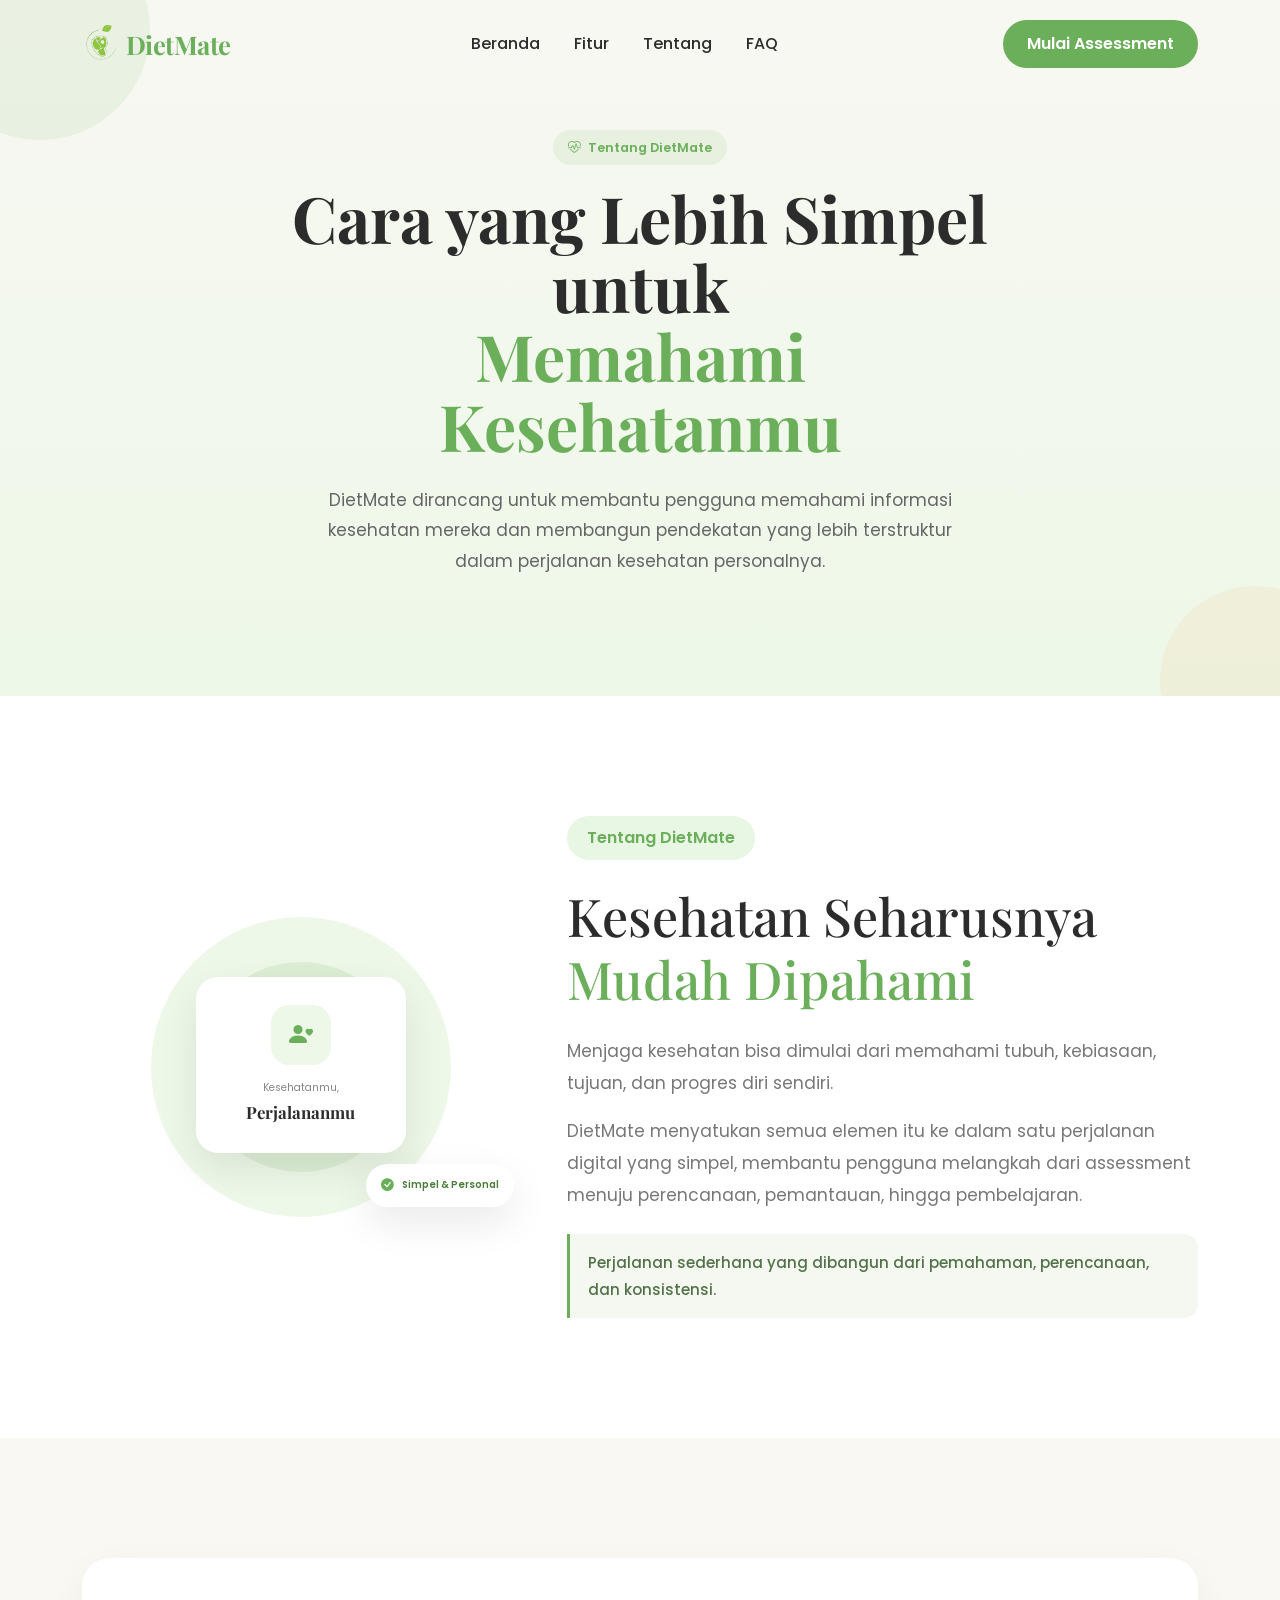
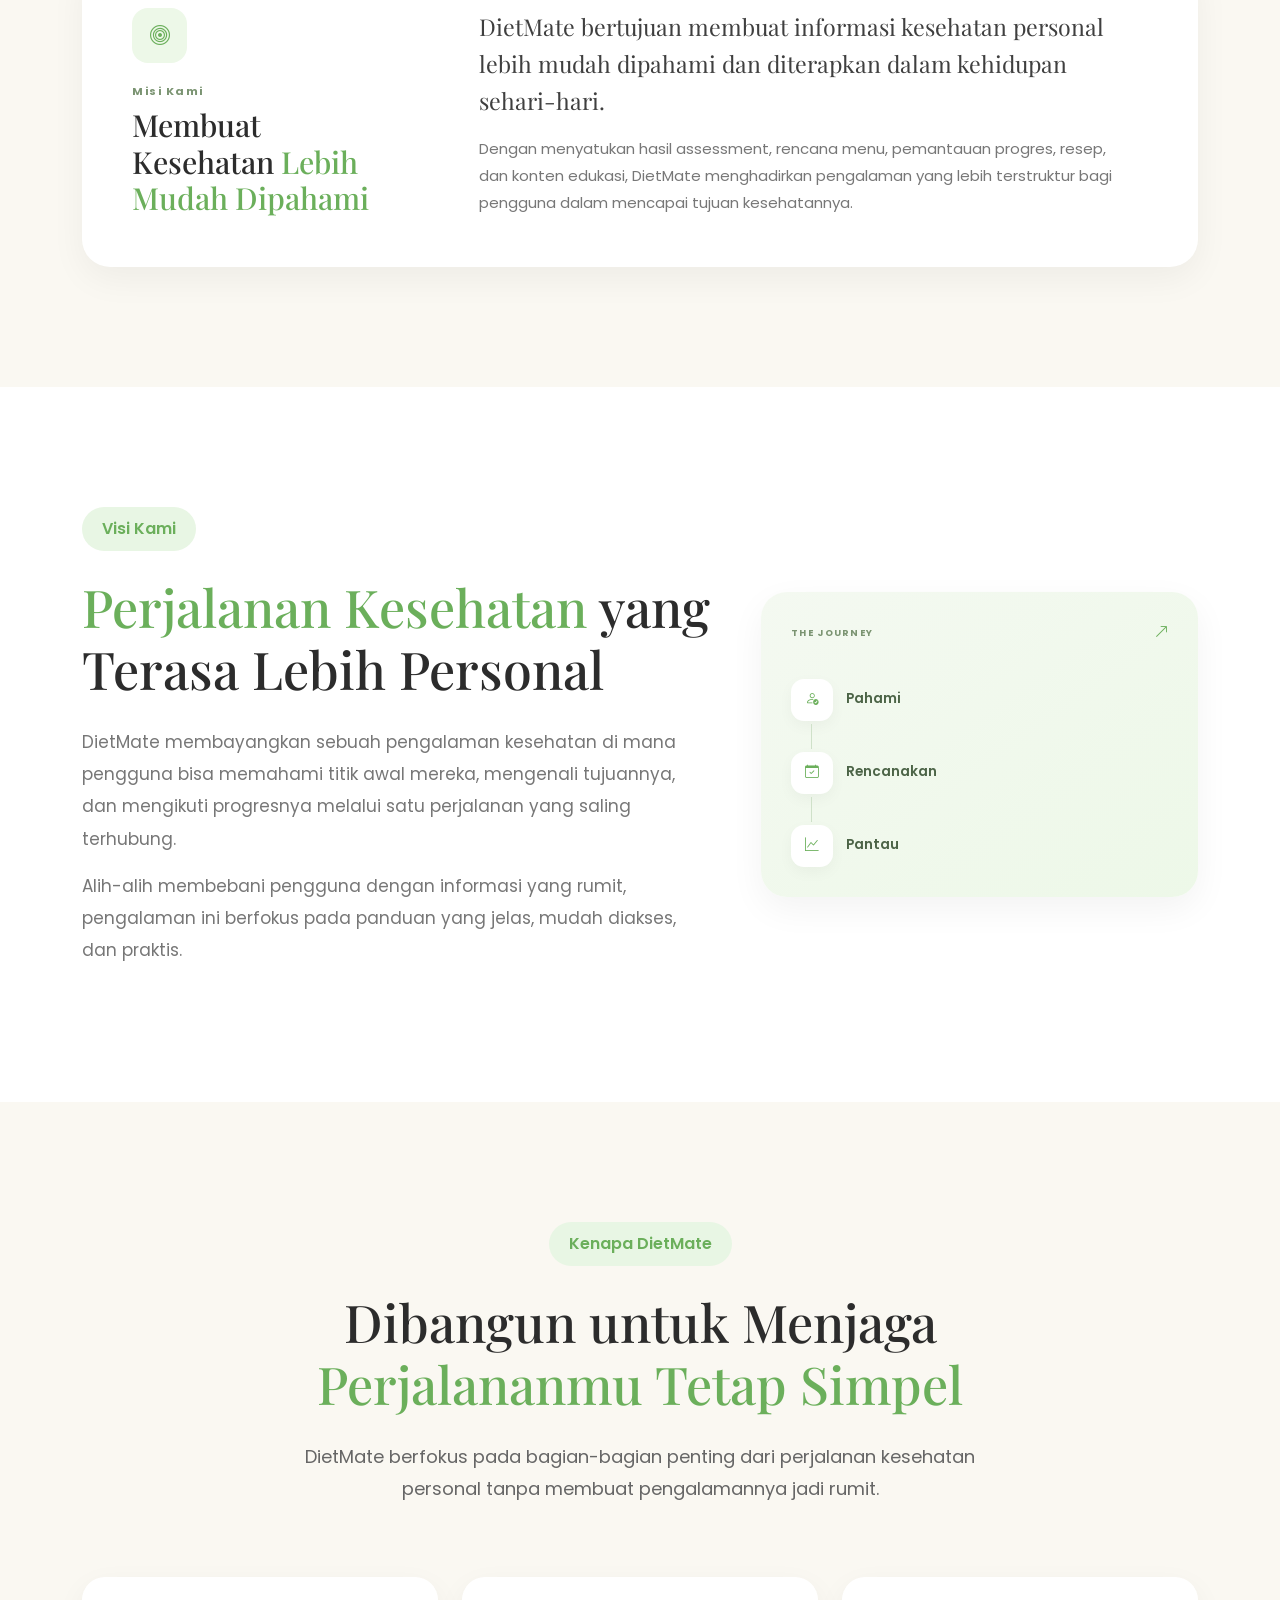
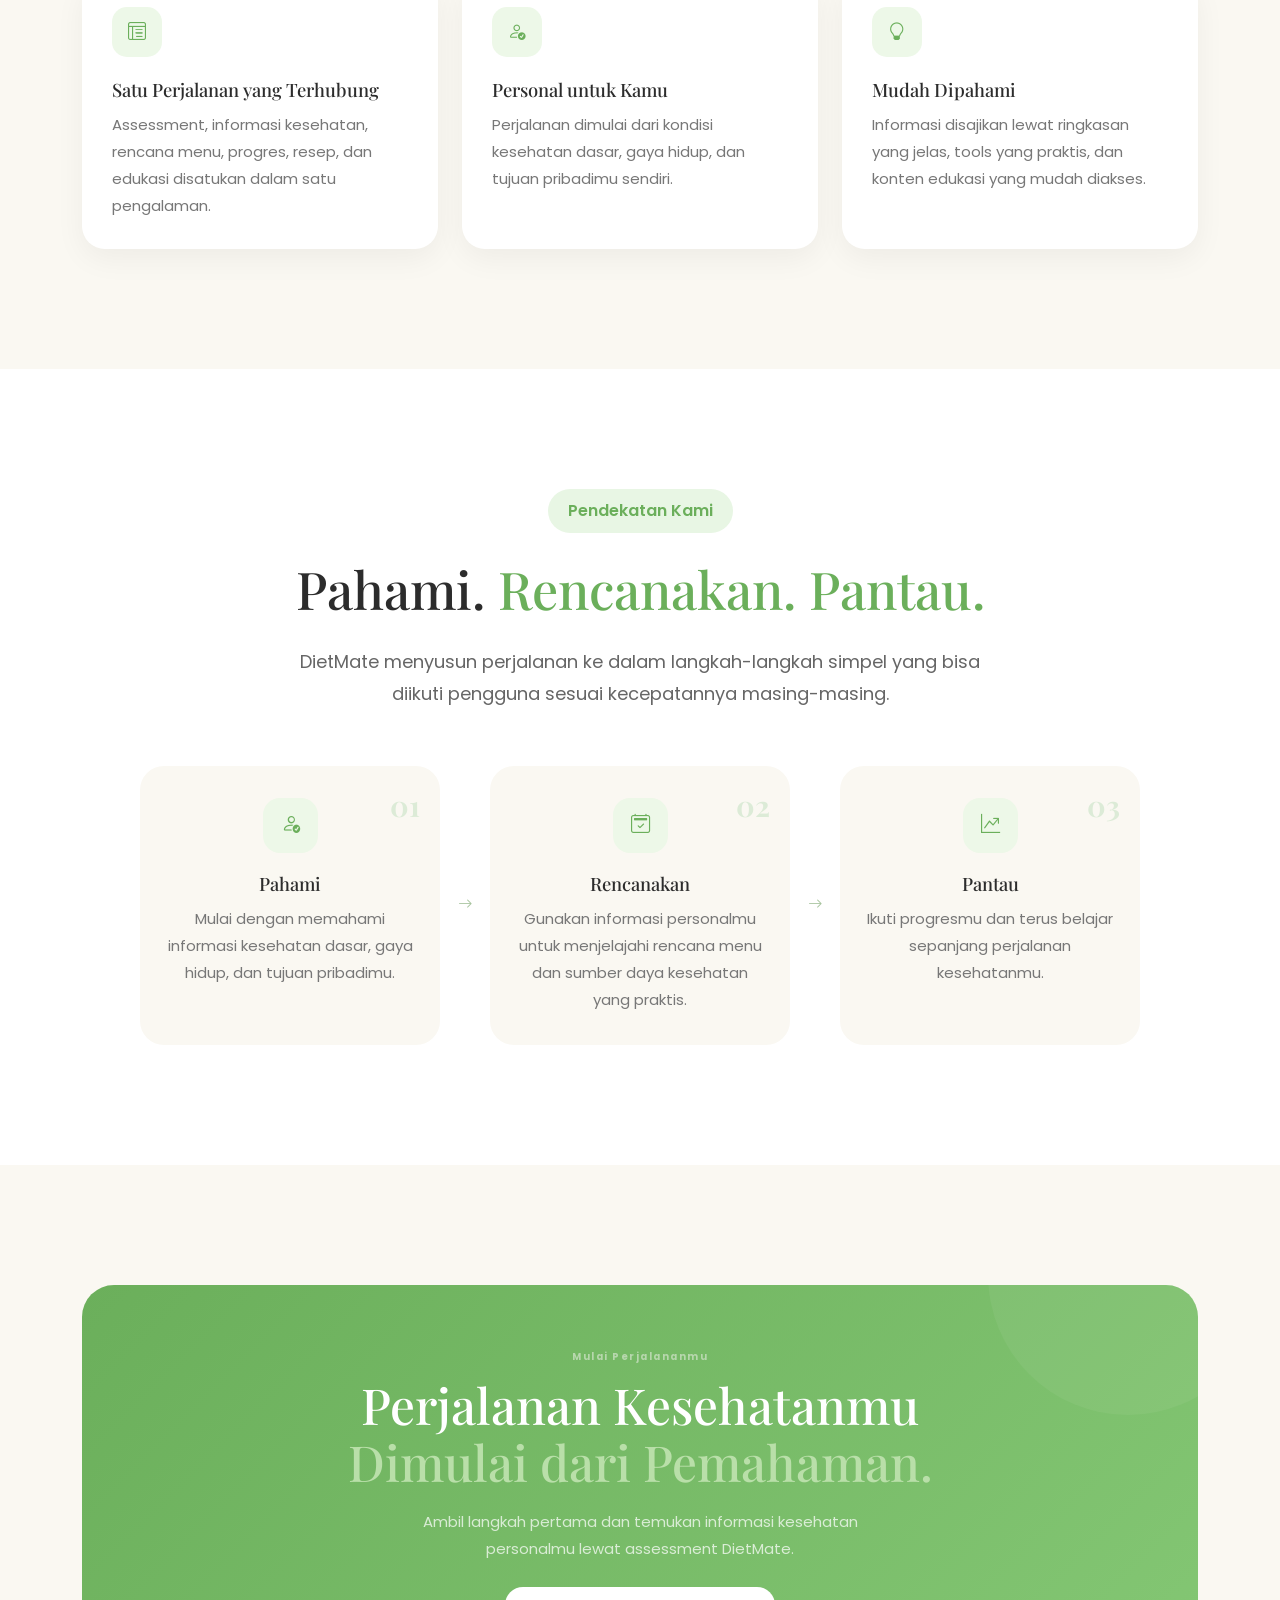
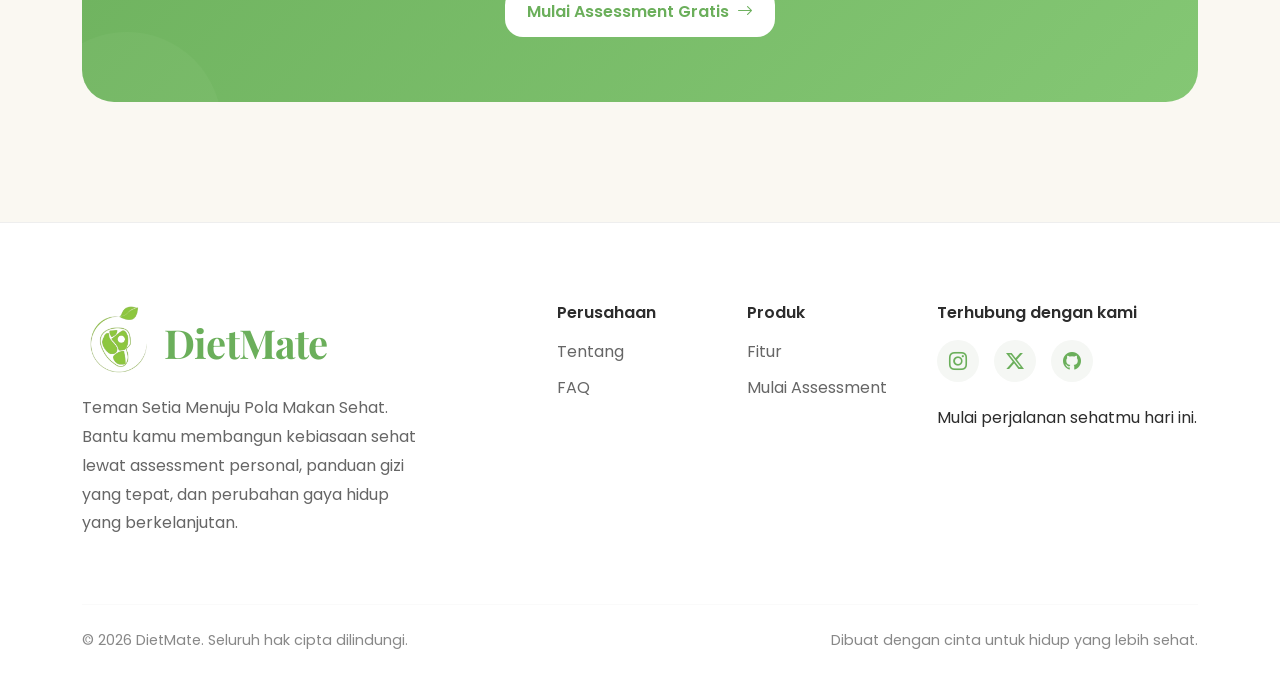
<file: about.html>
<!doctype html>
<html lang="en">
  <head>
    <meta charset="UTF-8" />

    <meta name="viewport" content="width=device-width, initial-scale=1.0" />

    <title>tentang | DietMate</title>

    <link
      href="https://cdn.jsdelivr.net/npm/bootstrap@5.3.7/dist/css/bootstrap.min.css"
      rel="stylesheet"
    />

    <link
      rel="stylesheet"
      href="https://cdn.jsdelivr.net/npm/bootstrap-icons@1.13.1/font/bootstrap-icons.min.css"
    />

    <link rel="preconnect" href="https://fonts.googleapis.com" />

    <link rel="preconnect" href="https://fonts.gstatic.com" crossorigin />

    <link
      href="https://fonts.googleapis.com/css2?family=Playfair+Display:wght@600;700&family=Poppins:wght@300;400;500;600;700&display=swap"
      rel="stylesheet"
    />

    <link href="https://unpkg.com/aos@2.3.4/dist/aos.css" rel="stylesheet" />

    <link rel="icon" type="image/x-icon" href="assets/images/logoo.png" />

    <link rel="stylesheet" href="css/style.css" />
    <link rel="stylesheet" href="css/navbar.css" />
    <link rel="stylesheet" href="css/footer.css" />
    <link rel="stylesheet" href="css/responsive.css" />

    <link rel="stylesheet" href="css/about.css" />
  </head>

  <body>
    <div id="navbar"></div>

    <main>
      <section class="about-hero">
        <div class="about-hero-decoration about-decoration-one"></div>
        <div class="about-hero-decoration about-decoration-two"></div>

        <div class="container">
          <div class="row justify-content-center text-center">
            <div class="col-lg-8">
              <span class="about-badge" data-aos="fade-up">
                <i class="bi bi-heart-pulse"></i>
                Tentang DietMate
              </span>

              <h1
                class="about-hero-title"
                data-aos="fade-up"
                data-aos-delay="100"
              >
                Cara yang Lebih Simpel untuk
                <span>Memahami Kesehatanmu</span>
              </h1>

              <p
                class="about-hero-description"
                data-aos="fade-up"
                data-aos-delay="200"
              >
                DietMate dirancang untuk membantu pengguna memahami informasi
                kesehatan mereka dan membangun pendekatan yang lebih terstruktur
                dalam perjalanan kesehatan personalnya.
              </p>
            </div>
          </div>
        </div>
      </section>

      <section class="about-intro">
        <div class="container">
          <div class="row align-items-center g-5">
            <div class="col-lg-5" data-aos="fade-right">
              <div class="about-intro-visual">
                <div class="about-visual-circle"></div>

                <div class="about-visual-card about-visual-card-main">
                  <div class="about-visual-icon">
                    <i class="bi bi-person-heart"></i>
                  </div>

                  <span> Kesehatanmu, </span>

                  <strong> Perjalananmu </strong>
                </div>

                <div class="about-visual-card about-visual-card-small">
                  <i class="bi bi-check-circle-fill"></i>

                  <span> Simpel & Personal </span>
                </div>
              </div>
            </div>

            <div class="col-lg-7" data-aos="fade-left">
              <span class="section-badge"> Tentang DietMate </span>

              <h2 class="section-title text-start">
                Kesehatan Seharusnya
                <span>Mudah Dipahami</span>
              </h2>

              <p class="about-text">
                Menjaga kesehatan bisa dimulai dari memahami tubuh, kebiasaan,
                tujuan, dan progres diri sendiri.
              </p>

              <p class="about-text">
                DietMate menyatukan semua elemen itu ke dalam satu perjalanan
                digital yang simpel, membantu pengguna melangkah dari assessment
                menuju perencanaan, pemantauan, hingga pembelajaran.
              </p>

              <div class="about-highlight">
                <p>
                  Perjalanan sederhana yang dibangun dari pemahaman,
                  perencanaan, dan konsistensi.
                </p>
              </div>
            </div>
          </div>
        </div>
      </section>

      <section class="about-mission">
        <div class="container">
          <div class="about-content-card" data-aos="fade-up">
            <div class="row align-items-center g-4">
              <div class="col-lg-4">
                <div class="about-section-icon">
                  <i class="bi bi-bullseye"></i>
                </div>

                <span class="about-eyebrow"> Misi Kami </span>

                <h2>
                  Membuat Kesehatan
                  <span>Lebih Mudah Dipahami</span>
                </h2>
              </div>

              <div class="col-lg-8">
                <p class="about-large-text">
                  DietMate bertujuan membuat informasi kesehatan personal lebih
                  mudah dipahami dan diterapkan dalam kehidupan sehari-hari.
                </p>

                <p class="about-muted-text">
                  Dengan menyatukan hasil assessment, rencana menu, pemantauan
                  progres, resep, dan konten edukasi, DietMate menghadirkan
                  pengalaman yang lebih terstruktur bagi pengguna dalam mencapai
                  tujuan kesehatannya.
                </p>
              </div>
            </div>
          </div>
        </div>
      </section>

      <section class="about-vision">
        <div class="container">
          <div class="row align-items-center g-5">
            <div class="col-lg-7 order-2 order-lg-1" data-aos="fade-right">
              <span class="section-badge"> Visi Kami </span>

              <h2 class="section-title text-start">
                <span>Perjalanan Kesehatan </span>
                yang Terasa Lebih Personal
              </h2>

              <p class="about-text">
                DietMate membayangkan sebuah pengalaman kesehatan di mana
                pengguna bisa memahami titik awal mereka, mengenali tujuannya,
                dan mengikuti progresnya melalui satu perjalanan yang saling
                terhubung.
              </p>

              <p class="about-text">
                Alih-alih membebani pengguna dengan informasi yang rumit,
                pengalaman ini berfokus pada panduan yang jelas, mudah diakses,
                dan praktis.
              </p>
            </div>

            <div class="col-lg-5 order-1 order-lg-2" data-aos="fade-left">
              <div class="vision-card">
                <div class="vision-card-top">
                  <span> THE JOURNEY </span>

                  <i class="bi bi-arrow-up-right"></i>
                </div>

                <div class="vision-path">
                  <div class="vision-step">
                    <div class="vision-step-icon">
                      <i class="bi bi-person-check"></i>
                    </div>

                    <span> Pahami </span>
                  </div>

                  <div class="vision-line"></div>

                  <div class="vision-step">
                    <div class="vision-step-icon">
                      <i class="bi bi-calendar-check"></i>
                    </div>

                    <span> Rencanakan </span>
                  </div>

                  <div class="vision-line"></div>

                  <div class="vision-step">
                    <div class="vision-step-icon">
                      <i class="bi bi-graph-up"></i>
                    </div>

                    <span> Pantau </span>
                  </div>
                </div>
              </div>
            </div>
          </div>
        </div>
      </section>

      <section class="about-why">
        <div class="container">
          <div class="section-heading text-center" data-aos="fade-up">
            <span class="section-badge"> Kenapa DietMate </span>

            <h2 class="section-title">
              Dibangun untuk Menjaga
              <span>Perjalananmu Tetap Simpel</span>
            </h2>

            <p class="section-description">
              DietMate berfokus pada bagian-bagian penting dari perjalanan
              kesehatan personal tanpa membuat pengalamannya jadi rumit.
            </p>
          </div>

          <div class="row g-4 mt-5">
            <div class="col-md-4" data-aos="fade-up">
              <div class="why-card">
                <div class="why-card-icon">
                  <i class="bi bi-layout-text-window-reverse"></i>
                </div>

                <h3>Satu Perjalanan yang Terhubung</h3>

                <p>
                  Assessment, informasi kesehatan, rencana menu, progres, resep,
                  dan edukasi disatukan dalam satu pengalaman.
                </p>
              </div>
            </div>

            <div class="col-md-4" data-aos="fade-up" data-aos-delay="100">
              <div class="why-card">
                <div class="why-card-icon">
                  <i class="bi bi-person-check"></i>
                </div>

                <h3>Personal untuk Kamu</h3>

                <p>
                  Perjalanan dimulai dari kondisi kesehatan dasar, gaya hidup,
                  dan tujuan pribadimu sendiri.
                </p>
              </div>
            </div>

            <div class="col-md-4" data-aos="fade-up" data-aos-delay="200">
              <div class="why-card">
                <div class="why-card-icon">
                  <i class="bi bi-lightbulb"></i>
                </div>

                <h3>Mudah Dipahami</h3>

                <p>
                  Informasi disajikan lewat ringkasan yang jelas, tools yang
                  praktis, dan konten edukasi yang mudah diakses.
                </p>
              </div>
            </div>
          </div>
        </div>
      </section>

      <section class="about-approach">
        <div class="container">
          <div class="section-heading text-center" data-aos="fade-up">
            <span class="section-badge"> Pendekatan Kami </span>

            <h2 class="section-title">
              Pahami.
              <span>Rencanakan. Pantau.</span>
            </h2>

            <p class="section-description">
              DietMate menyusun perjalanan ke dalam langkah-langkah simpel yang
              bisa diikuti pengguna sesuai kecepatannya masing-masing.
            </p>
          </div>

          <div class="approach-wrapper" data-aos="fade-up">
            <div class="approach-step">
              <div class="approach-number">01</div>

              <div class="approach-icon">
                <i class="bi bi-person-check"></i>
              </div>

              <h3>Pahami</h3>

              <p>
                Mulai dengan memahami informasi kesehatan dasar, gaya hidup, dan
                tujuan pribadimu.
              </p>
            </div>

            <div class="approach-connector">
              <i class="bi bi-arrow-right"></i>
            </div>

            <div class="approach-step">
              <div class="approach-number">02</div>

              <div class="approach-icon">
                <i class="bi bi-calendar2-check"></i>
              </div>

              <h3>Rencanakan</h3>

              <p>
                Gunakan informasi personalmu untuk menjelajahi rencana menu dan
                sumber daya kesehatan yang praktis.
              </p>
            </div>

            <div class="approach-connector">
              <i class="bi bi-arrow-right"></i>
            </div>

            <div class="approach-step">
              <div class="approach-number">03</div>

              <div class="approach-icon">
                <i class="bi bi-graph-up-arrow"></i>
              </div>

              <h3>Pantau</h3>

              <p>
                Ikuti progresmu dan terus belajar sepanjang perjalanan
                kesehatanmu.
              </p>
            </div>
          </div>
        </div>
      </section>

      <section class="about-cta">
        <div class="container">
          <div class="about-cta-card" data-aos="fade-up">
            <div class="about-cta-content">
              <span> Mulai Perjalananmu </span>

              <h2>
                Perjalanan Kesehatanmu
                <span>Dimulai dari Pemahaman.</span>
              </h2>

              <p>
                Ambil langkah pertama dan temukan informasi kesehatan personalmu
                lewat assessment DietMate.
              </p>

              <a href="pages/assessment.html" class="btn about-cta-button">
                Mulai Assessment Gratis
                <i class="bi bi-arrow-right"></i>
              </a>
            </div>
          </div>
        </div>
      </section>
    </main>

    <div id="footer"></div>

    <script src="https://cdn.jsdelivr.net/npm/bootstrap@5.3.7/dist/js/bootstrap.bundle.min.js"></script>

    <script src="https://unpkg.com/aos@2.3.4/dist/aos.js"></script>

    <script>
      AOS.init({
        duration: 700,
        once: true,
      });
    </script>

    <script src="components/navbar.js"></script>
    <script src="components/footer.js"></script>

    <script src="js/about/about.js"></script>
  </body>
</html>
</file>
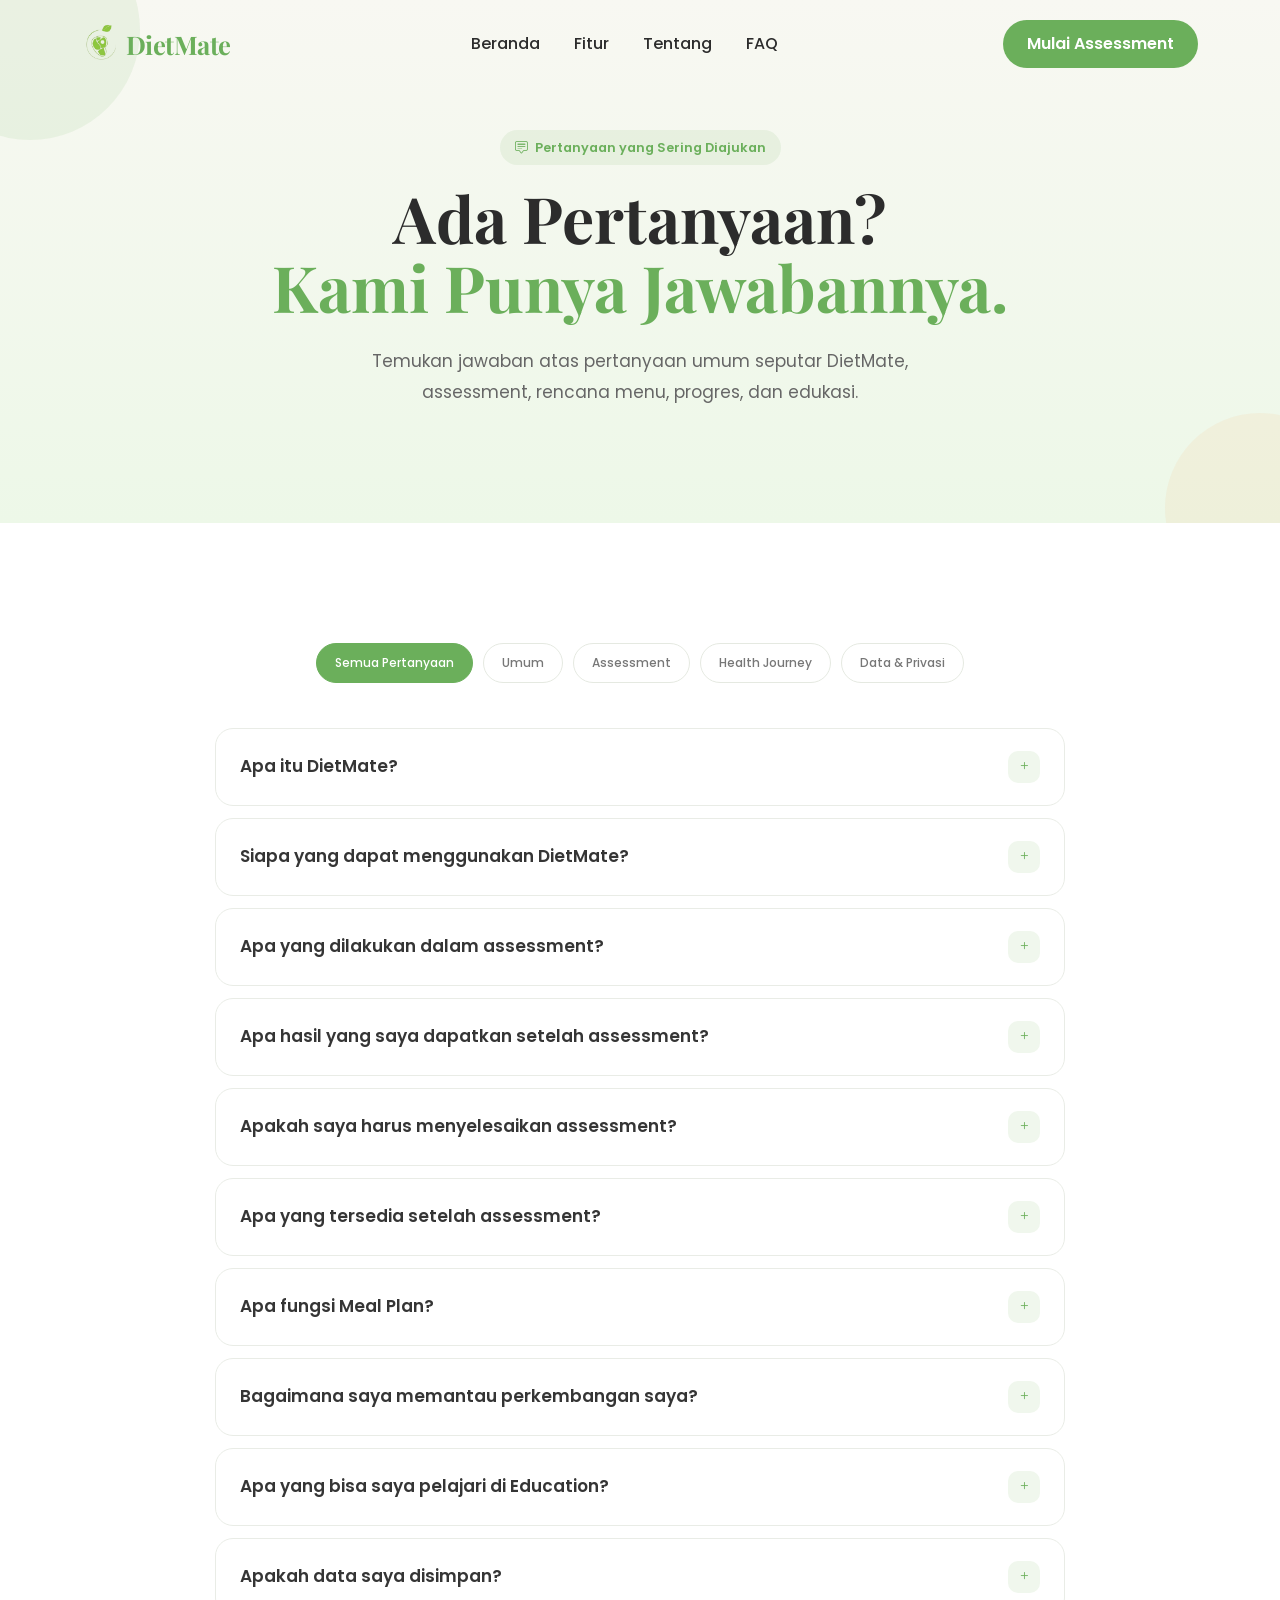
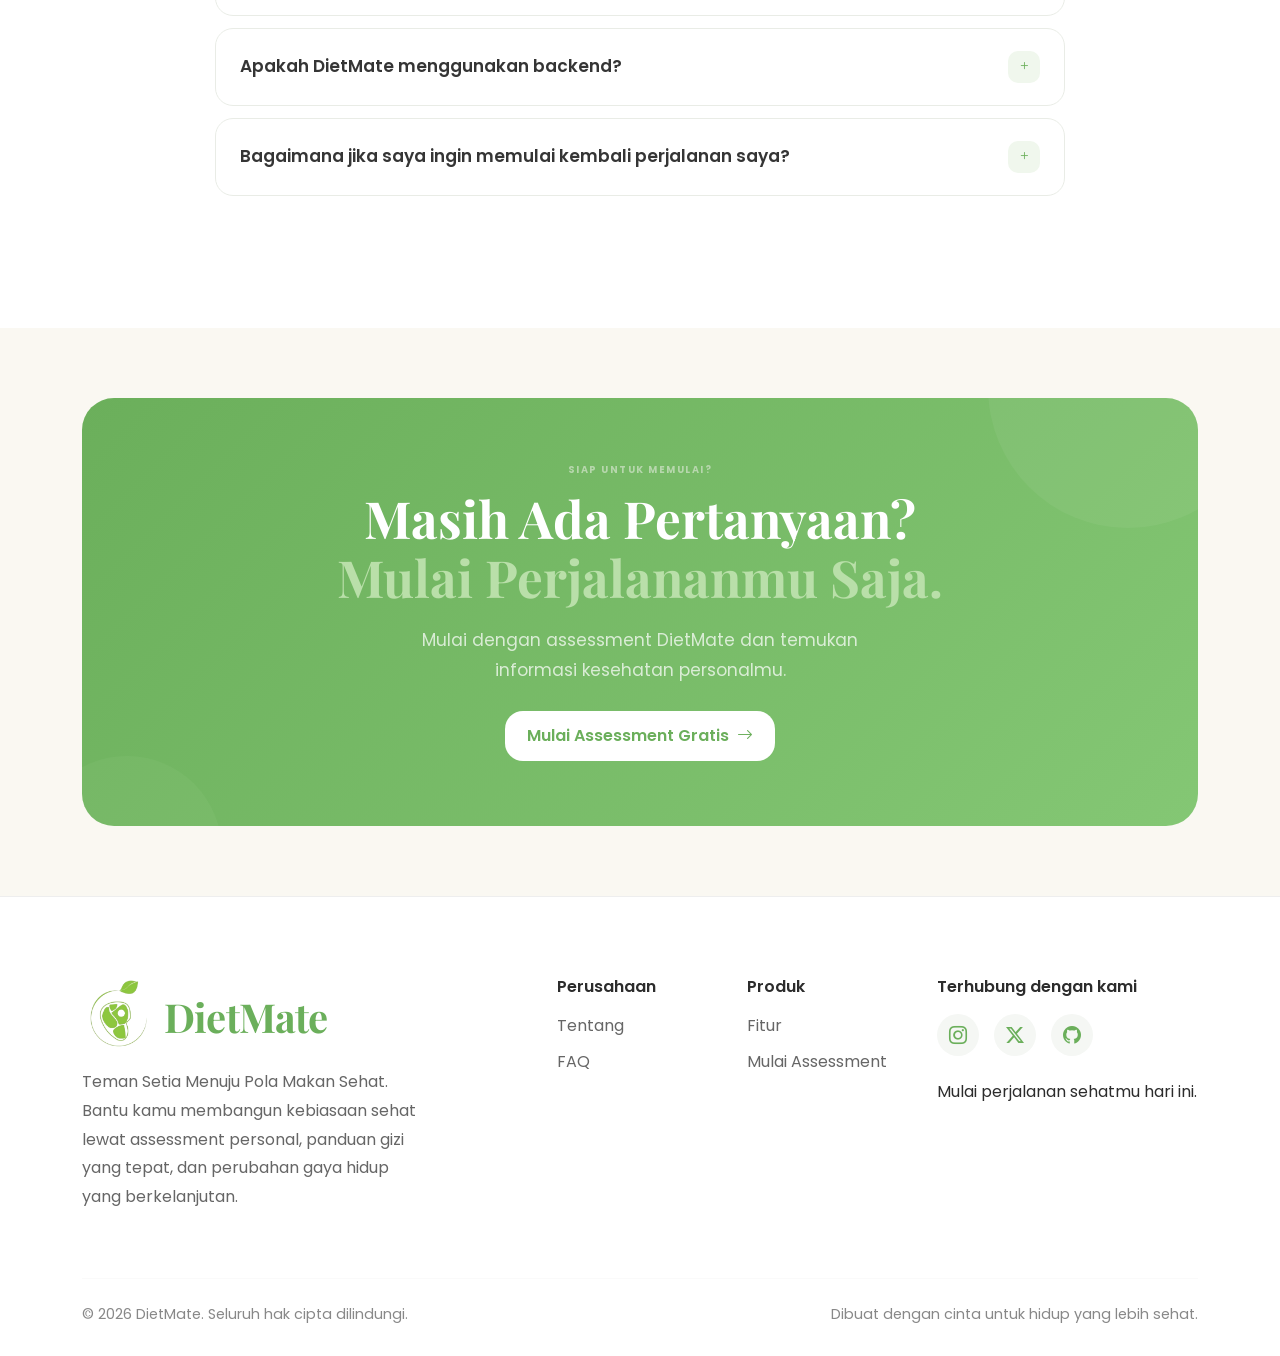
<file: faq.html>
<!doctype html>
<html lang="en">
  <head>
    <meta charset="UTF-8" />

    <meta name="viewport" content="width=device-width, initial-scale=1.0" />

    <title>FAQ | DietMate</title>

    <link
      href="https://cdn.jsdelivr.net/npm/bootstrap@5.3.7/dist/css/bootstrap.min.css"
      rel="stylesheet"
    />

    <link
      rel="stylesheet"
      href="https://cdn.jsdelivr.net/npm/bootstrap-icons@1.13.1/font/bootstrap-icons.min.css"
    />

    <link rel="preconnect" href="https://fonts.googleapis.com" />

    <link rel="preconnect" href="https://fonts.gstatic.com" crossorigin />

    <link
      href="https://fonts.googleapis.com/css2?family=Playfair+Display:wght@600;700&family=Poppins:wght@300;400;500;600;700&display=swap"
      rel="stylesheet"
    />

    <link href="https://unpkg.com/aos@2.3.4/dist/aos.css" rel="stylesheet" />

    <link rel="icon" type="image/x-icon" href="assets/images/logoo.png" />

    <link rel="stylesheet" href="css/style.css" />
    <link rel="stylesheet" href="css/navbar.css" />
    <link rel="stylesheet" href="css/footer.css" />
    <link rel="stylesheet" href="css/responsive.css" />

    <link rel="stylesheet" href="css/faq.css" />
  </head>

  <body>
    <div id="navbar"></div>

    <main>
      <section class="faq-hero">
        <div class="faq-hero-decoration faq-decoration-one"></div>
        <div class="faq-hero-decoration faq-decoration-two"></div>

        <div class="container">
          <div class="row justify-content-center text-center">
            <div class="col-lg-8">
              <span class="faq-badge" data-aos="fade-up">
                <i class="bi bi-chat-square-text"></i>
                Pertanyaan yang Sering Diajukan
              </span>

              <h1
                class="faq-hero-title"
                data-aos="fade-up"
                data-aos-delay="100"
              >
                Ada Pertanyaan?
                <span>Kami Punya Jawabannya.</span>
              </h1>

              <p
                class="faq-hero-description"
                data-aos="fade-up"
                data-aos-delay="200"
              >
                Temukan jawaban atas pertanyaan umum seputar DietMate,
                assessment, rencana menu, progres, dan edukasi.
              </p>
            </div>
          </div>
        </div>
      </section>

      <section class="faq-section">
        <div class="container">

          <div class="faq-categories" data-aos="fade-up">
            <button class="faq-category active" data-category="all">
              Semua Pertanyaan
            </button>

            <button class="faq-category" data-category="general">
              Umum
            </button>

            <button class="faq-category" data-category="assessment">
              Assessment
            </button>

            <button class="faq-category" data-category="journey">
              Health Journey
            </button>

            <button class="faq-category" data-category="privacy">
              Data & Privasi
            </button>
          </div>

          <div
            id="faq-list"
            class="faq-list"
            data-aos="fade-up"
            data-aos-delay="100"
          >
          </div>

          <div id="faq-empty" class="faq-empty d-none">
            <div class="faq-empty-icon">
              <i class="bi bi-search"></i>
            </div>

            <h3>Pertanyaan tidak ditemukan </h3>

            <p>Coba pilih kategori lain.</p>
          </div>
        </div>
      </section>

      <section class="faq-cta">
        <div class="container">
          <div class="faq-cta-card" data-aos="fade-up">
            <div class="faq-cta-content">
              <span> SIAP UNTUK MEMULAI? </span>

              <h2>
                Masih Ada Pertanyaan? 
                <span>Mulai Perjalananmu Saja.</span>
              </h2>

              <p>
                Mulai dengan assessment DietMate dan temukan informasi kesehatan personalmu.
              </p>

              <a href="pages/assessment.html" class="btn faq-cta-button">
                Mulai Assessment Gratis
                <i class="bi bi-arrow-right"></i>
              </a>
            </div>
          </div>
        </div>
      </section>
    </main>

    <div id="footer"></div>

    <script src="https://cdn.jsdelivr.net/npm/bootstrap@5.3.7/dist/js/bootstrap.bundle.min.js"></script>

    <script src="https://unpkg.com/aos@2.3.4/dist/aos.js"></script>

    <script>
      AOS.init({
        duration: 700,
        once: true,
      });
    </script>

    <script src="components/navbar.js"></script>
    <script src="components/footer.js"></script>

    <script src="js/data/faqs.js"></script>
    <script src="js/faq/faq.js"></script>
  </body>
</html>
</file>
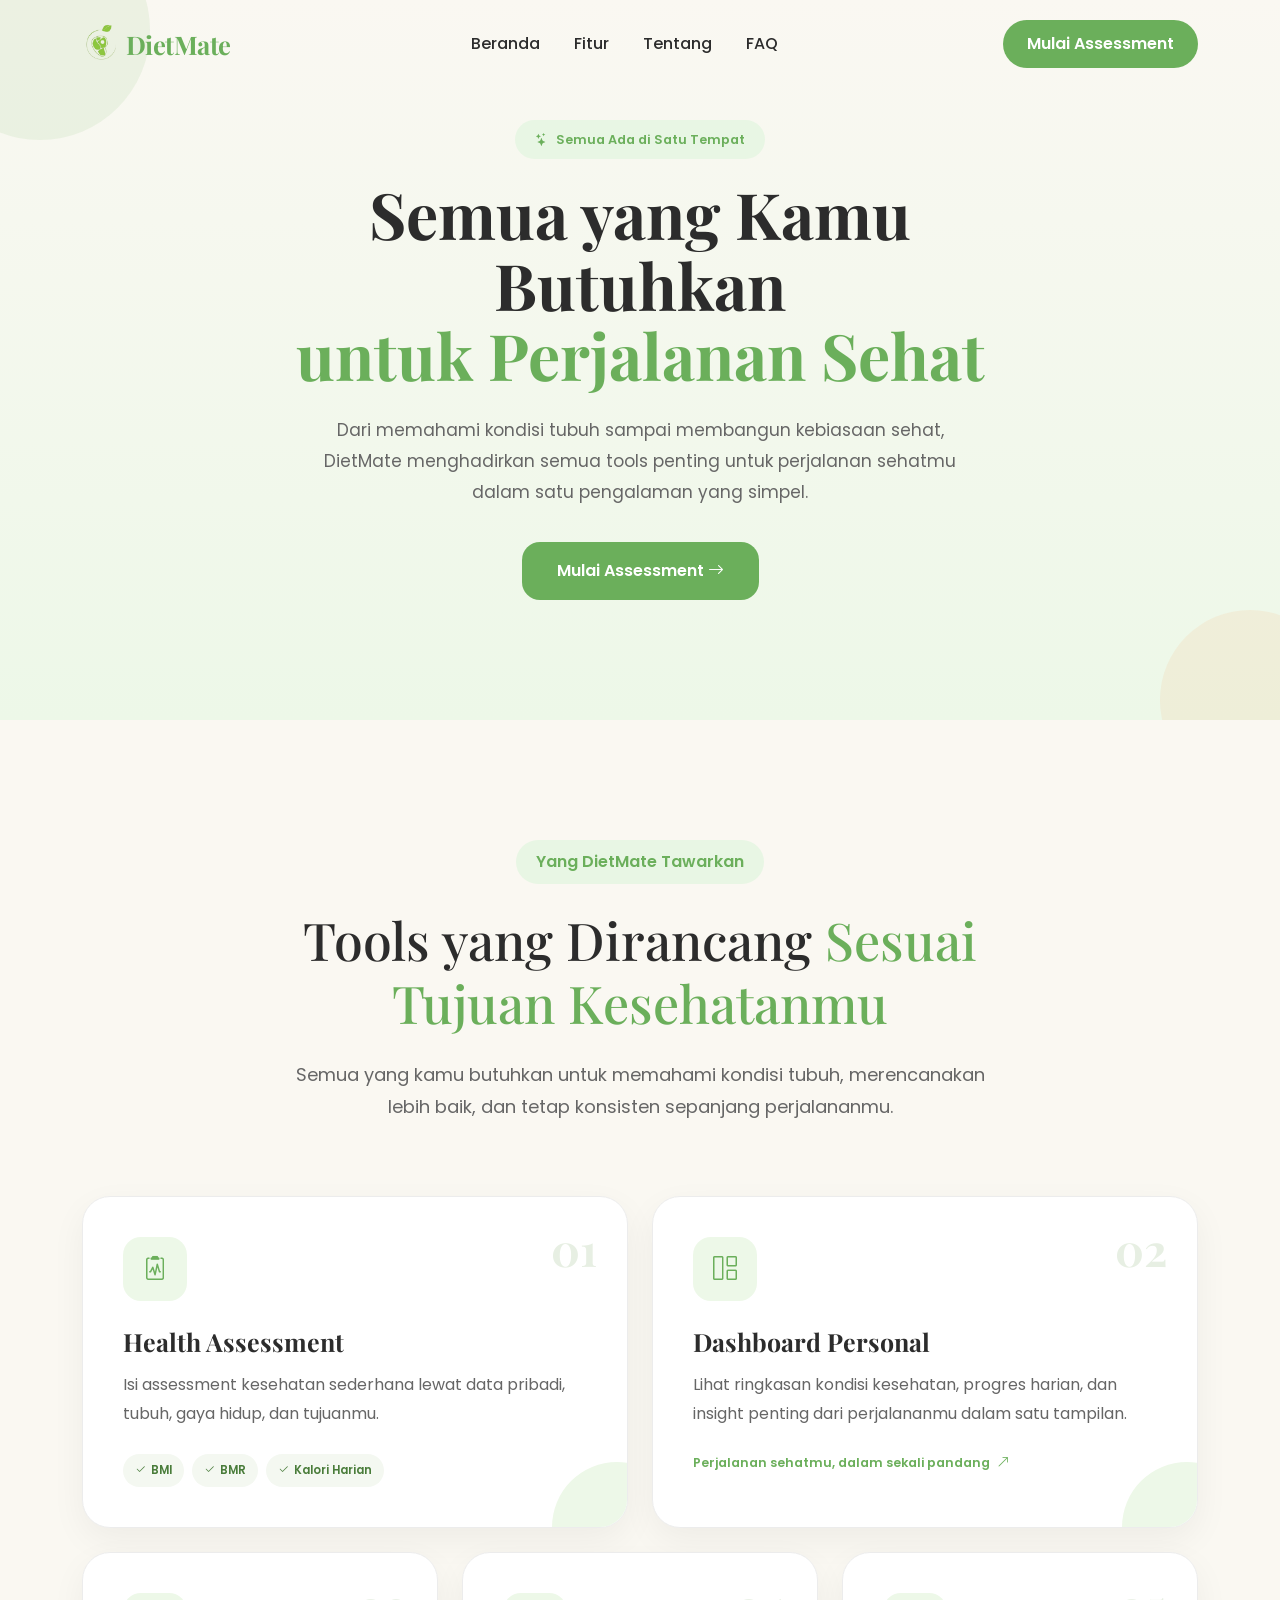
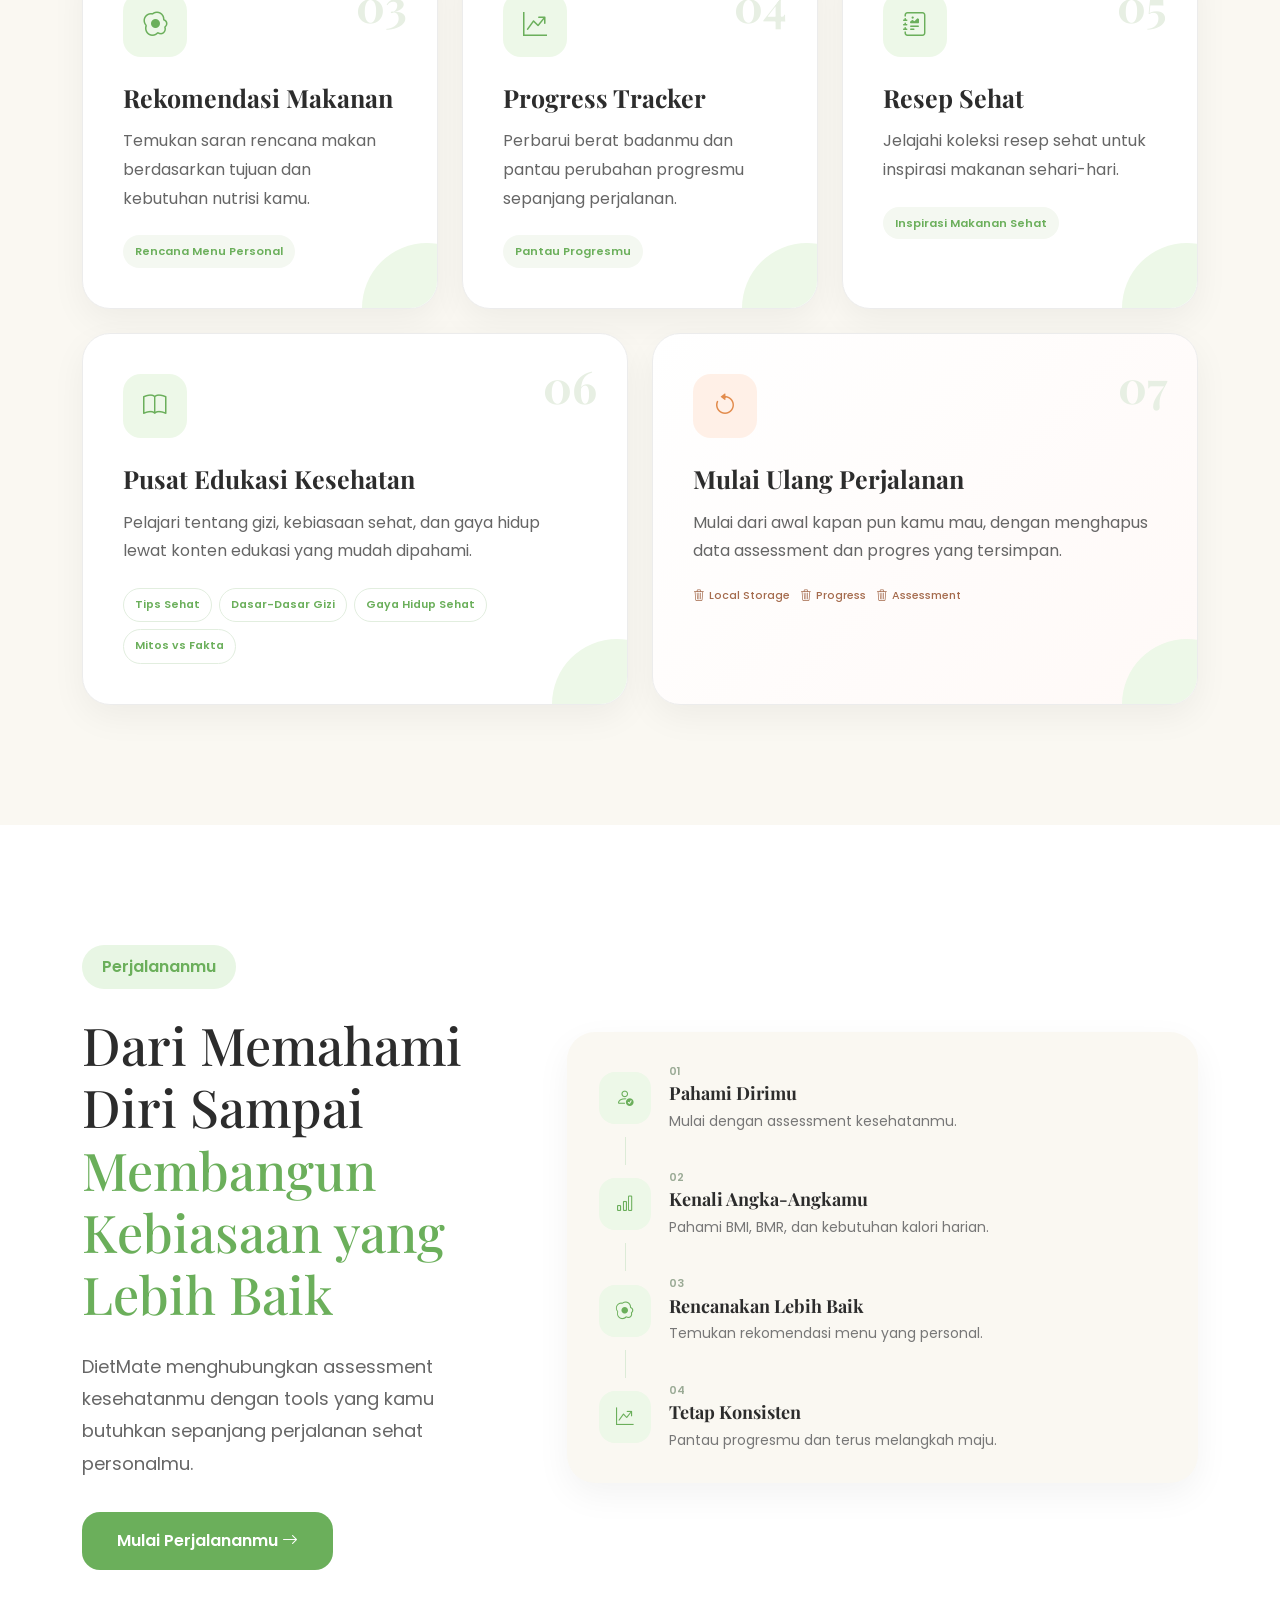
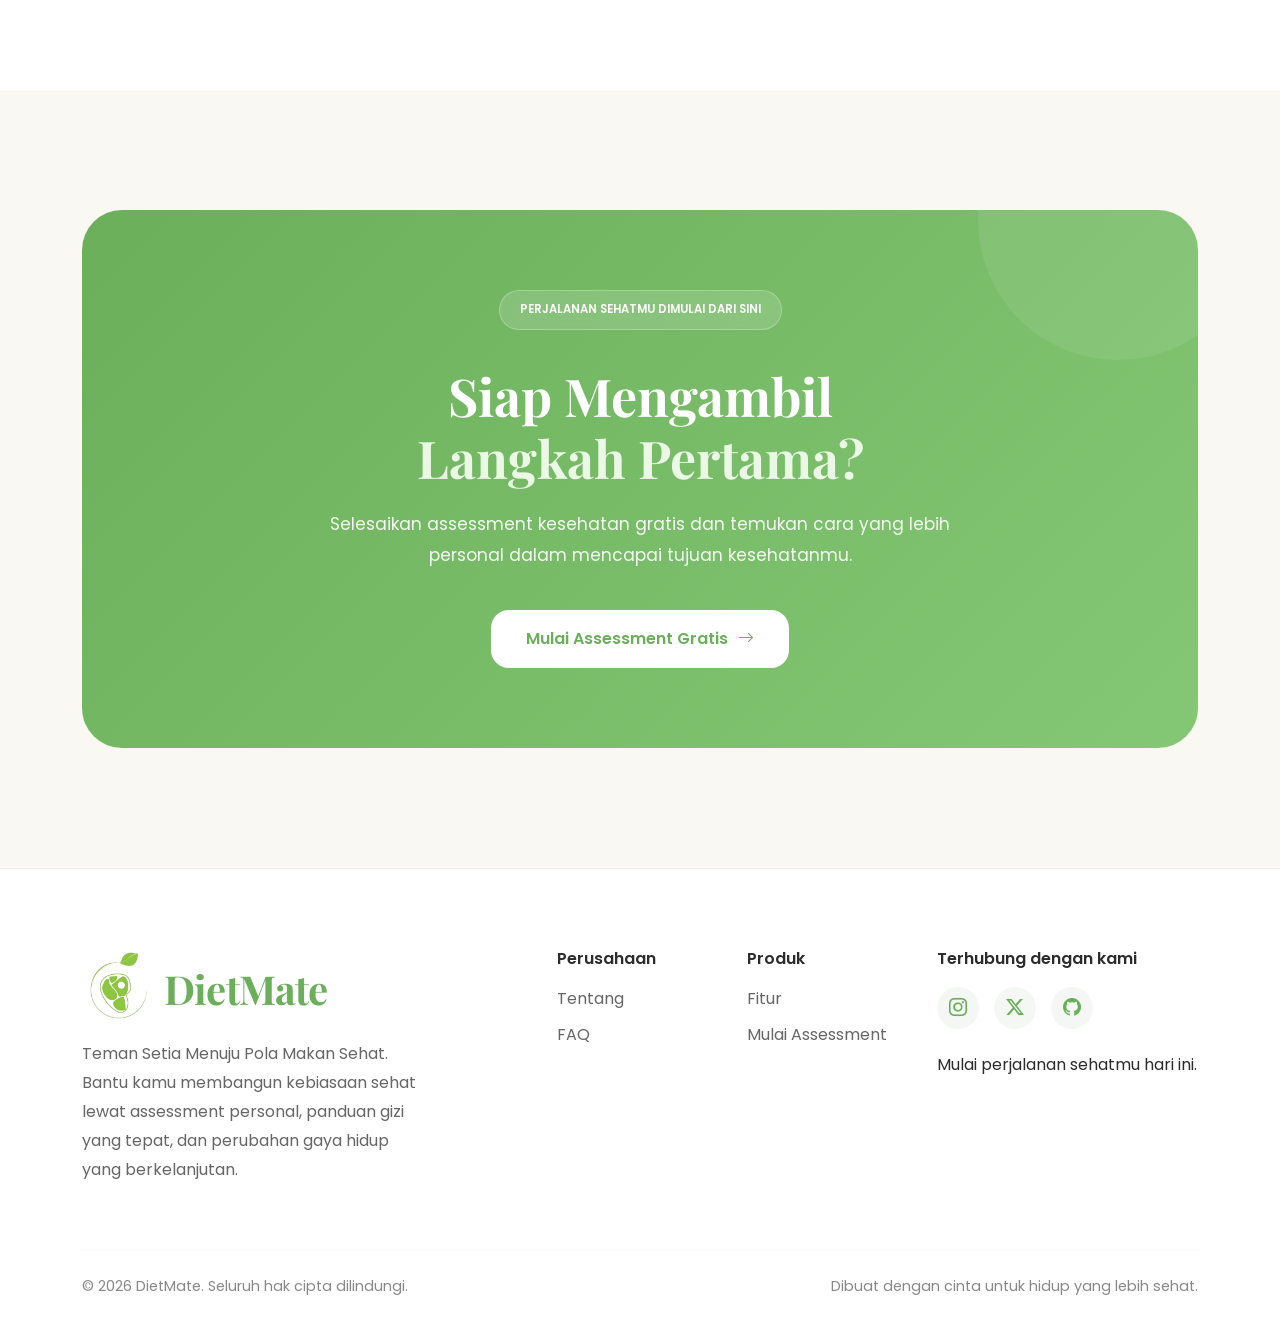
<file: features.html>
<!doctype html>
<html lang="en">
  <head>
    <meta charset="UTF-8" />
    <meta name="viewport" content="width=device-width, initial-scale=1.0" />

    <title>Fitur | DietMate</title>

    <link
      href="https://cdn.jsdelivr.net/npm/bootstrap@5.3.7/dist/css/bootstrap.min.css"
      rel="stylesheet"
    />

    <link
      rel="stylesheet"
      href="https://cdn.jsdelivr.net/npm/bootstrap-icons@1.13.1/font/bootstrap-icons.min.css"
    />

    <link rel="preconnect" href="https://fonts.googleapis.com" />

    <link rel="preconnect" href="https://fonts.gstatic.com" crossorigin />

    <link
      href="https://fonts.googleapis.com/css2?family=Playfair+Display:wght@600;700&family=Poppins:wght@300;400;500;600;700&display=swap"
      rel="stylesheet"
    />

    <link href="https://unpkg.com/aos@2.3.4/dist/aos.css" rel="stylesheet" />

    <link rel="icon" type="image/x-icon" href="assets/images/logoo.png" />

    <link rel="stylesheet" href="css/style.css" />
    <link rel="stylesheet" href="css/navbar.css" />
    <link rel="stylesheet" href="css/footer.css" />
    <link rel="stylesheet" href="css/responsive.css" />

    <link rel="stylesheet" href="css/features.css" />
  </head>

  <body>
    <div id="navbar"></div>

    <main>
      <section class="features-hero">
        <div class="features-hero-decoration features-decoration-one"></div>
        <div class="features-hero-decoration features-decoration-two"></div>

        <div class="container">
          <div class="row justify-content-center text-center">
            <div class="col-lg-8">
              <span class="features-badge" data-aos="fade-up">
                <i class="bi bi-stars"></i>
                Semua Ada di Satu Tempat
              </span>

              <h1
                class="features-hero-title"
                data-aos="fade-up"
                data-aos-delay="100"
              >
                Semua yang Kamu Butuhkan
                <span>untuk Perjalanan Sehat</span>
              </h1>

              <p
                class="features-hero-description"
                data-aos="fade-up"
                data-aos-delay="200"
              >
                Dari memahami kondisi tubuh sampai membangun kebiasaan sehat,
                DietMate menghadirkan semua tools penting untuk perjalanan
                sehatmu dalam satu pengalaman yang simpel.
              </p>

              <div
                class="features-hero-action"
                data-aos="fade-up"
                data-aos-delay="300"
              >
                <a href="pages/assessment.html" class="btn btn-primary-custom">
                  Mulai Assessment
                  <i class="bi bi-arrow-right"></i>
                </a>
              </div>
            </div>
          </div>
        </div>
      </section>

      <section class="features-showcase">
        <div class="container">
          <div class="section-heading text-center" data-aos="fade-up">
            <span class="section-badge"> Yang DietMate Tawarkan </span>

            <h2 class="section-title">
              Tools yang Dirancang
              <span>Sesuai Tujuan Kesehatanmu</span>
            </h2>

            <p class="section-description">
              Semua yang kamu butuhkan untuk memahami kondisi tubuh,
              merencanakan lebih baik, dan tetap konsisten sepanjang
              perjalananmu.
            </p>
          </div>

          <div class="row g-4 mt-5">
            <div class="col-lg-6" data-aos="fade-up">
              <div class="features-card features-card-large">
                <div class="features-card-icon">
                  <i class="bi bi-clipboard2-pulse"></i>
                </div>

                <div class="features-card-number">01</div>

                <h3>Health Assessment</h3>

                <p>
                  Isi assessment kesehatan sederhana lewat data pribadi, tubuh,
                  gaya hidup, dan tujuanmu.
                </p>

                <div class="features-output">
                  <span>
                    <i class="bi bi-check2"></i>
                    BMI
                  </span>

                  <span>
                    <i class="bi bi-check2"></i>
                    BMR
                  </span>

                  <span>
                    <i class="bi bi-check2"></i>
                    Kalori Harian
                  </span>
                </div>
              </div>
            </div>

            <div class="col-lg-6" data-aos="fade-up" data-aos-delay="100">
              <div class="features-card features-card-large">
                <div class="features-card-icon">
                  <i class="bi bi-grid-1x2"></i>
                </div>

                <div class="features-card-number">02</div>

                <h3>Dashboard Personal</h3>

                <p>
                  Lihat ringkasan kondisi kesehatan, progres harian, dan insight
                  penting dari perjalananmu dalam satu tampilan.
                </p>

                <div class="features-card-link">
                  Perjalanan sehatmu, dalam sekali pandang
                  <i class="bi bi-arrow-up-right"></i>
                </div>
              </div>
            </div>

            <div class="col-lg-4" data-aos="fade-up">
              <div class="features-card">
                <div class="features-card-icon">
                  <i class="bi bi-egg-fried"></i>
                </div>

                <div class="features-card-number">03</div>

                <h3>Rekomendasi Makanan</h3>

                <p>
                  Temukan saran rencana makan berdasarkan tujuan dan kebutuhan
                  nutrisi kamu.
                </p>

                <div class="features-mini-label">Rencana Menu Personal</div>
              </div>
            </div>

            <div class="col-lg-4" data-aos="fade-up" data-aos-delay="100">
              <div class="features-card">
                <div class="features-card-icon">
                  <i class="bi bi-graph-up-arrow"></i>
                </div>

                <div class="features-card-number">04</div>

                <h3>Progress Tracker</h3>

                <p>
                  Perbarui berat badanmu dan pantau perubahan progresmu
                  sepanjang perjalanan.
                </p>

                <div class="features-mini-label">Pantau Progresmu</div>
              </div>
            </div>

            <div class="col-lg-4" data-aos="fade-up" data-aos-delay="200">
              <div class="features-card">
                <div class="features-card-icon">
                  <i class="bi bi-journal-richtext"></i>
                </div>

                <div class="features-card-number">05</div>

                <h3>Resep Sehat</h3>

                <p>
                  Jelajahi koleksi resep sehat untuk inspirasi makanan
                  sehari-hari.
                </p>

                <div class="features-mini-label">Inspirasi Makanan Sehat</div>
              </div>
            </div>

            <div class="col-lg-6" data-aos="fade-up">
              <div class="features-card features-card-large">
                <div class="features-card-icon">
                  <i class="bi bi-book"></i>
                </div>

                <div class="features-card-number">06</div>

                <h3>Pusat Edukasi Kesehatan</h3>

                <p>
                  Pelajari tentang gizi, kebiasaan sehat, dan gaya hidup lewat
                  konten edukasi yang mudah dipahami.
                </p>

                <div class="education-topics">
                  <span>Tips Sehat</span>
                  <span>Dasar-Dasar Gizi</span>
                  <span>Gaya Hidup Sehat</span>
                  <span>Mitos vs Fakta</span>
                </div>
              </div>
            </div>

            <div class="col-lg-6" data-aos="fade-up" data-aos-delay="100">
              <div
                class="features-card features-card-large features-card-reset"
              >
                <div class="features-card-icon">
                  <i class="bi bi-arrow-counterclockwise"></i>
                </div>

                <div class="features-card-number">07</div>

                <h3>Mulai Ulang Perjalanan</h3>

                <p>
                  Mulai dari awal kapan pun kamu mau, dengan menghapus data
                  assessment dan progres yang tersimpan.
                </p>

                <div class="reset-info">
                  <span>
                    <i class="bi bi-trash3"></i>
                    Local Storage
                  </span>

                  <span>
                    <i class="bi bi-trash3"></i>
                    Progress
                  </span>

                  <span>
                    <i class="bi bi-trash3"></i>
                    Assessment
                  </span>
                </div>
              </div>
            </div>
          </div>
        </div>
      </section>

      <section class="features-journey">
        <div class="container">
          <div class="row align-items-center g-5">
            <div class="col-lg-5" data-aos="fade-right">
              <span class="section-badge"> Perjalananmu </span>

              <h2 class="section-title text-start">
                Dari Memahami Diri Sampai
                <span>Membangun Kebiasaan yang Lebih Baik</span>
              </h2>

              <p class="section-description text-start">
                DietMate menghubungkan assessment kesehatanmu dengan tools yang
                kamu butuhkan sepanjang perjalanan sehat personalmu.
              </p>

              <a
                href="pages/assessment.html"
                class="btn btn-primary-custom mt-3"
              >
                Mulai Perjalananmu
                <i class="bi bi-arrow-right"></i>
              </a>
            </div>

            <div class="col-lg-7" data-aos="fade-left">
              <div class="journey-flow">
                <div class="journey-flow-item">
                  <div class="journey-flow-icon">
                    <i class="bi bi-person-check"></i>
                  </div>

                  <div>
                    <span>01</span>
                    <h4>Pahami Dirimu</h4>
                    <p>Mulai dengan assessment kesehatanmu.</p>
                  </div>
                </div>

                <div class="journey-flow-line"></div>

                <div class="journey-flow-item">
                  <div class="journey-flow-icon">
                    <i class="bi bi-bar-chart"></i>
                  </div>

                  <div>
                    <span>02</span>
                    <h4>Kenali Angka-Angkamu</h4>
                    <p>Pahami BMI, BMR, dan kebutuhan kalori harian.</p>
                  </div>
                </div>

                <div class="journey-flow-line"></div>

                <div class="journey-flow-item">
                  <div class="journey-flow-icon">
                    <i class="bi bi-egg-fried"></i>
                  </div>

                  <div>
                    <span>03</span>
                    <h4>Rencanakan Lebih Baik</h4>
                    <p>Temukan rekomendasi menu yang personal.</p>
                  </div>
                </div>

                <div class="journey-flow-line"></div>

                <div class="journey-flow-item">
                  <div class="journey-flow-icon">
                    <i class="bi bi-graph-up-arrow"></i>
                  </div>

                  <div>
                    <span>04</span>
                    <h4>Tetap Konsisten</h4>
                    <p>Pantau progresmu dan terus melangkah maju.</p>
                  </div>
                </div>
              </div>
            </div>
          </div>
        </div>
      </section>

      <section class="features-cta">
        <div class="container">
          <div class="features-cta-card" data-aos="fade-up">
            <div class="features-cta-decoration"></div>

            <div class="features-cta-content">
              <span class="features-cta-label">
                PERJALANAN SEHATMU DIMULAI DARI SINI
              </span>

              <h2>
                Siap Mengambil
                <span>Langkah Pertama?</span>
              </h2>

              <p>
                Selesaikan assessment kesehatan gratis dan temukan cara yang
                lebih personal dalam mencapai tujuan kesehatanmu.
              </p>

              <a href="pages/assessment.html" class="btn features-cta-button">
                Mulai Assessment Gratis
                <i class="bi bi-arrow-right"></i>
              </a>
            </div>
          </div>
        </div>
      </section>
    </main>

    <div id="footer"></div>

    <script src="https://cdn.jsdelivr.net/npm/bootstrap@5.3.7/dist/js/bootstrap.bundle.min.js"></script>

    <script src="https://unpkg.com/aos@2.3.4/dist/aos.js"></script>

    <script>
      AOS.init({
        duration: 700,
        once: true,
      });
    </script>

    <script src="components/navbar.js"></script>
    <script src="components/footer.js"></script>

    <script src="js/features/features.js"></script>
  </body>
</html>
</file>
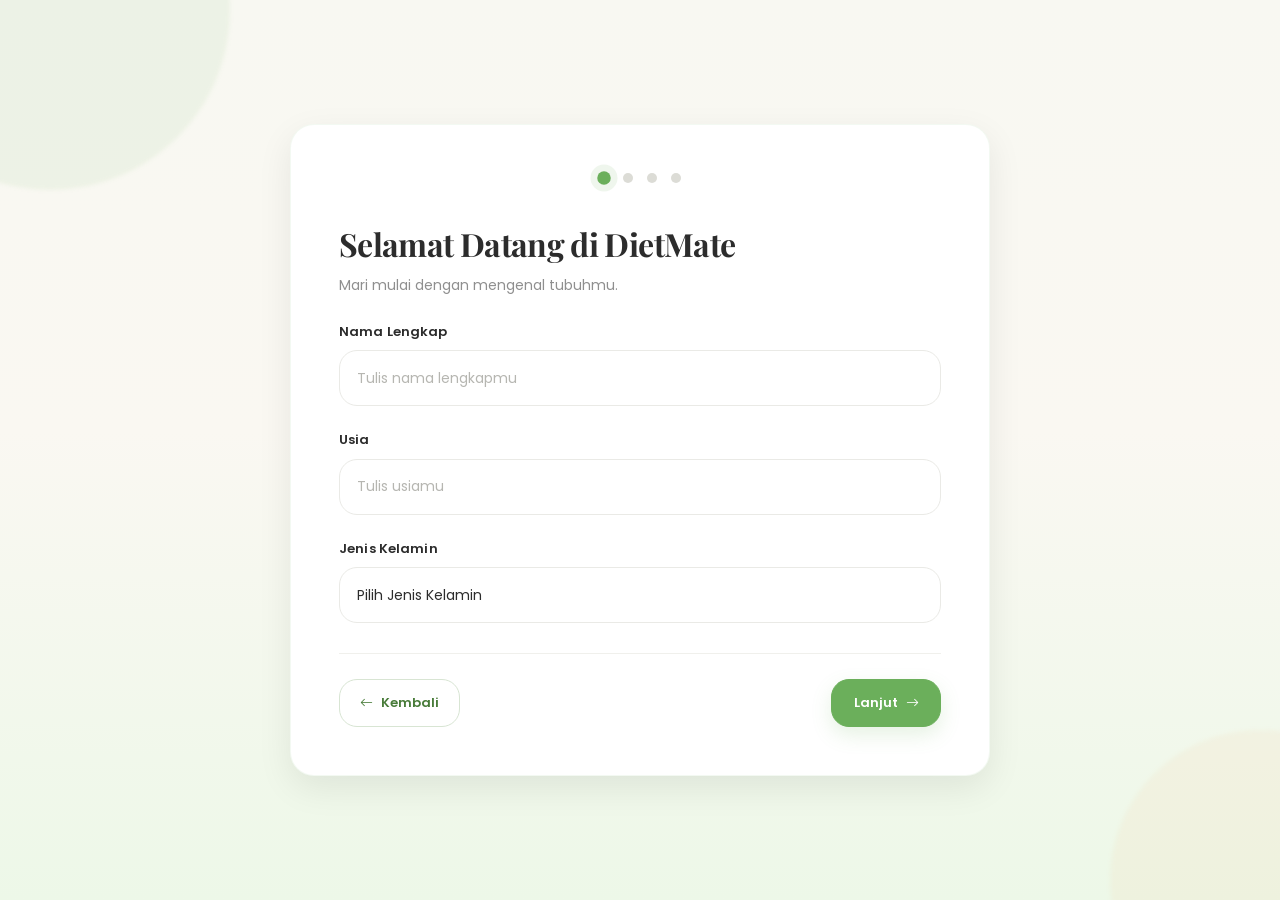
<file: pages/assessment.html>
<!doctype html>
<html lang="en">
  <head>
    <meta charset="UTF-8" />

    <meta name="viewport" content="width=device-width, initial-scale=1.0" />

    <meta
      name="description"
      content="Complete your DietMate health assessment and start your personalized health journey."
    />

    <title>Assessment | DietMate</title>

    <link
      href="https://cdn.jsdelivr.net/npm/bootstrap@5.3.7/dist/css/bootstrap.min.css"
      rel="stylesheet"
    />

    <link
      rel="stylesheet"
      href="https://cdn.jsdelivr.net/npm/bootstrap-icons@1.13.1/font/bootstrap-icons.min.css"
    />

    <link rel="preconnect" href="https://fonts.googleapis.com" />

    <link rel="preconnect" href="https://fonts.gstatic.com" crossorigin />

    <link
      href="https://fonts.googleapis.com/css2?family=Playfair+Display:wght@600;700&family=Poppins:wght@300;400;500;600;700&display=swap"
      rel="stylesheet"
    />

    <link rel="icon" type="image/x-icon" href="assets/images/logoo.png" />

    <link rel="stylesheet" href="../css/assessment.css" />
  </head>

  <body>
    <main class="assessment-section">
      <div class="container">
        <div class="assessment-card">
          <div class="progress-wrapper" aria-label="Assessment progress">
            <div class="step active" aria-label="Step 1"></div>

            <div class="step" aria-label="Step 2"></div>

            <div class="step" aria-label="Step 3"></div>

            <div class="step" aria-label="Step 4"></div>
          </div>

          <div id="step-content"></div>

          <div class="wizard-navigation">
            <button id="prevBtn" type="button" class="btn btn-outline-success">
              <i class="bi bi-arrow-left"></i>

              <span>Kembali</span>
            </button>

            <button id="nextBtn" type="button" class="btn btn-success">
              <span>Lanjut</span>

              <i class="bi bi-arrow-right"></i>
            </button>
          </div>
        </div>

        <div
          id="loadingOverlay"
          class="loading-overlay d-none"
          role="dialog"
          aria-modal="true"
          aria-labelledby="analysisTitle"
        >
          <div class="loading-card">
            <div
              class="spinner-border text-success mb-4"
              role="status"
              aria-label="Analyzing"
            ></div>

            <h3 id="analysisTitle">Sedang Menganalisis...</h3>

            <p id="loadingMessage" class="text-success fw-semibold mt-3">
              Sistem DietMate sedang menganalisis tubuhmu...
            </p>

            <p class="text-secondary">
              Kami sedang menghitung kondisi tubuhmu.
            </p>

            <div class="analysis-list mt-4">
              <div id="status-1">
                <span class="analysis-bullet">
                  <i class="bi bi-circle-fill"></i>
                </span>
                Menganalisis data pribadi
              </div>

              <div id="status-2">
                <span class="analysis-bullet">
                  <i class="bi bi-circle-fill"></i>
                </span>
                Menghitung Body Mass Index
              </div>

              <div id="status-3">
                <span class="analysis-bullet">
                  <i class="bi bi-circle-fill"></i>
                </span>
                Menghitung Basal Metabolic Rate
              </div>

              <div id="status-4">
                <span class="analysis-bullet">
                  <i class="bi bi-circle-fill"></i>
                </span>
                Menghitung kebutuhan kalori harian
              </div>

              <div id="status-5">
                <span class="analysis-bullet">
                  <i class="bi bi-circle-fill"></i>
                </span>
                Menyesuaikan target diet
              </div>

              <div id="status-6">
                <span class="analysis-bullet">
                  <i class="bi bi-circle-fill"></i>
                </span>
                Menyiapkan Dashboard
              </div>
            </div>
          </div>
        </div>
      </div>
    </main>

    <script src="../js/calculation.js"></script>

    <script src="../js/storage.js"></script>

    <script src="../js/assessment/wizard.js"></script>

    <script src="../js/assessment/ui.js"></script>

    <script src="../js/assessment/validation.js"></script>

    <script src="../js/assessment/assessment.js"></script>
  </body>
</html>
</file>
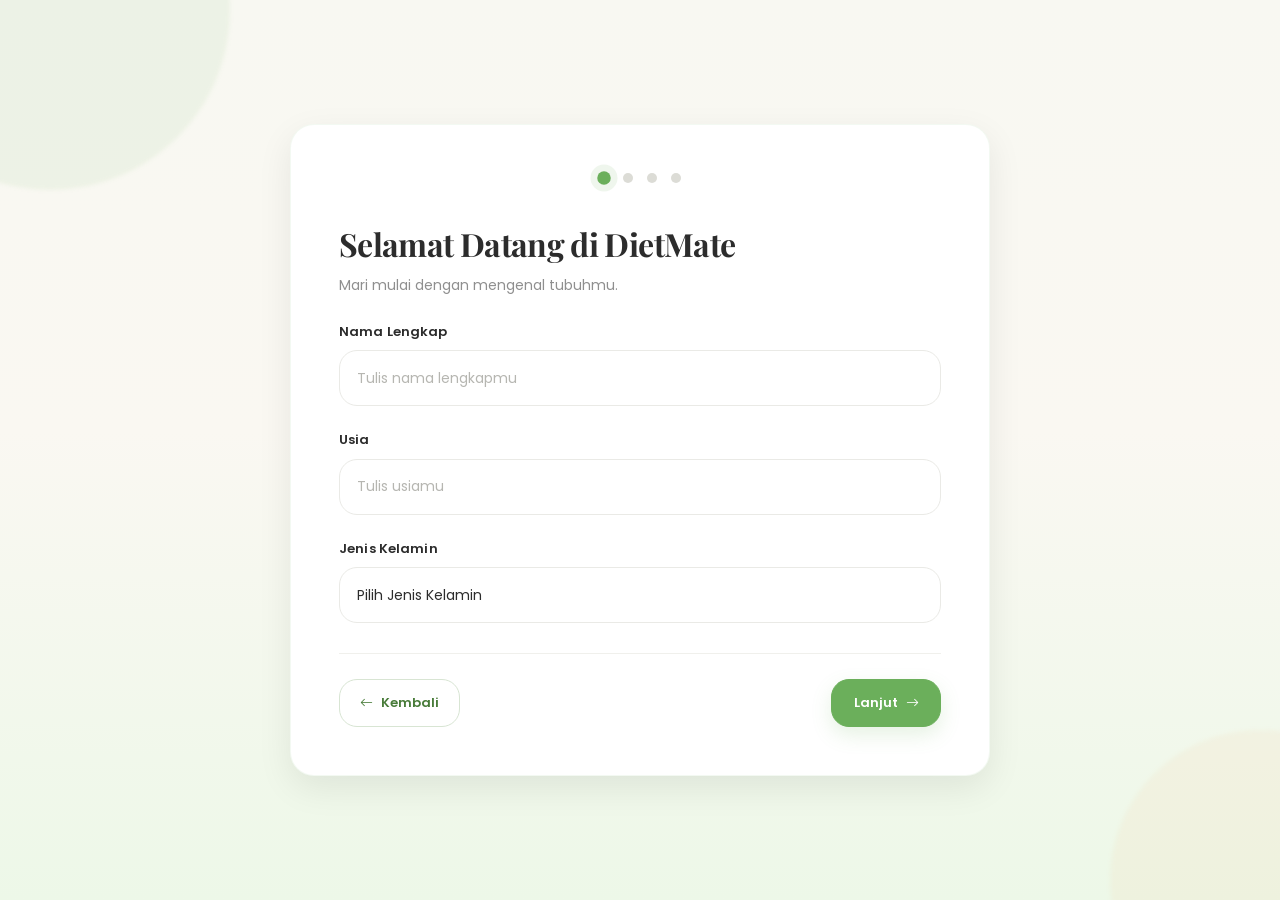
<file: pages/dashboard.html>
<!doctype html>
<html lang="id">
  <head>
    <meta charset="UTF-8" />

    <meta name="viewport" content="width=device-width, initial-scale=1.0" />

    <meta
      name="description"
      content="Your personalized DietMate health dashboard."
    />

    <title>Dashboard | DietMate</title>

    <link
      href="https://cdn.jsdelivr.net/npm/bootstrap@5.3.7/dist/css/bootstrap.min.css"
      rel="stylesheet"
    />

    <link rel="preconnect" href="https://fonts.googleapis.com" />

    <link rel="preconnect" href="https://fonts.gstatic.com" crossorigin />

    <link
      href="https://fonts.googleapis.com/css2?family=Playfair+Display:wght@600;700&family=Poppins:wght@300;400;500;600;700&display=swap"
      rel="stylesheet"
    />

    <link
      rel="stylesheet"
      href="https://cdn.jsdelivr.net/npm/bootstrap-icons@1.13.1/font/bootstrap-icons.min.css"
    />

    <link rel="icon" type="image/x-icon" href="assets/images/logoo.png" />

    <link rel="stylesheet" href="../css/layout.css" />

    <link rel="stylesheet" href="../css/sidebar.css" />

    <link rel="stylesheet" href="../css/dashboard.css" />
  </head>

  <body>
    <div class="app-layout">

      <div id="appSidebar"></div>

      <div class="app-main">
        <main class="app-content dashboard">

          <section class="greeting">
            <div class="greeting-copy">
              <span class="dashboard-eyebrow"> Perjalanan Sehatmu </span>

              <h1 id="greetingTitle">Selamat Datang</h1>

              <p id="greetingSubtitle">
                Mari lanjutkan perjalanan hidup sehatmu.
              </p>
            </div>
          </section>

          <section class="dashboard-section">
            <div class="section-heading">
              <div>
                <span class="section-kicker"> RINGKASAN KESEHATAN </span>

                <h2>Sekilas gambaran kesehatanmu</h2>
              </div>
            </div>

            <div class="overview-grid">

              <article class="overview-card bmi-card">
                <div class="card-top">
                  <div class="card-icon">
                    <i class="bi bi-heart-pulse-fill"></i>
                  </div>

                  <span class="card-label"> Body Mass Index </span>
                </div>

                <div class="card-value-row">
                  <h3 id="bmiValue">--</h3>

                  <span id="bmiStatus"> - </span>
                </div>

                <p class="card-description">Indeks massa tubuhmu saat ini.</p>
              </article>

              <article class="overview-card calorie-card">
                <div class="card-top">
                  <div class="card-icon">
                    <i class="bi bi-fire"></i>
                  </div>

                  <span class="card-label"> Kalori Harian </span>
                </div>

                <div class="card-value-row">
                  <h3 id="calories">--</h3>

                  <span class="value-unit"> kkal </span>
                </div>

                <p class="card-description">Kalori yang direkomendasikan untuk hari ini.</p>
              </article>

              <article class="overview-card weight-card">
                <div class="card-top">
                  <div class="card-icon">
                    <i class="bi bi-person-standing"></i>
                  </div>

                  <span class="card-label"> Berat Badan Saat Ini </span>
                </div>

                <div class="card-value-row">
                  <h3 id="weight">--</h3>

                  <span class="value-unit"> kg </span>
                </div>

                <p class="card-description">Berat badan terakhir yang tercatat.</p>
              </article>


              <article class="overview-card goal-card">
                <div class="card-top">
                  <div class="card-icon">
                    <i class="bi bi-bullseye"></i>
                  </div>

                  <span class="card-label"> Tujuan Saat Ini </span>
                </div>

                <div class="goal-value">
                  <h3 id="goal">--</h3>
                </div>

                <p class="card-description">
                  Tujuan yang kamu pilih saat assessment.
                </p>
              </article>
            </div>
          </section>

          <section class="dashboard-section">
            <div class="section-heading">
              <div>
                <span class="section-kicker"> HARI INI </span>

                <h2>Panduan singkat untuk hari ini</h2>
              </div>
            </div>

            <article class="recommendation-card">
              <div class="recommendation-content">

                <div class="recommendation-copy">
                  <span class="recommendation-label">
                    Rekomendasi DietMate
                  </span>

                  <h3 id="recommendationTitle">Target Kalori Harian</h3>

                  <p id="recommendationText">Memuat rekomendasi...</p>
                </div>
              </div>

              <button
                type="button"
                class="recommendation-button"
                onclick="window.location.href = 'meal-plan.html'"
              >
                <span> Lihat Meal Plan </span>

                <i class="bi bi-arrow-right"></i>
              </button>
            </article>
          </section>

          <section class="dashboard-section quick-section">
            <div class="section-heading">
              <div>
                <span class="section-kicker"> JELAJAHI </span>

                <h2>Lanjutkan perjalananmu</h2>
              </div>
            </div>

            <div class="quick-grid">

              <a href="meal-plan.html" class="menu-card">
                <div class="menu-icon meal-icon">
                  <i class="bi bi-egg-fried"></i>
                </div>

                <div class="menu-copy">
                  <h3>Meal Plan</h3>

                  <p>Lihat rekomendasi makanan harian sesuai target dietmu.</p>
                </div>

                <i class="bi bi-arrow-up-right menu-arrow"></i>
              </a>

              <a href="progress.html" class="menu-card">
                <div class="menu-icon progress-icon">
                  <i class="bi bi-graph-up-arrow"></i>
                </div>

                <div class="menu-copy">
                  <h3>Progress</h3>

                  <p>Pantau perkembangan berat badan dan BMI setiap minggu.</p>
                </div>

                <i class="bi bi-arrow-up-right menu-arrow"></i>
              </a>

              <a href="education.html" class="menu-card">
                <div class="menu-icon education-icon">
                  <i class="bi bi-book"></i>
                </div>

                <div class="menu-copy">
                  <h3>Edukasi</h3>

                  <p>Pelajari tips nutrisi dan gaya hidup sehat.</p>
                </div>

                <i class="bi bi-arrow-up-right menu-arrow"></i>
              </a>
            </div>
          </section>
        </main>
      </div>
    </div>

    <script src="https://cdn.jsdelivr.net/npm/bootstrap@5.3.7/dist/js/bootstrap.bundle.min.js"></script>

    <script src="../components/app-sidebar.js"></script>

    <script src="../js/storage.js"></script>

    <script src="../js/dashboard/dashboard.js"></script>
  </body>
</html>
</file>
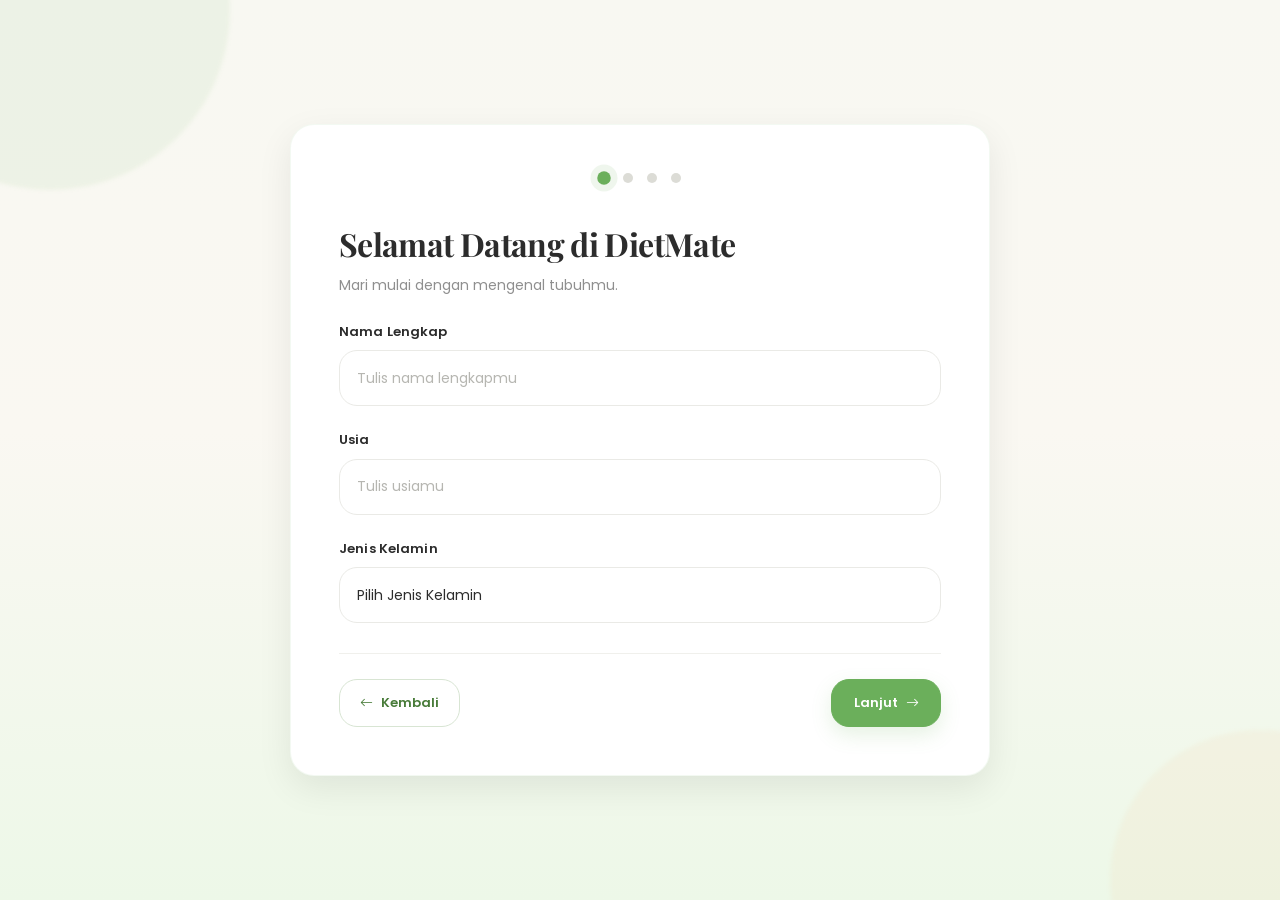
<file: pages/meal-plan.html>
<!doctype html>
<html lang="id">
  <head>
    <meta charset="UTF-8" />

    <meta name="viewport" content="width=device-width, initial-scale=1.0" />

    <meta
      name="description"
      content="Personalized daily meal plan from DietMate."
    />

    <title>Meal Plan | DietMate</title>

    <link rel="preconnect" href="https://fonts.googleapis.com" />

    <link rel="preconnect" href="https://fonts.gstatic.com" crossorigin />

    <link
      href="https://fonts.googleapis.com/css2?family=Playfair+Display:wght@600;700&family=Poppins:wght@300;400;500;600;700&display=swap"
      rel="stylesheet"
    />

    <link
      href="https://cdn.jsdelivr.net/npm/bootstrap@5.3.7/dist/css/bootstrap.min.css"
      rel="stylesheet"
    />

    <link
      rel="stylesheet"
      href="https://cdn.jsdelivr.net/npm/bootstrap-icons@1.13.1/font/bootstrap-icons.min.css"
    />

    <link rel="icon" type="image/x-icon" href="assets/images/logoo.png" />

    <link rel="stylesheet" href="../css/layout.css" />

    <link rel="stylesheet" href="../css/sidebar.css" />

    <link rel="stylesheet" href="../css/meal-plan.css" />
  </head>

  <body>
    <div class="app-layout">
      <div id="appSidebar"></div>

      <div class="app-main">
        <main class="app-content meal-page">
          <section class="meal-intro">
            <div class="meal-intro-copy">
              <span class="page-eyebrow"> Kebutuhan gizi harianmu </span>

              <h1>
                Rencana makan<br />
                <em>yang lebih terarah.</em>
              </h1>

              <p>
                Pilihan menu yang disesuaikan dengan target kesehatanmu. Kamu
                bisa mengganti pilihan menu kapan saja.
              </p>
            </div>

            <div class="daily-calorie">
              <div class="calorie-icon">
                <i class="bi bi-fire"></i>
              </div>

              <div class="calorie-copy">
                <span> TARGET HARIAN </span>

                <div class="calorie-value">
                  <strong id="targetCalories"> -- </strong>

                  <small> kkal </small>
                </div>

                <p>Rekomendasi kalori per hari</p>
              </div>
            </div>
          </section>

          <section class="meal-section">
            <div class="section-heading">
              <div>
                <span class="section-kicker"> MENU HARI INI </span>

                <h2>Pilihan menu hari ini</h2>
              </div>

              <span class="meal-count"> 4 waktu makan </span>
            </div>

            <div class="meal-grid">
              <article class="meal-card breakfast">
                <div class="meal-card-top">
                  <div class="meal-icon">
                    <i class="bi bi-cup-hot"></i>
                  </div>

                  <span class="meal-time"> 07:00 — 09:00 </span>
                </div>

                <div class="meal-card-content">
                  <span class="meal-label"> SARAPAN </span>

                  <h3 id="breakfastName">-</h3>

                  <div class="meal-calorie-row">
                    <strong id="breakfastCalories"> -- </strong>

                    <span> kkal </span>
                  </div>

                  <p class="meal-macro" id="breakfastMacro">
                    Protein - • Karbo - • Lemak -
                  </p>
                </div>

                <div class="meal-actions">
                  <button
                    type="button"
                    class="btn-random"
                    onclick="randomMeal('breakfast')"
                  >
                    <i class="bi bi-arrow-repeat"></i>

                    Acak
                  </button>

                  <button
                    type="button"
                    class="btn-detail"
                    onclick="showMealDetail('breakfast')"
                  >
                    Detail

                    <i class="bi bi-arrow-right"></i>
                  </button>
                </div>
              </article>

              <article class="meal-card lunch">
                <div class="meal-card-top">
                  <div class="meal-icon">
                    <i class="bi bi-egg-fried"></i>
                  </div>

                  <span class="meal-time"> 12:00 — 14:00 </span>
                </div>

                <div class="meal-card-content">
                  <span class="meal-label"> MAKAN SIANG </span>

                  <h3 id="lunchName">-</h3>

                  <div class="meal-calorie-row">
                    <strong id="lunchCalories"> -- </strong>

                    <span> kkal </span>
                  </div>

                  <p class="meal-macro" id="lunchMacro">
                    Protein - • Karbo - • Lemak -
                  </p>
                </div>

                <div class="meal-actions">
                  <button
                    type="button"
                    class="btn-random"
                    onclick="randomMeal('lunch')"
                  >
                    <i class="bi bi-arrow-repeat"></i>

                    Acak
                  </button>

                  <button
                    type="button"
                    class="btn-detail"
                    onclick="showMealDetail('lunch')"
                  >
                    Detail

                    <i class="bi bi-arrow-right"></i>
                  </button>
                </div>
              </article>

              <article class="meal-card snack">
                <div class="meal-card-top">
                  <div class="meal-icon">
                    <i class="bi bi-apple"></i>
                  </div>

                  <span class="meal-time"> 15:00 — 17:00 </span>
                </div>

                <div class="meal-card-content">
                  <span class="meal-label"> SNACK </span>

                  <h3 id="snackName">-</h3>

                  <div class="meal-calorie-row">
                    <strong id="snackCalories"> -- </strong>

                    <span> kkal </span>
                  </div>

                  <p class="meal-macro" id="snackMacro">
                    Protein - • Karbo - • Lemak -
                  </p>
                </div>

                <div class="meal-actions">
                  <button
                    type="button"
                    class="btn-random"
                    onclick="randomMeal('snack')"
                  >
                    <i class="bi bi-arrow-repeat"></i>

                    Acak
                  </button>

                  <button
                    type="button"
                    class="btn-detail"
                    onclick="showMealDetail('snack')"
                  >
                    Detail

                    <i class="bi bi-arrow-right"></i>
                  </button>
                </div>
              </article>

              <article class="meal-card dinner">
                <div class="meal-card-top">
                  <div class="meal-icon">
                    <i class="bi bi-basket3"></i>
                  </div>

                  <span class="meal-time"> 18:00 — 20:00 </span>
                </div>

                <div class="meal-card-content">
                  <span class="meal-label"> MAKAN MALAM </span>

                  <h3 id="dinnerName">-</h3>

                  <div class="meal-calorie-row">
                    <strong id="dinnerCalories"> -- </strong>

                    <span> kkal </span>
                  </div>

                  <p class="meal-macro" id="dinnerMacro">
                    Protein - • Karbo - • Lemak -
                  </p>
                </div>

                <div class="meal-actions">
                  <button
                    type="button"
                    class="btn-random"
                    onclick="randomMeal('dinner')"
                  >
                    <i class="bi bi-arrow-repeat"></i>

                    Acak
                  </button>

                  <button
                    type="button"
                    class="btn-detail"
                    onclick="showMealDetail('dinner')"
                  >
                    Detail

                    <i class="bi bi-arrow-right"></i>
                  </button>
                </div>
              </article>
            </div>
          </section>

          <section class="nutrition-note">
            <div class="nutrition-note-icon">
              <i class="bi bi-stars"></i>
            </div>

            <div>
              <span> DIETMATE TIP </span>

              <h3>Fokus pada keseimbangan, bukan kesempurnaan.</h3>

              <p>
                Gunakan meal plan ini sebagai panduan. Dengarkan kebutuhan
                tubuhmu dan tetap pastikan makananmu beragam serta bergizi.
              </p>
            </div>
          </section>
        </main>
      </div>
    </div>

    <!-- =====================================================
         MEAL DETAIL MODAL
         ===================================================== -->

    <div class="modal fade" id="mealModal" tabindex="-1" aria-hidden="true">
      <div class="modal-dialog modal-lg modal-dialog-centered">
        <div class="modal-content meal-modal">
          <div class="modal-header">
            <div>
              <span class="modal-kicker"> MENU OPTIONS </span>

              <h5 class="modal-title" id="mealModalTitle">Detail Menu</h5>
            </div>

            <button
              type="button"
              class="btn-close"
              data-bs-dismiss="modal"
              aria-label="Close"
            ></button>
          </div>

          <div class="modal-body" id="mealModalBody"></div>
        </div>
      </div>
    </div>

    <!-- =====================================================
         BOOTSTRAP
         ===================================================== -->

    <script src="https://cdn.jsdelivr.net/npm/bootstrap@5.3.7/dist/js/bootstrap.bundle.min.js"></script>

    <!-- =====================================================
         COMPONENTS
         ===================================================== -->

    <script src="../components/app-sidebar.js"></script>

    <!-- =====================================================
         DATA
         ===================================================== -->

    <script src="../js/data/meal-plans.js"></script>

    <!-- =====================================================
         JS
         ===================================================== -->

    <script src="../js/storage.js"></script>

    <script src="../js/meal-plan/meal-plan.js"></script>
  </body>
</html>
</file>
<file: css/style.css>
:root{

    --primary:#6BAF5B;
    --primary-dark:#497C3A;
    --secondary:#DFF3D6;
    --background:#FAF8F2;
    --text:#2C2C2C;
    --paragraph:#666666;

}

body{

    background:var(--background);

    font-family:"Poppins",sans-serif;

    color:var(--text);

    overflow-x: hidden;

}

* {

    box-sizing:border-box;

}

section{

    padding:120px 0;

}

.hero-image-container{

    position:relative;

    width:100%;
    max-width:520px;

    aspect-ratio:1/1;

    margin:auto;

}

.hero{

    position:relative;

    overflow:hidden;

    min-height:100vh;

    display:flex;

    align-items:center;

    background:linear-gradient(
        180deg,
        #FAF8F2,
        #EDF8E8
    );

}

.hero-title{

    font-family:"Playfair Display",serif;

    font-size:72px;

    line-height:1.1;

    font-weight:700;

    margin:25px 0;

}

.hero-title span{

    color:#6BAF5B;

}

.hero-description{

    max-width:520px;

    color:#666;

    line-height:1.9;

    font-size:18px;

}

.hero-buttons{

    display:flex;

    gap:20px;

    margin-top:40px;

}

.hero-badge{

    display:inline-flex;

    align-items:center;

    gap:8px;

    background:#E8F6E4;

    color:#6BAF5B;

    padding:12px 20px;

    border-radius:999px;

    box-shadow:0 10px 25px rgba(0,0,0,.08);

}

.hero-blob{

    position:absolute;

    inset:0;

    background:linear-gradient(
        135deg,
        #DFF3D6,
        #F8F8F2
    );

    border-radius:
        58% 42% 63% 37% /
        40% 56% 44% 60%;

    box-shadow:
        0 40px 90px rgba(0,0,0,.08);

    animation:blobMove 10s ease-in-out infinite;

}

.btn-primary-custom{

    background:var(--primary);

    color:#fff;

    padding:16px 34px;

    border-radius:18px;

    font-weight:600;

    transition:.3s;

}

.btn-primary-custom:hover{

    background:var(--primary-dark);

    color:#fff;

    transform:translateY(-4px);

}

.btn-outline-custom{

    border:2px solid var(--primary);

    color:var(--primary);

    padding:16px 34px;

    border-radius:18px;

    font-weight:600;

    transition:.3s;

}

.btn-outline-custom:hover{

    background:var(--primary);

    color:#fff;

}

.hero-image-wrapper{

    display:flex;
    justify-content:center;
    align-items:center;

}

.hero-image{

    position:absolute;

    width:82%;

    left:50%;
    top:50%;

    transform:translate(-50%,-50%);

    z-index:2;

    pointer-events:none;

}

.floating-card{

    position:absolute;

    display:flex;
    align-items:center;
    gap:12px;

    padding:16px 20px;

    background:rgba(255,255,255,.78);

    backdrop-filter:blur(18px);

    border-radius:20px;

    box-shadow:
        0 20px 40px rgba(0,0,0,.08);

    z-index:3;

    width:max-content;

}

.floating-card small{

    display:block;

    color:#777;

    font-size:.75rem;

    line-height:1.2;

}

.floating-card h6{

    margin:0;

    line-height:1.2;

    font-size:1rem;

    font-weight:600;

}

.card-calories{

    top:10%;
    left:-25px;

    animation:floatOne 6s ease-in-out infinite;

}

.card-bmi{

    top:42%;
    right:-20px;

    animation:floatTwo 7s ease-in-out infinite;

}

.card-score{

    bottom:8%;
    left:20px;

    animation:floatThree 8s ease-in-out infinite;

}

.blur-circle{

    position:absolute;

    border-radius:50%;

    filter:blur(120px);

    opacity:.45;

}

.blur-1{

    width:300px;

    height:300px;

    background:#C9F0BF;

    top:-80px;

    left:-120px;

}

.blur-2{

    width:250px;

    height:250px;

    background:#FFDDBB;

    bottom:-80px;

    right:-80px;

}

@keyframes blobMove{

0%,100%{

border-radius:

58% 42% 63% 37%/
40% 56% 44% 60%;

}

50%{

border-radius:

44% 56% 37% 63%/
60% 40% 55% 45%;

}

}

@keyframes floatOne{

50%{

transform:translateY(-15px);

}

}

@keyframes floatTwo{

50%{

transform:translateY(18px);

}

}

@keyframes floatThree{

50%{

transform:translateY(-20px);

}

}

.features{

    padding:120px 0;

    background:white;

}

.feature-icon i,
.step-icon i,
.benefit-icon i {
    font-size: 1.5rem;

    line-height: 1;

    background:#E8F6E4;

    color:#6BAF5B;
}

.floating-card i{
    font-size: 1.5rem;

    line-height: 1;

    color:#6BAF5B;
}

.section-heading{

    max-width:700px;

    margin:auto;

}

.section-badge{

    display:inline-block;

    background:#E8F6E4;

    color:#6BAF5B;

    padding:10px 20px;

    border-radius:999px;

    font-weight:600;

}

.section-title{

    font-family:"Playfair Display",serif;

    font-size:52px;

    margin:25px 0;

    line-height:1.2;

}

.section-title span{

    color:#6BAF5B;

}

.section-description{

    color:#666;

    line-height:1.8;

    font-size:18px;

}

.feature-card{

    height:100%;

    background:#FAFAFA;

    border-radius:30px;

    padding:45px;

    transition:.35s;

    border:1px solid #ECECEC;

    overflow:hidden;

    position:relative;

}

.feature-card:hover{

    transform:translateY(-8px);

    box-shadow:

    0 30px 60px rgba(0,0,0,.08);

}

.feature-large{

    min-height:320px;

}

.feature-icon{

    width:75px;

    height:75px;

    background: #edf8e8;

    color:white;

    border-radius:20px;

    display:flex;

    align-items:center;

    justify-content:center;

    font-size:34px;

    margin-bottom:30px;

}

.feature-card h3{

    font-size:28px;

    margin-bottom:20px;

}

.feature-card p{

    color:#666;

    line-height:1.9;

    margin:0;

}

.how-it-works{

    padding:120px 0;

    background:#FAF8F2;

}

.step-card{

    position:relative;

    background:#fff;

    border-radius:24px;

    padding:40px 30px;

    height:100%;

    text-align:center;

    border:1px solid #ECECEC;

    transition:.3s;

}

.step-card:hover{

    transform:translateY(-8px);

    box-shadow:0 25px 50px rgba(0,0,0,.08);

}

.step-number{

    position:absolute;

    top:20px;

    right:25px;

    font-family:"Playfair Display",serif;

    font-size:3rem;

    font-weight:700;

    color:#E8F6E4;

}

.step-icon{

    position: relative;
    z-index: 2;

    width: 64px;
    height: 64px;

    display: flex;
    align-items: center;
    justify-content: center;

    margin-bottom: 25px;

    border-radius: 18px;

    background: #edf8e8;
    color: #6baf5b;

    font-size: 1.5rem;

}

.step-card h4{

    margin-bottom:15px;

    font-weight:600;

}

.step-card p{

    color:#666;

    line-height:1.8;

    margin:0;

}

.benefits{

    padding:120px 0;

    background:#FFFFFF;

}

.benefit-card{

    display:flex;

    align-items:flex-start;

    gap:25px;

    padding:35px;

    background:#FAFAFA;

    border-radius:24px;

    border:1px solid #ECECEC;

    height:100%;

    transition:.3s;

}

.benefit-card:hover{

    transform:translateY(-6px);

    box-shadow:0 20px 45px rgba(0,0,0,.08);

}

.benefit-icon{

    width:70px;

    height:70px;

    background: #edf8e8;

    color: #6baf5b;

    display:flex;

    justify-content:center;

    align-items:center;

    border-radius:18px;

    flex-shrink:0;

    font-size:28px;

}

.benefit-card h4{

    margin-bottom:12px;

    font-weight:600;

}

.benefit-card p{

    margin:0;

    color:#666;

    line-height:1.8;

}

.cta-section{
    padding:120px 0;
    background:#FAF8F2;
}

.cta-wrapper{

    position:relative;
    overflow:hidden;

    max-width:900px;
    margin:auto;

    padding:90px 60px;

    text-align:center;

    border-radius:40px;

    background:linear-gradient(
        135deg,
        #6BAF5B,
        #84C774
    );

    color:#fff;

}

.cta-wrapper .section-badge{

    display:inline-block;

    padding:10px 22px;

    border-radius:999px;

    background:rgba(255,255,255,.15);

    color:#fff;

    border:1px solid rgba(255,255,255,.25);

    font-weight:600;

    backdrop-filter:blur(8px);

}

.cta-wrapper h2{

    margin:30px 0 20px;

    font-size:56px;

    font-family:"Playfair Display", serif;

    line-height:1.2;

    font-weight:700;

}

.cta-wrapper span{

    color:#EAF8E5;

}

.cta-wrapper p{

    max-width:650px;

    margin:0 auto 45px;

    color:rgba(255,255,255,.92);

    line-height:1.9;

    font-size:18px;

}

.btn-cta{

    display:inline-flex;

    align-items:center;

    justify-content:center;

    gap:10px;

    padding:18px 38px;

    border-radius:16px;

    background:#fff;

    color:#6BAF5B;

    font-weight:600;

    font-size:17px;

    text-decoration:none;

    transition:.35s ease;

}

.btn-cta:hover{

    transform:translateY(-5px);

    background:#fff;

    color:#6BAF5B;

    box-shadow:0 20px 40px rgba(0,0,0,.15);

}

.btn-cta i{

    transition:.3s;

}

.btn-cta:hover i{

    transform:translateX(5px);

}

.circle{

    position:absolute;

    border-radius:50%;

    background:rgba(255,255,255,.08);

    z-index:1;

}

.circle-1{

    width:280px;

    height:280px;

    top:-120px;

    right:-80px;

}

.circle-2{

    width:180px;

    height:180px;

    bottom:-70px;

    left:-60px;

}

.cta-wrapper>*:not(.circle){

    position:relative;

    z-index:2;

}

.faq-section{

    padding:120px 0;

    background:#FFFFFF;

}

.faq-wrapper{

    max-width:850px;

    margin:auto;

}

.accordion{

    --bs-accordion-border-width:0;

    --bs-accordion-bg:transparent;

}

.accordion-item{

    border:none;

    margin-bottom:20px;

    border-radius:20px !important;

    overflow:hidden;

    background:#FAFAFA;

    box-shadow:0 10px 30px rgba(0,0,0,.04);

}

.accordion-button{

    padding:24px 28px;

    background:#FAFAFA;

    font-weight:600;

    font-size:18px;

    color:#222;

    box-shadow:none !important;

}

.accordion-button:not(.collapsed){

    background:#F2F8F0;

    color:#6BAF5B;

}

.accordion-button::after{

    transition:.3s;

}

.accordion-body{

    padding:0 28px 25px;

    color:#666;

    line-height:1.8;

}

.accordion-item:hover{

    transform:translateY(-3px);

    transition:.3s;

}

.accordion-button:focus{

    box-shadow:none;

}
</file>
<file: css/navbar.css>
.custom-navbar {
  padding: 18px 0;

  transition: 0.3s ease;

  background: transparent;
}

.navbar-scrolled {
  background: rgba(255, 255, 255, 0.85);

  backdrop-filter: blur(18px);

  box-shadow: 0 12px 30px rgba(0, 0, 0, 0.06);
}

.logo-text {
  font-family: "Playfair Display", serif;

  font-size: 30px;

  color: #6baf5b;
}

.navbar-brand.logo-brand {
  display: inline-flex;
  align-items: center;
  gap: 2px;
  text-decoration: none;
}

.logo-brand .logo-img {
  width: 42px;
  height: 42px;
  object-fit: contain;
  display: block;
  flex-shrink: 0;
}

.logo-brand .logo-text {
  font-family: "Playfair Display", serif;
  font-size: 1.6rem;
  font-weight: 700;
  color: #6BAF5B;
  letter-spacing: -0.02em;
}

.navbar-nav {
  gap: 18px;
}

.nav-link {
  font-family: "Poppins", sans-serif;

  color: #2c2c2c;

  font-weight: 500;

  position: relative;

  transition: 0.3s;
}

.nav-link:hover {
  color: #6baf5b;
}

.nav-link::after {
  content: "";

  position: absolute;

  left: 0;

  bottom: -6px;

  width: 0;

  height: 2px;

  background: #6baf5b;

  transition: 0.3s;
}

.nav-link:hover::after {
  width: 100%;
}

.btn-success {
  background: #6baf5b;

  border: none;

  padding: 12px 24px;

  font-weight: 600;

  transition: 0.3s;
}

.btn-success:hover {
  background: #497c3a;
}

.hamburger-icon {
  width: 28px;
  height: 22px;
  display: inline-flex;
  flex-direction: column;
  justify-content: space-between;
}

.hamburger-icon span {
  display: block;
  width: 100%;
  height: 2px;
  border-radius: 2px;
  background: #2c2c2c;
  transition:
    transform 0.3s ease,
    opacity 0.2s ease;
  transform-origin: center;
}

.navbar-toggler[aria-expanded="true"] .hamburger-icon span:nth-child(1) {
  transform: translateY(10px) rotate(45deg);
}

.navbar-toggler[aria-expanded="true"] .hamburger-icon span:nth-child(2) {
  opacity: 0;
}

.navbar-toggler[aria-expanded="true"] .hamburger-icon span:nth-child(3) {
  transform: translateY(-10px) rotate(-45deg);
}

@media (max-width: 991px) {
  .custom-navbar {
    width: 100%;
    max-width: 100%;
  }

  .navbar {
    width: 100%;
    max-width: 100%;
  }

  .navbar-collapse {
    width: 100%;
    max-width: 100%;
    background: rgba(255, 255, 255, 0.96);
    border-radius: 18px;
    padding: 16px;
    margin-top: 12px;
  }

  .navbar-nav {
    width: 100%;
    max-width: 100%;
    gap: 8px;
  }

  .nav-item {
    width: 100%;
  }

  .nav-link {
    display: block;
    width: 100%;
    padding: 8px 0;
    color: #2c2c2c;
  }

  .navbar-collapse .btn-success {
    display: block;
    width: 100%;
    margin-top: 8px;
    padding: 10px 14px;
    border-radius: 12px;
    color: #6baf5b;
    color: #fff;
    border: 1px solid #dfeee0;
    box-shadow: none;
    text-align: left;
    font-weight: 500;
  }

  .navbar-collapse .btn-success:hover {
    background: #edf8e8;
    color: #6baf5b;
  }
}
</file>
<file: css/footer.css>
.footer {
    background: #ffffff;
    padding: 80px 0 30px;
    /* margin-top: 120px; */
    border-top: 1px solid #eeeeee;
}

.footer-logo {
  display: inline-flex;
  align-items: center;
  gap: 2px;
  text-decoration: none;
}

.footer-brand-logo {
  width: 80px;
  height: 80px;
  object-fit: contain;
  display: block;
  flex-shrink: 0;
}

.footer-logo span {
  font-family: "Playfair Display", serif;
  font-size: 2.5rem;
  font-weight: 700;
  color: #6BAF5B;
  letter-spacing: -0.02em;
}

/* .footer-version {
  display: inline-block;
  margin-top: 8px;
  font-family: "Poppins", sans-serif;
  font-size: 0.8rem;
  color: #7b7b7b;
} */

.footer-description {
  color: #666;
  line-height: 1.8;
  max-width: 340px;
}

.footer-title {
    color: #2C2C2C;
    font-weight: 600;
    margin-bottom: 18px;
}

.footer-links {
    list-style: none;
    padding: 0;
    margin: 0;
}

.footer-links li {
    margin-bottom: 12px;
}

.footer-links a {
    text-decoration: none;
    color: #666;
    transition: .3s;
}

.footer-links a:hover {
    color: #6BAF5B;
}

.footer-social {
    display: flex;
    gap: 15px;
}

.footer-social a {
    width: 42px;
    height: 42px;
    border-radius: 50%;
    background: #F5F7F4;
    display: flex;
    align-items: center;
    justify-content: center;
    color: #6BAF5B;
    font-size: 18px;
    transition: .3s;
}

.footer-social a:hover {
    background: #6BAF5B;
    color: white;
    transform: translateY(-3px);
}

.footer-divider {
    margin: 50px 0 25px;
    border-color: #ececec;
}

.footer-bottom {
    display: flex;
    justify-content: space-between;
    align-items: center;
    flex-wrap: wrap;
    gap: 12px;
}

.footer-bottom p {
    margin: 0;
    color: #888;
    font-size: .9rem;
}
</file>
<file: css/responsive.css>
@media (max-width:991px){

    .hero{

        min-height:auto;

        padding:140px 0 80px;

        text-align:center;

    }

    .hero-description{

        margin:auto;

    }

    .hero-buttons{

        justify-content:center;

    }

    .hero-image-wrapper{

        margin-top:50px;

    }

    .hero-image-container{

        max-width:420px;

    }

    .floating-card{

        transform:scale(.85);

    }

    .card-score{

        top:5%;
        bottom:auto;

        left:5%;

    }

    .card-calories{

        top:auto;
        bottom:20%;

        left:0;

    }

    .card-bmi{

        top:auto;
        bottom:18%;

        right:0;

    }

}

@media (max-width:576px){

    .hero{

        padding:120px 0 70px;

    }

    .hero-title{

        font-size:2.5rem;

    }

    .hero-description{

        font-size:16px;

    }

    .hero-buttons{

        flex-direction:column;

        gap:16px;

    }

    .btn-primary-custom,
    .btn-outline-custom{

        width:100%;

    }

    .hero-image-wrapper{

        margin-top:40px;

    }

    .hero-image-container{

        max-width:300px;

    }

    .hero-image{

        width:80%;

    }

    .floating-card{

        transform:scale(.72);

        padding:10px 14px;

        gap:8px;

    }

    .card-score{

        display:none;

    }

    .card-calories{

        top:30px;
        bottom:auto;

        left:-5px;

    }

    .card-bmi{

        top:auto;
        bottom:20px;

        right:-5px;

    }

}

@media(max-width:991px){

.section-title{

    font-size:38px;

}

.feature-card{

    padding:35px;

}

.feature-large{

    min-height:auto;

}

}

@media(max-width:768px){

.benefit-card{

    flex-direction:column;

    text-align:center;

    align-items:center;

}

}

@media (max-width:992px){

    .cta-wrapper{

        padding:70px 40px;

    }

    .cta-wrapper h2{

        font-size:44px;

    }

}

@media (max-width:768px){

    .cta-section{

        padding:80px 0;

    }

    .cta-wrapper{

        padding:50px 25px;

        border-radius:28px;

    }

    .cta-wrapper h2{

        font-size:34px;

    }

    .cta-wrapper p{

        font-size:16px;

    }

    .btn-cta{

        width:100%;

        padding:16px 20px;

    }

}

@media(max-width:768px){

    .faq-section{

        padding:80px 0;

    }

    .accordion-button{

        font-size:16px;

        padding:20px;

    }

    .accordion-body{

        padding:0 20px 20px;

    }

}
</file>
<file: css/about.css>
.about-hero {
    position: relative;

    padding: 130px 0 120px;

    overflow: hidden;

    background:
        linear-gradient(
            180deg,
            #f8f8f2,
            #edf8e8
        );
}

.about-hero-decoration {
    position: absolute;

    border-radius: 50%;

    pointer-events: none;
}

.about-decoration-one {
    width: 220px;
    height: 220px;

    top: -80px;
    left: -70px;

    background: rgba(
        107,
        175,
        91,
        0.10
    );
}

.about-decoration-two {
    width: 190px;
    height: 190px;

    right: -70px;
    bottom: -80px;

    background: rgba(
        244,
        162,
        97,
        0.11
    );
}

.about-badge {
    display: inline-flex;

    align-items: center;

    gap: 7px;

    margin-bottom: 18px;

    padding: 8px 15px;

    border-radius: 999px;

    background: rgba(
        107,
        175,
        91,
        0.10
    );

    color: #6baf5b;

    font-size: 0.8rem;

    font-weight: 600;
}

.about-badge i {
    color: #6baf5b;
}

.about-hero-title {
    max-width: 850px;

    margin: 0 auto;

    color: #2c2c2c;

    font-family:
        "Playfair Display",
        Georgia,
        serif;

    font-size: clamp(
        2.5rem,
        5vw,
        4.3rem
    );

    line-height: 1.08;

    font-weight: 700;
}

.about-hero-title span {
    display: block;

    color: #6baf5b;
}

.about-hero-description {
    max-width: 650px;

    margin: 25px auto 0;

    color: #666;

    font-size: 17px;

    line-height: 1.8;
}

.about-intro {
    background: #fff;
}

.about-intro-visual {
    position: relative;

    min-height: 370px;
}

.about-visual-circle {
    position: absolute;

    width: 300px;
    height: 300px;

    top: 35px;
    left: 50%;

    transform: translateX(-50%);

    border-radius: 50%;

    background: #edf8e8;
}

.about-visual-circle::before {
    content: "";

    position: absolute;

    width: 210px;
    height: 210px;

    top: 45px;
    left: 45px;

    border-radius: 50%;

    background: #dcefd5;
}

.about-visual-card {
    position: absolute;

    z-index: 2;

    display: flex;

    flex-direction: column;

    border-radius: 22px;

    background: white;

    box-shadow:
        0 15px 40px rgba(
            0,
            0,
            0,
            0.09
        );
}

.about-visual-card-main {
    width: 210px;

    top: 95px;
    left: 50%;

    transform: translateX(-50%);

    align-items: center;

    padding: 28px 20px;

    text-align: center;
}

.about-visual-icon {
    width: 60px;
    height: 60px;

    display: flex;

    align-items: center;
    justify-content: center;

    margin-bottom: 15px;

    border-radius: 18px;

    background: #edf8e8;

    color: #6baf5b;

    font-size: 1.5rem;
}

.about-visual-card-main span {
    color: #888;

    font-size: 0.65rem;
}

.about-visual-card-main strong {
    margin-top: 4px;

    color: #2c2c2c;

    font-family:
        "Playfair Display",
        Georgia,
        serif;

    font-size: 1.05rem;
}

.about-visual-card-small {
    right: 5px;
    bottom: 45px;

    flex-direction: row;

    align-items: center;

    gap: 8px;

    padding: 12px 15px;

    color: #497c3a;

    font-size: 0.6rem;

    font-weight: 600;
}

.about-visual-card-small i {
    color: #6baf5b;

    font-size: 0.8rem;
}

.about-text {
    max-width: 650px;

    margin-bottom: 15px;

    color: #777;

    font-size: 17px;

    line-height: 1.9;
}

.about-highlight {
    display: flex;

    align-items: center;

    gap: 12px;

    margin-top: 22px;

    padding: 15px 18px;

    border-left: 3px solid #6baf5b;

    border-radius: 0 14px 14px 0;

    background: #f4f8f1;
}

.about-highlight i {
    color: #6baf5b;

    font-size: 1rem;
}

.about-highlight p {
    margin: 0;

    color: #527248;

    font-size: 15px;

    line-height: 1.8;

    font-weight: 500;
}

.about-mission {
    background: #faf8f2;
}

.about-content-card {
    padding: 50px;

    border-radius: 28px;

    background: #fff;

    box-shadow:
        0 12px 35px rgba(
            0,
            0,
            0,
            0.05
        );
}

.about-section-icon {
    width: 55px;
    height: 55px;

    display: flex;

    align-items: center;
    justify-content: center;

    margin-bottom: 20px;

    border-radius: 16px;

    background: #edf8e8;

    color: #6baf5b;

    font-size: 1.25rem;
}

.about-eyebrow {
    display: block;

    margin-bottom: 8px;

    color: #7b9472;

    font-size: 0.7rem;

    font-weight: 700;

    letter-spacing: 1.5px;
}

.about-content-card h2 {
    max-width: 260px;

    margin: 0;

    color: #2c2c2c;

    font-family:
        "Playfair Display",
        Georgia,
        serif;

    font-size: 1.9rem;

    line-height: 1.2;
}

.about-content-card h2 span {
    color: #6baf5b;
}

.about-large-text {
    max-width: 650px;

    margin-bottom: 16px;

    color: #3f3f3f;

    font-family:
        "Playfair Display",
        Georgia,
        serif;

    font-size: 1.45rem;

    line-height: 1.6;
}

.about-muted-text {
    max-width: 650px;

    margin: 0;

    color: #777;

    font-size: 15px;

    line-height: 1.8;
}

.about-vision {
    background: #fff;
}

.vision-card {
    padding: 30px;

    border-radius: 26px;

    background:
        linear-gradient(
            145deg,
            #f4f9f1,
            #edf8e8
        );

    box-shadow:
        0 12px 35px rgba(
            0,
            0,
            0,
            0.05
        );
}

.vision-card-top {
    display: flex;

    align-items: center;
    justify-content: space-between;

    margin-bottom: 35px;
}

.vision-card-top span {
    color: #7b9472;

    font-size: 0.58rem;

    font-weight: 700;

    letter-spacing: 1.3px;
}

.vision-card-top i {
    color: #6baf5b;

    font-size: 0.9rem;
}

.vision-path {
    display: flex;

    flex-direction: column;

    align-items: flex-start;
}

.vision-step {
    display: flex;

    align-items: center;

    gap: 13px;
}

.vision-step-icon {
    width: 42px;
    height: 42px;

    display: flex;

    align-items: center;
    justify-content: center;

    border-radius: 13px;

    background: white;

    color: #6baf5b;

    font-size: 0.85rem;

    box-shadow:
        0 5px 15px rgba(
            0,
            0,
            0,
            0.04
        );
}

.vision-step span {
    color: #4c6447;

    font-size: 0.85rem;

    font-weight: 600;
}

.vision-line {
    width: 1px;

    height: 25px;

    margin: 3px 0 3px 20px;

    background: #cfe1c9;
}

.about-why {
    background: #faf8f2;
}

.why-card {
    height: 100%;

    padding: 30px;

    border-radius: 23px;

    background: #fff;

    box-shadow:
        0 10px 30px rgba(
            0,
            0,
            0,
            0.05
        );

    transition:
        transform 300ms ease,
        box-shadow 300ms ease;
}

.why-card:hover {
    transform: translateY(-5px);

    box-shadow:
        0 18px 40px rgba(
            0,
            0,
            0,
            0.08
        );
}

.why-card-icon {
    width: 50px;
    height: 50px;

    display: flex;

    align-items: center;
    justify-content: center;

    margin-bottom: 22px;

    border-radius: 15px;

    background: #edf8e8;

    color: #6baf5b;

    font-size: 1.1rem;
}

.why-card h3 {
    margin-bottom: 10px;

    color: #2c2c2c;

    font-family:
        "Playfair Display",
        Georgia,
        serif;

    font-size: 1.15rem;
}

.why-card p {
    margin: 0;

    color: #777;

    font-size: 15px;

    line-height: 1.8;
}

.about-approach {
    background: #fff;
}

.approach-wrapper {
    display: flex;

    align-items: stretch;

    justify-content: center;

    gap: 18px;

    margin-top: 55px;
}

.approach-step {
    position: relative;

    flex: 1;

    max-width: 300px;

    padding: 32px 27px;

    border-radius: 24px;

    background: #faf8f2;

    text-align: center;

    transition:
        transform 300ms ease,
        box-shadow 300ms ease;
}

.approach-step:hover {
    transform: translateY(-5px);

    box-shadow:
        0 15px 35px rgba(
            0,
            0,
            0,
            0.07
        );
}

.approach-number {
    position: absolute;

    top: 18px;
    right: 20px;

    color: #dcebd7;

    font-family:
        "Playfair Display",
        Georgia,
        serif;

    font-size: 1.8rem;

    font-weight: 700;
}

.approach-icon {
    width: 55px;
    height: 55px;

    display: flex;

    align-items: center;
    justify-content: center;

    margin: 0 auto 20px;

    border-radius: 17px;

    background: #edf8e8;

    color: #6baf5b;

    font-size: 1.2rem;
}

.approach-step h3 {
    margin-bottom: 10px;

    color: #2c2c2c;

    font-family:
        "Playfair Display",
        Georgia,
        serif;

    font-size: 1.15rem;
}

.approach-step p {
    margin: 0;

    color: #777;

    font-size: 15px;

    line-height: 1.8;
}

.approach-connector {
    display: flex;

    align-items: center;

    color: #a8c49f;

    font-size: 0.9rem;
}

.about-cta {
    background: #faf8f2;
}

.about-cta-card {
    position: relative;

    padding: 65px 35px;

    overflow: hidden;

    border-radius: 32px;

    background:
        linear-gradient(
            135deg,
            #6baf5b,
            #84c774
        );

    color: white;

    text-align: center;
}

.about-cta-card::before {
    content: "";

    position: absolute;

    width: 280px;
    height: 280px;

    top: -150px;
    right: -70px;

    border-radius: 50%;

    background: rgba(
        255,
        255,
        255,
        0.05
    );
}

.about-cta-card::after {
    content: "";

    position: absolute;

    width: 190px;
    height: 190px;

    bottom: -120px;
    left: -50px;

    border-radius: 50%;

    background: rgba(
        185,
        223,
        169,
        0.07
    );
}

.about-cta-content {
    position: relative;

    z-index: 2;

    max-width: 680px;

    margin: auto;
}

.about-cta-content > span {
    display: block;

    margin-bottom: 12px;

    color: #b7d7ad;

    font-size: 0.6rem;

    font-weight: 700;

    letter-spacing: 1.5px;
}

.about-cta h2 {
    margin: 0;

    font-family:
        "Playfair Display",
        Georgia,
        serif;

    font-size: clamp(
        2rem,
        4vw,
        3.1rem
    );

    line-height: 1.15;
}

.about-cta h2 span {
    display: block;

    color: #b9dfa9;
}

.about-cta p {
    max-width: 520px;

    margin: 18px auto 0;

    color: rgba(
        255,
        255,
        255,
        0.72
    );

    font-size: 15px;

    line-height: 1.8;
}

.about-cta-button {
    display: inline-flex;

    align-items: center;

    gap: 8px;

    margin-top: 25px;

    padding: 12px 21px;

    border-radius: 18px;

    background: white;

    color: #6baf5b;

    font-size: 16px;

    font-weight: 600;

    transition: all 300ms ease;
}

.about-cta-button:hover {
    background: #edf8e8;

    color: #497c3a;

    transform: translateY(-2px);
}

.about-cta-button i {
    transition: transform 200ms ease;
}

.about-cta-button:hover i {
    transform: translateX(3px);
}

@media (max-width: 991px) {

    .about-hero {
        padding: 100px 0;
    }

    .about-content-card {
        padding: 35px;
    }

    .approach-wrapper {
        flex-direction: column;

        align-items: center;
    }

    .approach-step {
        width: 100%;
        max-width: 500px;
    }

    .approach-connector {
        transform: rotate(90deg);
    }

}


@media (max-width: 767px) {

    .about-hero {
        padding: 80px 0;
    }

    .about-hero-title {
        font-size: 2.45rem;
    }

    .about-hero-description {
        font-size: 0.78rem;
    }

    .about-intro-visual {
        min-height: 330px;
    }

    .about-visual-circle {
        width: 260px;
        height: 260px;
    }

    .about-visual-circle::before {
        width: 180px;
        height: 180px;

        top: 40px;
        left: 40px;
    }

    .about-visual-card-main {
        top: 75px;
    }

    .about-visual-card-small {
        right: 0;
        bottom: 35px;
    }

    .about-content-card {
        padding: 28px;
    }

    .about-large-text {
        font-size: 1.05rem;
    }

    .vision-card {
        padding: 25px;
    }

    .about-cta-card {
        padding: 50px 25px;

        border-radius: 24px;
    }

}


@media (max-width: 575px) {

    .about-hero {
        padding: 120px 0;
    }

    .about-hero-title {
        font-size: 2rem;
    }

    .about-badge {
        font-size: 0.72rem;
    }

    .about-intro-visual {
        min-height: 300px;
    }

    .about-visual-circle {
        width: 230px;
        height: 230px;
    }

    .about-visual-circle::before {
        width: 155px;
        height: 155px;

        top: 38px;
        left: 38px;
    }

    .about-visual-card-main {
        width: 185px;

        top: 62px;

        padding: 22px 15px;
    }

    .about-visual-card-small {
        padding: 10px 12px;

        font-size: 0.55rem;
    }

    .about-content-card {
        padding: 23px;
    }

    .about-content-card h2 {
        font-size: 1.6rem;
    }

    .why-card {
        padding: 25px;
    }

    .approach-step {
        padding: 28px 22px;
    }

    .about-cta-card {
        padding: 42px 20px;
    }

    .about-cta h2 {
        font-size: 2rem;
    }

}

@media (max-width: 767px) {

    .about-intro,
    .about-vision,
    .about-mission,
    .about-why,
    .about-approach,
    .about-cta {
        overflow-x: hidden;
    }

    .about-intro .row,
    .about-vision .row,
    .about-mission .row,
    .about-why .row,
    .about-approach .row {
        --bs-gutter-x: 0;
    }

    .about-intro .col-lg-5,
    .about-intro .col-lg-7,
    .about-vision .col-lg-5,
    .about-vision .col-lg-7 {
        width: 100%;
        max-width: 100%;
        min-width: 0;
    }

    .about-intro .section-title,
    .about-intro .about-text,
    .about-intro .about-highlight,
    .about-vision .section-title,
    .about-vision .about-text {
        max-width: 100%;
        min-width: 0;
        box-sizing: border-box;
    }

    .vision-card {
        width: 100%;
        max-width: 100%;
        box-sizing: border-box;

        overflow: hidden;
    }

    .vision-card-top,
    .vision-path {
        max-width: 100%;
        min-width: 0;
    }


    .about-hero {
        overflow: hidden;
    }

    .about-hero-decoration {
        pointer-events: none;
    }

}
</file>
<file: css/faq.css>
.faq-hero {
    position: relative;

    padding: 130px 0 115px;

    overflow: hidden;

    background:
        linear-gradient(
            180deg,
            #f8f8f2,
            #edf8e8
        );
}

.faq-hero-decoration {
    position: absolute;

    border-radius: 50%;

    pointer-events: none;
}

.faq-decoration-one {
    width: 220px;
    height: 220px;

    top: -80px;
    left: -80px;

    background: rgba(
        107,
        175,
        91,
        0.10
    );
}

.faq-decoration-two {
    width: 190px;
    height: 190px;

    right: -75px;
    bottom: -80px;

    background: rgba(
        244,
        162,
        97,
        0.10
    );
}

.faq-badge {
    display: inline-flex;

    align-items: center;

    gap: 7px;

    margin-bottom: 18px;

    padding: 8px 15px;

    border-radius: 999px;

    background: rgba(
        107,
        175,
        91,
        0.10
    );

    color: #6baf5b;

    font-size: 0.8rem;

    font-weight: 600;
}

.faq-badge i {
    color: #6baf5b;
}

.faq-hero-title {
    max-width: 800px;

    margin: 0 auto;

    color: #2c2c2c;

    font-family:
        "Playfair Display",
        Georgia,
        serif;

    font-size: clamp(2.8rem, 5vw, 4.3rem);

    line-height: 1.08;

    font-weight: 700;
}

.faq-hero-title span {
    display: block;

    color: #6baf5b;
}

.faq-hero-description {
    max-width: 600px;

    margin: 25px auto 0;

    color: #666;

    font-size: 17px;

    line-height: 1.8;
}

.faq-section {
    background: #fff;
}

.faq-categories {
    display: flex;

    align-items: center;

    justify-content: center;

    flex-wrap: wrap;

    gap: 10px;

    margin-bottom: 45px;
}

.faq-category {
    padding: 10px 18px;

    border: 1px solid #e5e9e1;

    border-radius: 999px;

    background: #fff;

    color: #777;

    font-family: inherit;

    font-size: 0.75rem;

    font-weight: 500;

    cursor: pointer;

    transition:
        background 200ms ease,
        color 200ms ease,
        border-color 200ms ease,
        transform 200ms ease;
}

.faq-category:hover {
    border-color: #b9d7ae;

    color: #5d8e50;

    transform: translateY(-1px);
}

.faq-category.active {
    border-color: #6baf5b;

    background: #6baf5b;

    color: #fff;
}


.faq-list {
    max-width: 850px;

    margin: 0 auto;
}

.faq-item {
    margin-bottom: 12px;

    overflow: hidden;

    border: 1px solid #e9ece6;

    border-radius: 18px;

    background: #fff;

    transition:
        border-color 200ms ease,
        box-shadow 200ms ease;
}

.faq-item:hover {
    border-color: #cbdcc5;
}

.faq-item.active {
    border-color: #c7ddc0;

    box-shadow:
        0 10px 30px rgba(
            0,
            0,
            0,
            0.05
        );
}

.faq-question {
    width: 100%;

    display: flex;

    align-items: center;

    justify-content: space-between;

    gap: 20px;

    padding: 22px 24px;

    border: 0;

    background: transparent;

    color: #2c2c2c;

    font-family: inherit;

    text-align: left;

    cursor: pointer;
}

.faq-question-text {
    color: #353535;

    font-size: 17px;

    font-weight: 600;

    line-height: 1.5;
}

.faq-question-icon {
    flex-shrink: 0;

    width: 32px;
    height: 32px;

    display: flex;

    align-items: center;
    justify-content: center;

    border-radius: 10px;

    background: #f0f7ed;

    color: #6baf5b;

    font-size: 0.9rem;

    transition:
        transform 200ms ease,
        background 200ms ease;
}

.faq-item.active .faq-question-icon {
    background: #6baf5b;

    color: white;
}

.faq-answer {
    display: grid;

    grid-template-rows: 0fr;

    transition:
        grid-template-rows 300ms ease;
}

.faq-answer-inner {
    min-height: 0;

    overflow: hidden;
}

.faq-answer p {
    margin: 0;

    padding: 0 24px 22px;

    color: #777;

    font-size: 16px;

    line-height: 1.8;
}

.faq-item.active .faq-answer {
    grid-template-rows: 1fr;
}


/* ========================================
   EMPTY STATE
======================================== */

.faq-empty {
    max-width: 500px;

    margin: 0 auto;

    padding: 45px 25px;

    text-align: center;
}

.faq-empty-icon {
    width: 55px;
    height: 55px;

    display: flex;

    align-items: center;
    justify-content: center;

    margin: 0 auto 18px;

    border-radius: 17px;

    background: #edf8e8;

    color: #6baf5b;
}

.faq-empty h3 {
    margin-bottom: 7px;

    color: #2c2c2c;

    font-family:
        "Playfair Display",
        Georgia,
        serif;

    font-size: 1.4rem;
}

.faq-empty p {
    margin: 0;

    color: #888;

    font-size: 15px;

    line-height: 1.8;
}

.faq-cta {
    background: #faf8f2;
    padding: 70px 0;
}

.faq-cta-card {
    position: relative;

    padding: 65px 35px;

    overflow: hidden;

    border-radius: 32px;

    background:
        linear-gradient(
            135deg,
            #6baf5b,
            #84c774
        );

    color: white;

    text-align: center;
}

.faq-cta-card::before {
    content: "";

    position: absolute;

    width: 280px;
    height: 280px;

    top: -150px;
    right: -70px;

    border-radius: 50%;

    background: rgba(
        255,
        255,
        255,
        0.05
    );
}

.faq-cta-card::after {
    content: "";

    position: absolute;

    width: 190px;
    height: 190px;

    bottom: -120px;
    left: -50px;

    border-radius: 50%;

    background: rgba(
        185,
        223,
        169,
        0.07
    );
}

.faq-cta-content {
    position: relative;

    z-index: 2;

    max-width: 680px;

    margin: auto;
}

.faq-cta-content > span {
    display: block;

    margin-bottom: 12px;

    color: #b7d7ad;

    font-size: 0.6rem;

    font-weight: 700;

    letter-spacing: 1.5px;
}

.faq-cta h2 {
    margin: 0;

    font-family:
        "Playfair Display",
        Georgia,
        serif;

    font-size: clamp(2.4rem, 4vw, 3.2rem);

    line-height: 1.15;

    font-weight: 700;
}

.faq-cta h2 span {
    display: block;

    color: #b9dfa9;
}

.faq-cta p {
    max-width: 520px;

    margin: 18px auto 0;

    color: rgba(
        255,
        255,
        255,
        0.72
    );

    font-size: 17px;

    line-height: 1.8;
}

.faq-cta-button {
    display: inline-flex;

    align-items: center;

    gap: 8px;

    margin-top: 25px;

    padding: 12px 21px;

    border-radius: 18px;

    background: #fff;

    color: #6baf5b;

    font-size: 16px;

    font-weight: 600;

    transition: all 300ms ease;
}

.faq-cta-button:hover {
    background: #edf8e8;

    color: #497c3a;

    transform: translateY(-2px);
}

.faq-cta-button i {
    transition: transform 200ms ease;
}

.faq-cta-button:hover i {
    transform: translateX(3px);
}

@media (max-width: 991px) {

    .faq-hero {
        padding: 100px 0;
    }

}


@media (max-width: 767px) {

    .faq-hero {
        padding: 80px 0;
    }

    .faq-hero-title {
        font-size: 2.45rem;
    }

    .faq-hero-description {
        font-size: 16px;
        line-height: 1.8;
    }

    .faq-categories {
        gap: 7px;

        margin-bottom: 35px;
    }

    .faq-category {
        padding: 9px 14px;

        font-size: 0.7rem;
    }

    .faq-question {
        padding: 19px;

        gap: 12px;
    }

    .faq-question-text {
        font-size: 16px;

        line-height: 1.5;
    }

    .faq-answer p {
        padding: 0 19px 19px;

        font-size: 15px;

        line-height: 1.8;
    }

    .faq-empty p {
        font-size: 15px;

        line-height: 1.8;
    }

    .faq-cta p {
        font-size: 16px;

        line-height: 1.8;
    }

    .faq-cta-card {
        padding: 50px 25px;

        border-radius: 24px;

    }

}


@media (max-width: 575px) {

    .faq-hero {
        padding: 120px 0;
    }

    .faq-hero-title {
        font-size: 2rem;
    }

    .faq-badge {
        font-size: 0.72rem;
    }

    .faq-categories {
        justify-content: flex-start;
    }

    .faq-question {
        gap: 12px;

        padding: 17px;
    }

    .faq-question-icon {
        width: 29px;
        height: 29px;
    }

    .faq-question-text {
        font-size: 15px;
    }

    .faq-cta-card {
        padding: 42px 20px;
    }

    .faq-cta h2 {
        font-size: 2rem;
    }

}

@media (max-width: 767px) {

    .faq-hero,
    .faq-section,
    .faq-cta {
        overflow-x: hidden;
    }

    .faq-hero .row {
        --bs-gutter-x: 0;
    }

    .faq-list {
        width: 100%;
        max-width: 100%;
        min-width: 0;
    }

    .faq-item {
        max-width: 100%;
        box-sizing: border-box;
    }

    .faq-question-text {
        min-width: 0;
        overflow-wrap: break-word;
    }

}
</file>
<file: css/features.css>
.features-hero {
    position: relative;
    overflow: hidden;
    padding: 120px 0;
    background:
        linear-gradient(
            180deg,
            #faf8f2,
            #edf8e8
        );
}

.features-hero-decoration {
    position: absolute;
    border-radius: 50%;
    pointer-events: none;
}

.features-decoration-one {
    width: 220px;
    height: 220px;
    top: -80px;
    left: -70px;
    background: rgba(107, 175, 91, 0.10);
}

.features-decoration-two {
    width: 180px;
    height: 180px;
    right: -60px;
    bottom: -70px;
    background: rgba(244, 162, 97, 0.12);
}

.features-badge {
    display: inline-flex;
    align-items: center;
    gap: 8px;

    margin-bottom: 20px;
    padding: 10px 20px;

    border-radius: 999px;

    background: #e8f6e4;
    color: #6baf5b;

    font-size: 0.8rem;
    font-weight: 600;
}

.features-badge i {
    color: #6baf5b;
}

.features-hero-title {
    max-width: 850px;
    margin: 0 auto;

    color: #2c2c2c;

    font-family:
        "Playfair Display",
        Georgia,
        serif;

    font-size: 64px;
    line-height: 1.1;
    font-weight: 700;
}

.features-hero-title span {
    display: block;
    color: #6baf5b;
}

.features-hero-description {
    max-width: 650px;
    margin: 25px auto 0;

    color: #666;

    font-size: 17px;
    line-height: 1.8;
}

.features-hero-action {
    margin-top: 35px;
}

.features-showcase {
    background: #faf8f2;
}

.features-card {
    position: relative;
    height: 100%;

    padding: 40px;

    overflow: hidden;

    border: 1px solid #ececec;
    border-radius: 28px;

    background: #fff;

    box-shadow:
        0 12px 35px rgba(0, 0, 0, 0.05);

    transition:
        transform 0.3s ease,
        box-shadow 0.3s ease;
}

.features-card:hover {
    transform: translateY(-6px);

    box-shadow:
        0 25px 50px rgba(0, 0, 0, 0.08);
}

.features-card::after {
    content: "";

    position: absolute;

    width: 130px;
    height: 130px;

    right: -55px;
    bottom: -65px;

    border-radius: 50%;

    background: #edf8e8;

    transition: transform 0.3s ease;
}

.features-card:hover::after {
    transform: scale(1.2);
}

.features-card-large {
    min-height: 300px;
}

.features-card-icon {
    position: relative;
    z-index: 2;

    width: 64px;
    height: 64px;

    display: flex;
    align-items: center;
    justify-content: center;

    margin-bottom: 25px;

    border-radius: 18px;

    background: #edf8e8;
    color: #6baf5b;

    font-size: 1.5rem;
}


.features-card-number {
    position: absolute;

    top: 30px;
    right: 30px;

    color: #e7efe3;

    font-family:
        "Playfair Display",
        Georgia,
        serif;

    font-size: 2.8rem;
    line-height: 1;
    font-weight: 700;
}


.features-card h3 {
    position: relative;
    z-index: 2;

    margin-bottom: 14px;

    color: #2c2c2c;

    font-family:
        "Playfair Display",
        Georgia,
        serif;

    font-size: 25px;
    line-height: 1.25;
    font-weight: 700;
}

.features-card p {
    position: relative;
    z-index: 2;

    max-width: 520px;
    margin: 0;

    color: #666;

    font-size: 16px;
    line-height: 1.8;
}

.features-output {
    position: relative;
    z-index: 2;

    display: flex;
    flex-wrap: wrap;
    gap: 8px;

    margin-top: 25px;
}

.features-output span {
    display: inline-flex;
    align-items: center;
    gap: 5px;

    padding: 8px 12px;

    border-radius: 999px;

    background: #f4f8f1;
    color: #497c3a;

    font-size: 0.72rem;
    font-weight: 600;
}

.features-output i {
    font-size: 0.7rem;
}

.features-card-link {
    position: relative;
    z-index: 2;

    display: flex;
    align-items: center;
    gap: 7px;

    margin-top: 25px;

    color: #6baf5b;

    font-size: 0.78rem;
    font-weight: 600;
}

.features-card-link i {
    transition: transform 0.2s ease;
}

.features-card:hover .features-card-link i {
    transform: translate(3px, -3px);
}

.features-mini-label {
    position: relative;
    z-index: 2;

    display: inline-block;

    margin-top: 22px;
    padding: 8px 12px;

    border-radius: 999px;

    background: #f4f8f1;
    color: #6baf5b;

    font-size: 0.7rem;
    font-weight: 600;
}

.education-topics {
    position: relative;
    z-index: 2;

    display: flex;
    flex-wrap: wrap;
    gap: 7px;

    margin-top: 22px;
}

.education-topics span {
    padding: 8px 11px;

    border: 1px solid #e2eedf;
    border-radius: 999px;

    color: #6baf5b;

    font-size: 0.68rem;
    font-weight: 600;
}

.features-card-reset {
    background:
        linear-gradient(
            135deg,
            #fff,
            #fff9f7
        );
}

.features-card-reset .features-card-icon {
    background: #fff0e7;
    color: #e28b4c;
}

.reset-info {
    position: relative;
    z-index: 2;

    display: flex;
    flex-wrap: wrap;
    gap: 10px;

    margin-top: 22px;
}

.reset-info span {
    display: inline-flex;
    align-items: center;
    gap: 5px;

    color: #a56b4d;

    font-size: 0.68rem;
    font-weight: 500;
}

.reset-info i {
    font-size: 0.7rem;
}

.features-journey {
    background: #fff;
}

.journey-flow {
    padding: 32px;

    border-radius: 28px;

    background: #faf8f2;

    box-shadow:
        0 12px 35px rgba(0, 0, 0, 0.05);
}

.journey-flow-item {
    display: flex;
    align-items: center;
    gap: 18px;
}

.journey-flow-icon {
    width: 52px;
    height: 52px;

    flex-shrink: 0;

    display: flex;
    align-items: center;
    justify-content: center;

    border-radius: 16px;

    background: #edf8e8;
    color: #6baf5b;

    font-size: 1.1rem;
}

.journey-flow-item span {
    display: block;

    margin-bottom: 3px;

    color: #9aaa95;

    font-size: 0.68rem;
    font-weight: 600;
}

.journey-flow-item h4 {
    margin: 0 0 5px;

    color: #2c2c2c;

    font-family:
        "Playfair Display",
        Georgia,
        serif;

    font-size: 18px;
    font-weight: 700;
}

.journey-flow-item p {
    margin: 0;

    color: #777;

    font-size: 14px;
    line-height: 1.6;
}

.journey-flow-line {
    width: 1px;
    height: 28px;

    margin: 5px 0 5px 26px;

    background: #dcebd7;
}

.features-cta {
    background: #faf8f2;
}

.features-cta-card {
    position: relative;

    padding: 80px 50px;

    overflow: hidden;

    border-radius: 40px;

    background:
        linear-gradient(
            135deg,
            #6baf5b,
            #84c774
        );

    text-align: center;
    color: #fff;
}

.features-cta-decoration {
    position: absolute;

    width: 280px;
    height: 280px;

    top: -130px;
    right: -60px;

    border-radius: 50%;

    background: rgba(255, 255, 255, 0.08);
}

.features-cta-content {
    position: relative;
    z-index: 2;

    max-width: 650px;
    margin: auto;
}

.features-cta-label {
    display: inline-block;

    margin-bottom: 15px;
    padding: 10px 20px;

    border: 1px solid rgba(255, 255, 255, 0.25);
    border-radius: 999px;

    background: rgba(255, 255, 255, 0.15);
    color: #fff;

    font-size: 0.72rem;
    font-weight: 600;

    letter-spacing: 0;
    backdrop-filter: blur(8px);
}

.features-cta h2 {
    margin: 20px 0 20px;

    font-family:
        "Playfair Display",
        Georgia,
        serif;

    font-size: 52px;
    line-height: 1.2;
    font-weight: 700;
}

.features-cta h2 span {
    display: block;
    color: #eaf8e5;
}

.features-cta p {
    max-width: 650px;

    margin: 0 auto 40px;

    color: rgba(255, 255, 255, 0.92);

    font-size: 17px;
    line-height: 1.8;
}

.features-cta-button {
    display: inline-flex;
    align-items: center;
    justify-content: center;
    gap: 10px;

    margin-top: 0;
    padding: 16px 34px;

    border-radius: 18px;

    background: #fff;
    color: #6baf5b;

    font-size: 16px;
    font-weight: 600;

    text-decoration: none;

    transition: 0.3s ease;
}

.features-cta-button:hover {
    background: #fff;
    color: #6baf5b;

    transform: translateY(-4px);

    box-shadow:
        0 20px 40px rgba(0, 0, 0, 0.15);
}

.features-cta-button i {
    transition: transform 0.3s ease;
}

.features-cta-button:hover i {
    transform: translateX(5px);
}

@media (max-width: 991px) {

    .features-hero {
        padding: 100px 0;
    }

    .features-hero-title {
        font-size: 56px;
    }

    .features-card-large {
        min-height: 0;
    }

    .features-journey {
        text-align: center;
    }

    .features-journey .section-title,
    .features-journey .section-description {
        text-align: center !important;
    }

    .journey-flow {
        margin-top: 15px;
        text-align: left;
    }

    .features-cta-card {
        padding: 70px 40px;
    }
}


@media (max-width: 767px) {

    .features-hero {
        padding: 80px 0;
    }

    .features-hero-title {
        font-size: 42px;
    }

    .features-hero-description {
        font-size: 16px;
    }

    .features-card {
        padding: 30px;
    }

    .features-card-number {
        top: 25px;
        right: 25px;
        font-size: 2.4rem;
    }

    .features-card h3 {
        font-size: 22px;
    }

    .features-card p {
        font-size: 15px;
    }

    .features-cta-card {
        padding: 60px 30px;
        border-radius: 30px;
    }

    .features-cta h2 {
        font-size: 42px;
    }

    .features-cta p {
        font-size: 16px;
    }

}


@media (max-width: 575px) {

    .features-hero {
        padding-top: 120px;
        padding-bottom: 0;
    }

    .features-badge {
        font-size: 0.72rem;
        padding: 9px 16px;
    }

    .features-hero-title {
        font-size: 34px;
    }

    .features-hero-description {
        font-size: 15px;
        line-height: 1.8;
    }

    .features-card {
        padding: 25px;
        border-radius: 24px;
    }

    .features-card-icon {
        width: 54px;
        height: 54px;

        margin-bottom: 20px;

        border-radius: 16px;

        font-size: 1.3rem;
    }

    .features-card-number {
        top: 22px;
        right: 22px;

        font-size: 2.2rem;
    }

    .features-card h3 {
        font-size: 20px;
    }

    .features-card p {
        font-size: 14px;
    }

    .features-output,
    .education-topics,
    .reset-info {
        gap: 6px;
    }

    .features-output span,
    .education-topics span {
        font-size: 0.65rem;
    }

    .journey-flow {
        padding: 24px;
        border-radius: 24px;
    }

    .journey-flow-item {
        gap: 12px;
    }

    .journey-flow-icon {
        width: 44px;
        height: 44px;
        border-radius: 13px;
    }

    .journey-flow-item h4 {
        font-size: 16px;
    }

    .journey-flow-item p {
        font-size: 13px;
    }

    .features-cta-card {
        padding: 50px 22px;
        border-radius: 28px;
    }

    .features-cta-label {
        font-size: 0.65rem;
        padding: 9px 15px;
    }

    .features-cta h2 {
        font-size: 34px;
    }

    .features-cta p {
        font-size: 15px;
        margin-bottom: 30px;
    }

    .features-cta-button {
        width: 100%;
        padding: 15px 25px;
        font-size: 15px;
    }
}
@media (max-width: 767px) {

    .features-journey {
        overflow: hidden;
    }

    .features-journey .row {
        --bs-gutter-x: 0;
        --bs-gutter-y: 0;
    }

    .journey-flow {
        width: 100%;
        max-width: 100%;
        box-sizing: border-box;
        overflow: hidden;
    }

    .journey-flow-item {
        width: 100%;
        max-width: 100%;
        min-width: 0;
    }

    .journey-flow-item > div:last-child {
        min-width: 0;
        max-width: 100%;
    }

    .journey-flow-item h4,
    .journey-flow-item p,
    .journey-flow-item span {
        overflow-wrap: break-word;
        word-break: normal;
    }

    .journey-flow-line {
        margin-left: 21px;
    }

    .features-decoration-one,
    .features-decoration-two,
    .features-cta-decoration {
        pointer-events: none;
    }
}
</file>
<file: css/assessment.css>
:root {
    --primary: #6BAF5B;
    --primary-dark: #497C3A;
    --primary-light: #EDF8E8;

    --cream: #FAF8F2;
    --cream-light: #F8F8F2;

    --text-dark: #2C2C2C;
    --text-body: #666666;
    --text-muted: #8F8F8F;

    --border: #EAEAE6;
    --border-green: #D9ECD3;

    --orange: #F4A261;

    --shadow-soft:
        0 12px 35px rgba(0, 0, 0, 0.08);

    --shadow-hover:
        0 20px 50px rgba(0, 0, 0, 0.12);

    --radius-card: 24px;
    --radius-input: 18px;
    --radius-button: 18px;

    --transition: 300ms ease;
}

html {
    min-height: 100%;
}

body {
    min-height: 100vh;

    margin: 0;

    background:
        linear-gradient(
            180deg,
            #F8F8F2 0%,
            #FAF8F2 48%,
            #EDF8E8 100%
        );

    color: var(--text-body);

    font-family: "Poppins", sans-serif;

    -webkit-font-smoothing: antialiased;

    overflow-x: hidden;
}

.assessment-section {
    position: relative;

    min-height: 100vh;

    display: flex;
    align-items: center;
    justify-content: center;

    padding: 70px 0;

    overflow: hidden;
}


.assessment-section::before,
.assessment-section::after {
    content: "";

    position: absolute;

    border-radius: 50%;

    pointer-events: none;

    filter: blur(2px);
}

.assessment-section::before {
    width: 360px;
    height: 360px;

    top: -170px;
    left: -130px;

    background:
        rgba(107, 175, 91, 0.08);
}

.assessment-section::after {
    width: 300px;
    height: 300px;

    right: -130px;
    bottom: -130px;

    background:
        rgba(244, 162, 97, 0.07);
}


.assessment-section .container {
    position: relative;

    z-index: 2;
}


.assessment-card {
    position: relative;

    width: 100%;

    max-width: 700px;

    margin: auto;

    padding: 48px;

    background: #FFFFFF;

    border:
        1px solid rgba(107, 175, 91, 0.08);

    border-radius: var(--radius-card);

    box-shadow: var(--shadow-soft);

    transition:
        box-shadow var(--transition),
        transform var(--transition);
}

.assessment-card:hover {
    box-shadow:
        0 16px 42px rgba(0, 0, 0, 0.09);
}


.progress-wrapper {
    display: flex;

    align-items: center;
    justify-content: center;

    gap: 14px;

    margin-bottom: 42px;
}

.step {
    position: relative;

    width: 10px;
    height: 10px;

    flex-shrink: 0;

    border-radius: 50%;

    background: #DCDCD6;

    transition:
        background var(--transition),
        transform var(--transition),
        box-shadow var(--transition);
}

.step.active {
    background: var(--primary);

    transform: scale(1.35);

    box-shadow:
        0 0 0 5px rgba(107, 175, 91, 0.11);
}


#step-content {
    min-height: 320px;

    animation:
        stepFade 300ms ease;
}

@keyframes stepFade {

    from {
        opacity: 0;

        transform:
            translateY(8px);
    }

    to {
        opacity: 1;

        transform:
            translateY(0);
    }
}


#step-content h2 {
    margin:
        0 0 10px !important;

    color: var(--text-dark);

    font-family:
        "Playfair Display",
        Georgia,
        serif;

    font-size: 2rem;

    font-weight: 700;

    line-height: 1.2;

    letter-spacing: -0.02em;
}

#step-content > p {
    margin:
        0 0 32px !important;

    color: var(--text-muted) !important;

    font-size: 14px;

    line-height: 1.75;
}

#step-content .mb-4 {
    margin-bottom: 24px !important;
}


.form-label {
    display: block;

    margin-bottom: 9px;

    color: var(--text-dark);

    font-family: "Poppins", sans-serif;

    font-size: 13px;

    font-weight: 600;

    letter-spacing: 0.01em;
}


.form-control,
.form-select {
    width: 100%;

    height: 56px;

    padding:
        0 17px;

    background: #FFFFFF;

    border:
        1px solid var(--border);

    border-radius:
        var(--radius-input);

    color: var(--text-dark);

    font-family:
        "Poppins",
        sans-serif;

    font-size: 14px;

    box-shadow: none;

    transition:
        border-color var(--transition),
        background-color var(--transition),
        box-shadow var(--transition),
        transform var(--transition);
}

.form-control::placeholder {
    color: #B6B6B1;
}

.form-control:hover,
.form-select:hover {
    border-color: #CFCFC9;

    background: #FEFEFD;
}

.form-control:focus,
.form-select:focus {
    border-color: var(--primary);

    background: #FFFFFF;

    box-shadow:
        0 0 0 4px rgba(107, 175, 91, 0.11);

    outline: none;
}

.form-control:focus::placeholder {
    color: #C8C8C3;
}


.form-select {
    cursor: pointer;
}


.option-grid {
    display: grid;

    grid-template-columns: 1fr;

    gap: 14px;
}


.option-card {
    position: relative;

    padding: 21px 22px;

    background: #FFFFFF;

    border:
        1px solid var(--border);

    border-radius:
        var(--radius-input);

    cursor: pointer;

    overflow: hidden;

    transition:
        transform var(--transition),
        border-color var(--transition),
        background-color var(--transition),
        box-shadow var(--transition);
}

.option-card::before {
    content: "";

    position: absolute;

    top: 0;
    left: 0;

    width: 3px;
    height: 100%;

    background: var(--primary);

    opacity: 0;

    transform:
        scaleY(0.4);

    transition:
        opacity var(--transition),
        transform var(--transition);
}

.option-card:hover {
    border-color:
        #B9D9B0;

    background:
        #FCFEFB;

    transform:
        translateY(-3px);

    box-shadow:
        0 12px 30px rgba(0, 0, 0, 0.06);
}

.option-card:hover::before {
    opacity: 0.5;

    transform:
        scaleY(0.65);
}

.option-card.active {
    border-color:
        var(--primary);

    background:
        var(--primary-light);

    box-shadow:
        0 10px 28px
        rgba(107, 175, 91, 0.11);
}

.option-card.active::before {
    opacity: 1;

    transform:
        scaleY(1);
}


.option-card.active::after {
    content: "✓";

    position: absolute;

    top: 16px;
    right: 17px;

    width: 25px;
    height: 25px;

    display: flex;
    align-items: center;
    justify-content: center;

    border-radius: 50%;

    background:
        var(--primary);

    color:
        #FFFFFF;

    font-size: 12px;

    font-weight: 700;

    box-shadow:
        0 4px 10px
        rgba(107, 175, 91, 0.18);

    animation:
        checkPop 200ms ease;
}

@keyframes checkPop {

    from {
        opacity: 0;

        transform:
            scale(0.7);
    }

    to {
        opacity: 1;

        transform:
            scale(1);
    }
}


.option-card h5 {
    margin:
        0 35px 7px 0;

    color:
        var(--text-dark);

    font-family:
        "Playfair Display",
        Georgia,
        serif;

    font-size:
        1.05rem;

    font-weight:
        600;

    line-height:
        1.3;
}

.option-card p {
    margin: 0;

    color:
        var(--text-body);

    font-size:
        13px;

    line-height:
        1.7;
}

.option-card.active h5 {
    color:
        var(--primary-dark);
}

.option-card.active p {
    color:
        #5E7658;
}

.wizard-navigation {
    display: flex;

    align-items: center;
    justify-content: space-between;

    gap: 15px;

    margin-top: 30px;

    padding-top: 25px;

    border-top:
        1px solid #F0F0EC;
}


.wizard-navigation .btn {
    min-width: 110px;

    min-height: 48px;

    display: inline-flex;

    align-items: center;
    justify-content: center;

    gap: 8px;

    padding:
        11px 20px;

    border-radius:
        var(--radius-button);

    font-family:
        "Poppins",
        sans-serif;

    font-size:
        13px;

    font-weight:
        600;

    transition:
        transform var(--transition),
        background-color var(--transition),
        border-color var(--transition),
        color var(--transition),
        box-shadow var(--transition);
}


#prevBtn {
    border:
        1px solid #D8E5D3;

    background:
        transparent;

    color:
        var(--primary-dark);
}

#prevBtn:hover:not(:disabled) {
    border-color:
        var(--primary);

    background:
        var(--primary-light);

    color:
        var(--primary-dark);

    transform:
        translateY(-2px);
}

#prevBtn:disabled {
    opacity:
        0.42;

    cursor:
        not-allowed;

    box-shadow:
        none;
}


#nextBtn {
    border:
        1px solid var(--primary);

    background:
        var(--primary);

    color:
        #FFFFFF;

    box-shadow:
        0 8px 20px
        rgba(107, 175, 91, 0.17);
}

#nextBtn:hover {
    border-color:
        var(--primary-dark);

    background:
        var(--primary-dark);

    color:
        #FFFFFF;

    transform:
        translateY(-2px);

    box-shadow:
        0 12px 26px
        rgba(73, 124, 58, 0.20);
}

#nextBtn:active {
    transform:
        translateY(0);
}

#nextBtn i {
    transition:
        transform var(--transition);
}

#nextBtn:hover i {
    transform:
        translateX(4px);
}


.loading-overlay {
    position: fixed;

    inset: 0;

    z-index: 9999;

    display: flex;

    align-items: center;
    justify-content: center;

    padding: 20px;

    background:
        rgba(250, 248, 242, 0.90);

    backdrop-filter:
        blur(14px);

    -webkit-backdrop-filter:
        blur(14px);
}


.loading-card {
    width: 100%;

    max-width: 500px;

    padding:
        44px 40px;

    background:
        #FFFFFF;

    border:
        1px solid
        rgba(107, 175, 91, 0.08);

    border-radius:
        var(--radius-card);

    text-align:
        center;

    box-shadow:
        var(--shadow-hover);

    animation:
        loadingCardIn 350ms ease;
}

@keyframes loadingCardIn {

    from {
        opacity: 0;

        transform:
            translateY(12px)
            scale(0.98);
    }

    to {
        opacity: 1;

        transform:
            translateY(0)
            scale(1);
    }
}


.loading-card .spinner-border {
    width: 42px;
    height: 42px;

    border-width: 3px;

    color:
        var(--primary) !important;
}


.loading-card h3 {
    margin: 0;

    color:
        var(--text-dark);

    font-family:
        "Playfair Display",
        Georgia,
        serif;

    font-size:
        1.65rem;

    font-weight:
        700;

    line-height:
        1.25;
}

#loadingMessage {
    min-height:
        28px;

    margin:
        14px 0 0;

    color:
        var(--primary-dark) !important;

    font-size:
        13px;

    font-weight:
        600;

    line-height:
        1.6;
}

.loading-card > p.text-secondary {
    margin-top:
        8px;

    color:
        var(--text-muted) !important;

    font-size:
        13px;

    line-height:
        1.7;
}


.analysis-list {
    margin-top:
        28px !important;

    padding:
        17px 20px;

    background:
        var(--cream);

    border:
        1px solid
        #EEECE5;

    border-radius:
        18px;

    text-align:
        left;
}

.analysis-list div {
    min-height:
        42px;

    display:
        flex;

    align-items:
        center;

    padding:
        9px 0;

    border-bottom:
        1px solid #EDEBE4;

    color:
        #88877F;

    font-size:
        12.5px;

    line-height:
        1.5;

    transition:
        color 250ms ease,
        font-weight 250ms ease,
        transform 250ms ease;
}

.analysis-list div:last-child {
    border-bottom:
        none;
}

.analysis-list div.active {
    color:
        var(--primary-dark);

    font-weight:
        600;

    transform:
        translateX(2px);
}

.analysis-list div .status-mark {
    width: 22px;
    height: 22px;

    display: inline-flex;
    align-items: center;
    justify-content: center;

    margin-right: 10px;

    border-radius: 50%;

    background: rgba(107, 175, 91, 0.12);

    border: 1px solid rgba(107, 175, 91, 0.18);

    color: var(--primary-dark);

    font-size: 0.78rem;
    line-height: 1;

    flex-shrink: 0;
}

.analysis-list div.active .status-mark {
    background: var(--primary);

    border-color: var(--primary);

    color: #ffffff;

    box-shadow:
        0 8px 18px rgba(107, 175, 91, 0.18);
}

.form-control.is-invalid,
.form-select.is-invalid {
    border-color: #dc3545 !important;
    background-color: #fff5f5;
    box-shadow: 0 0 0 0.25rem rgba(220, 53, 69, 0.08);
}

.option-card.is-invalid {
    border-color: #dc3545 !important;
    background: #fff5f5;
}

.field-error {
    margin-top: 8px;
    color: #dc3545;
    font-size: 0.82rem;
    font-weight: 500;
    line-height: 1.4;
}

.analysis-list div {
    min-height: 42px;
    display: flex;
    align-items: center;
    padding: 9px 0;
    border-bottom: 1px solid #EDEBE4;
    color: #88877F;
    font-size: 12.5px;
    line-height: 1.5;
    transition: color 250ms ease, font-weight 250ms ease, transform 250ms ease;
}

.analysis-bullet {
    display: inline-flex;
    align-items: center;
    justify-content: center;

    width: 9px;
    height: 9px;

    margin-right: 10px;

    color: #B7B4AA;
    font-size: 0.45rem;
    line-height: 1;

    flex-shrink: 0;
}

.analysis-list div.active .analysis-bullet {
    color: var(--primary);
}


@media (max-width: 991px) {

    .assessment-section {
        padding:
            55px 0;
    }

    .assessment-card {
        max-width:
            650px;

        padding:
            42px;
    }
}


@media (max-width: 767px) {

    html,
    body {
        max-width:
            100%;

        overflow-x:
            hidden;
    }

    .assessment-section {
        min-height:
            100vh;

        padding:
            38px 15px;
    }

    .assessment-card {
        padding:
            32px 24px;

        border-radius:
            24px;
    }

    .progress-wrapper {
        gap:
            12px;

        margin-bottom:
            34px;
    }

    .step {
        width:
            10px;

        height:
            10px;
    }

    #step-content {
        min-height:
            0;
    }

    #step-content h2 {
        font-size:
            1.75rem;
    }

    #step-content > p {
        font-size:
            13px;

        margin-bottom:
            26px !important;
    }

    .form-control,
    .form-select {
        height:
            54px;
    }

    .option-card {
        padding:
            18px;
    }

    .wizard-navigation {
        margin-top:
            28px;

        padding-top:
            20px;
    }

    .wizard-navigation .btn {
        min-width:
            95px;

        min-height:
            46px;

        padding:
            10px 15px;

        font-size:
            13px;
    }

    .loading-card {
        padding:
            35px 25px;

        border-radius:
            24px;
    }
}


@media (max-width: 575px) {

    .assessment-section {
        padding:
            25px 12px;
    }

    .assessment-card {
        padding:
            28px 20px;

        border-radius:
            22px;
    }

    .assessment-section::before {
        width:
            190px;

        height:
            190px;

        top:
            -80px;

        left:
            -80px;
    }

    .assessment-section::after {
        width:
            160px;

        height:
            160px;

        right:
            -70px;

        bottom:
            -70px;
    }

    .progress-wrapper {
        gap:
            10px;

        margin-bottom:
            30px;
    }

    #step-content h2 {
        font-size:
            1.6rem;
    }

    #step-content > p {
        font-size:
            12px;
    }

    .form-label {
        font-size:
            12px;
    }

    .form-control,
    .form-select {
        height:
            52px;

        padding:
            0 15px;

        border-radius:
            16px;

        font-size:
            13px;
    }

    .option-card {
        padding:
            17px;

        border-radius:
            17px;
    }

    .option-card h5 {
        font-size:
            0.98rem;
    }

    .option-card p {
        font-size:
            12px;
    }

    .option-card.active::after {
        top:
            13px;

        right:
            13px;

        width:
            22px;

        height:
            22px;

        font-size:
            11px;
    }

    .wizard-navigation {
        gap:
            10px;
    }

    .wizard-navigation .btn {
        flex:
            1;

        min-width:
            0;

        min-height:
            46px;

        padding:
            10px 12px;

        border-radius:
            16px;
    }

    .loading-card h3 {
        font-size:
            1.4rem;
    }

    .analysis-list {
        padding:
            15px 16px;
    }

    .analysis-list div {
        font-size:
            12px;
    }
}


@media (max-width: 390px) {

    .assessment-card {
        padding:
            25px 17px;
    }

    #step-content h2 {
        font-size:
            1.48rem;
    }

    .wizard-navigation .btn {
        font-size:
            12px;
    }

    .option-card h5 {
        font-size:
            0.94rem;
    }

    .option-card p {
        font-size:
            11.5px;
    }
}


@media (prefers-reduced-motion: reduce) {

    *,
    *::before,
    *::after {
        animation-duration:
            0.01ms !important;

        animation-iteration-count:
            1 !important;

        transition-duration:
            0.01ms !important;
    }
}
</file>
<file: css/layout.css>
.app-layout {
    display: flex;

    min-height: 100vh;

    background: #F8FAF7;
}

.app-main {
    flex: 1;

    margin-left: 260px;

    min-height: 100vh;

    display: flex;

    flex-direction: column;
}

.app-content {
    flex: 1;

    padding: 40px;

    background: #F8FAF7;
}

@media (max-width: 991.98px) {

    .app-main {
        margin-left: 0;
    }

    .app-content {
        padding: 25px 20px;
    }
}
</file>
<file: css/sidebar.css>
:root {
    --sidebar-width: 250px;

    --primary: #6BAF5B;
    --primary-dark: #497C3A;
    --primary-light: #EDF8E8;

    --sidebar-bg: #FFFFFF;

    --text-dark: #2C2C2C;
    --text-muted: #85857F;

    --border: #ECEDE8;

    --transition: 250ms ease;
}


.sidebar {
    position: fixed;

    top: 0;
    left: 0;

    z-index: 1000;

    width: var(--sidebar-width);
    height: 100vh;

    display: flex;

    flex-direction: column;

    padding: 34px 20px 25px;

    background:
        var(--sidebar-bg);

    border-right:
        1px solid var(--border);

    box-sizing: border-box;
}

.sidebar-brand {
  display: flex;
  align-items: center;
  gap: 2px;
  padding: 0 10px;
  margin-bottom: 52px;
  color: #6BAF5B;
  font-family: "Playfair Display", serif;
  font-size: 1.7rem;
  font-weight: 700;
  letter-spacing: -0.02em;
}

.sidebar-brand img {
  width: 38px;
  height: 38px;
  object-fit: contain;
  display: block;
  flex-shrink: 0;
}

.brand-mark {
    width:
        38px;

    height:
        38px;

    display:
        flex;

    align-items:
        center;

    justify-content:
        center;

    background:
        var(--primary-light);

    border-radius:
        13px;

    font-size:
        19px;
}


.sidebar-nav {
    display:
        flex;

    flex-direction:
        column;

    gap:
        7px;

    flex: 1;
}

.sidebar a {
    position:
        relative;

    display:
        flex;

    align-items:
        center;

    gap:
        13px;

    min-height:
        48px;

    padding:
        11px 13px;

    border-radius:
        15px;

    color:
        var(--text-muted);

    font-family:
        "Poppins",
        sans-serif;

    font-size:
        12px;

    font-weight:
        500;

    text-decoration:
        none;

    transition:
        color var(--transition),
        background-color var(--transition),
        transform var(--transition);
}

.sidebar a i {
    width:
        20px;

    flex-shrink:
        0;

    font-size:
        17px;

    text-align:
        center;

    transition:
        transform var(--transition);
}

.sidebar a:hover {
    background:
        #F6FAF4;

    color:
        var(--primary-dark);

    transform:
        translateX(2px);
}

.sidebar a:hover i {
    transform:
        scale(1.05);
}


.sidebar a.active {
    background:
        var(--primary-light);

    color:
        var(--primary-dark);

    font-weight:
        600;
}

.sidebar a.active::before {
    content:
        "";

    position:
        absolute;

    left:
        0;

    top:
        50%;

    width:
        3px;

    height:
        22px;

    background:
        var(--primary);

    border-radius:
        0 5px 5px 0;

    transform:
        translateY(-50%);
}


.sidebar-bottom {
    padding-top:
        20px;

    border-top:
        1px solid var(--border);
}

.sidebar-bottom a {
    margin:
        0;
}


.mobile-bottom-nav {
    display:
        none;
}


.app-main {
    margin-left:
        var(--sidebar-width);

    min-height:
        100vh;
}


@media (max-width: 991px) {

    .sidebar {
        width:
            225px;
    }

    .app-main {
        margin-left:
            225px;
    }

}


@media (max-width: 767px) {

    .sidebar {
        display:
            none;
    }

    .app-main {
        margin-left:
            0;

        padding-bottom:
            82px;
    }


    .mobile-bottom-nav {
        position:
            fixed;

        left:
            12px;

        right:
            12px;

        bottom:
            12px;

        z-index:
            9999;

        height:
            66px;

        display:
            grid;

        grid-template-columns:
            repeat(5, 1fr);

        align-items:
            center;

        padding:
            6px;

        background:
            rgba(255, 255, 255, 0.96);

        border:
            1px solid
            rgba(220, 222, 216, 0.9);

        border-radius:
            22px;

        box-shadow:
            0 14px 35px
            rgba(0, 0, 0, 0.12);

        backdrop-filter:
            blur(16px);

        -webkit-backdrop-filter:
            blur(16px);
    }



    .mobile-bottom-nav a {
        height:
            54px;

        display:
            flex;

        flex-direction:
            column;

        align-items:
            center;

        justify-content:
            center;

        gap:
            3px;

        border-radius:
            17px;

        color:
            #9A9A93;

        font-family:
            "Poppins",
            sans-serif;

        font-size:
            9px;

        font-weight:
            500;

        line-height:
            1;

        text-decoration:
            none;

        transition:
            background-color var(--transition),
            color var(--transition),
            transform var(--transition);
    }


    .mobile-bottom-nav a i {
        font-size:
            17px;

        line-height:
            1;

        transition:
            transform var(--transition);
    }


    .mobile-bottom-nav a:hover {
        color:
            var(--primary-dark);
    }

    .mobile-bottom-nav a.active {
        background:
            var(--primary-light);

        color:
            var(--primary-dark);

        font-weight:
            600;
    }


    .mobile-bottom-nav a.active i {
        transform:
            translateY(-1px);
    }

}


@media (max-width: 400px) {

    .mobile-bottom-nav {
        left:
            8px;

        right:
            8px;

        bottom:
            8px;

        height:
            63px;

        border-radius:
            20px;
    }

    .mobile-bottom-nav a {
        height:
            51px;

        font-size:
            8px;
    }

    .mobile-bottom-nav a i {
        font-size:
            16px;
    }

}

@supports (padding-bottom: env(safe-area-inset-bottom)) {

    .mobile-bottom-nav {
        bottom:
            calc(
                8px +
                env(safe-area-inset-bottom)
            );
    }

    /* .app-main {
        padding-bottom:
            calc(
                82px +
                env(safe-area-inset-bottom)
            );
    } */

}
</file>
<file: css/dashboard.css>
:root {
    --primary: #6BAF5B;
    --primary-dark: #497C3A;
    --primary-light: #EDF8E8;

    --cream: #FAF8F2;
    --background: #F8FAF7;

    --text-dark: #2C2C2C;
    --text-body: #666666;
    --text-muted: #92928B;

    --border: #E8E9E4;

    --shadow-soft:
        0 12px 35px rgba(0, 0, 0, 0.055);

    --shadow-hover:
        0 18px 45px rgba(0, 0, 0, 0.09);

    --radius-card: 24px;

    --transition:
        300ms ease;
}


html {
    min-height: 100%;
}

body {
    min-height: 100vh;

    margin: 0;

    background:
        var(--background);

    color:
        var(--text-body);

    font-family:
        "Poppins",
        sans-serif;

    -webkit-font-smoothing:
        antialiased;

    overflow-x:
        hidden;
}

.app-main {
    min-height:
        100vh;
}

.app-content.dashboard {
    width:
        100%;

    max-width:
        1320px;

    margin:
        0 auto;

    padding:
        64px 52px 90px;
}


.greeting {
    margin-bottom:
        58px;
}

.dashboard-eyebrow {
    display:
        inline-flex;

    align-items:
        center;

    margin-bottom:
        15px;

    color:
        var(--primary-dark);

    font-size:
        11px;

    font-weight:
        700;

    letter-spacing:
        0.14em;

    text-transform:
        uppercase;
}

.dashboard-eyebrow::before {
    content:
        "";

    width:
        22px;

    height:
        2px;

    margin-right:
        9px;

    background:
        var(--primary);

    border-radius:
        10px;
}

.greeting h1 {
    margin:
        0 0 8px;

    color:
        var(--text-dark);

    font-family:
        "Playfair Display",
        Georgia,
        serif;

    font-size:
        clamp(2.2rem, 4vw, 3.2rem);

    font-weight:
        700;

    line-height:
        1.1;

    letter-spacing:
        -0.025em;
}

.greeting p {
    margin:
        0;

    color:
        var(--text-muted);

    font-size:
        14px;

    line-height:
        1.7;
}


.dashboard-section {
    margin-top:
        58px;
}

.section-heading {
    display:
        flex;

    align-items:
        flex-end;

    justify-content:
        space-between;

    margin-bottom:
        22px;
}

.section-kicker {
    display:
        block;

    margin-bottom:
        7px;

    color:
        var(--primary-dark);

    font-size:
        11px;

    font-weight:
        700;

    letter-spacing:
        0.15em;
}

.section-heading h2 {
    margin:
        0;

    color:
        var(--text-dark);

    font-family:
        "Playfair Display",
        Georgia,
        serif;

    font-size:
        1.55rem;

    font-weight:
        700;

    line-height:
        1.25;
}


.overview-grid {
    display:
        grid;

    grid-template-columns:
        repeat(4, minmax(0, 1fr));

    gap:
        16px;
}


.overview-card {
    position:
        relative;

    min-height:
        230px;

    display:
        flex;

    flex-direction:
        column;

    justify-content:
        space-between;

    padding:
        25px;

    background:
        #FFFFFF;

    border:
        1px solid var(--border);

    border-radius:
        var(--radius-card);

    box-shadow:
        var(--shadow-soft);

    overflow:
        hidden;

    transition:
        transform var(--transition),
        box-shadow var(--transition),
        border-color var(--transition);
}

.overview-card::after {
    content:
        "";

    position:
        absolute;

    width:
        110px;

    height:
        110px;

    right:
        -55px;

    bottom:
        -55px;

    border-radius:
        50%;

    background:
        currentColor;

    opacity:
        0.035;

    pointer-events:
        none;
}

.overview-card:hover {
    transform:
        translateY(-5px);

    box-shadow:
        var(--shadow-hover);

    border-color:
        #D9E4D5;
}


.card-top {
    display:
        flex;

    align-items:
        center;

    justify-content:
        space-between;
}

.card-icon {
    width:
        42px;

    height:
        42px;

    display:
        flex;

    align-items:
        center;

    justify-content:
        center;

    border-radius:
        14px;

    font-size:
        18px;
}

.card-label {
    color:
        var(--text-muted);

    font-size:
        11px;

    font-weight:
        600;

    letter-spacing:
        0.01em;

    text-align:
        right;
}


.card-value-row {
    display:
        flex;

    align-items:
        baseline;

    gap:
        7px;

    margin-top:
        25px;
}

.overview-card h3 {
    margin:
        0;

    color:
        var(--text-dark);

    font-family:
        "Poppins",
        sans-serif;

    font-size:
        2.15rem;

    font-weight:
        700;

    line-height:
        1;
}

.value-unit {
    color:
        var(--text-muted);

    font-size:
        12px;

    font-weight:
        500;
}

.card-description {
    margin:
        13px 0 0;

    color:
        var(--text-muted);

    font-size:
        11px;

    line-height:
        1.6;
}


.bmi-card {
    color:
        #4CAF50;
}

.bmi-card .card-icon {
    background:
        #EAF6E7;

    color:
        #4CAF50;
}

#bmiStatus {
    display:
        inline-flex;

    align-items:
        center;

    padding:
        6px 11px;

    background:
        #EAF6E7;

    border-radius:
        50px;

    color:
        #4F8D43;

    font-size:
        10px;

    font-weight:
        700;
}


.calorie-card {
    color:
        #F4A261;
}

.calorie-card .card-icon {
    background:
        #FFF1E6;

    color:
        #E68B48;
}


.weight-card {
    color:
        #5A9BDB;
}

.weight-card .card-icon {
    background:
        #EAF3FC;

    color:
        #4D91D3;
}


.goal-card {
    color:
        #A477C6;
}

.goal-card .card-icon {
    background:
        #F3ECF8;

    color:
        #9467B9;
}

.goal-value {
    margin-top:
        25px;
}

.goal-value h3 {
    max-width:
        100%;

    font-size:
        1.55rem;

    line-height:
        1.25;
}

.recommendation-card {
    position:
        relative;

    display:
        flex;

    align-items:
        center;

    justify-content:
        space-between;

    gap:
        35px;

    padding:
        30px 32px;

    background:
        linear-gradient(
            135deg,
            #6BAF5B 0%,
            #82C873 100%
        );

    border-radius:
        var(--radius-card);

    color:
        #FFFFFF;

    box-shadow:
        0 18px 42px
        rgba(107, 175, 91, 0.20);

    overflow:
        hidden;
}

.recommendation-card::before {
    content:
        "";

    position:
        absolute;

    width:
        240px;

    height:
        240px;

    right:
        -90px;

    top:
        -130px;

    border-radius:
        50%;

    background:
        rgba(255, 255, 255, 0.10);
}

.recommendation-card::after {
    content:
        "";

    position:
        absolute;

    width:
        150px;

    height:
        150px;

    left:
        40%;

    bottom:
        -110px;

    border-radius:
        50%;

    background:
        rgba(255, 255, 255, 0.06);
}

.recommendation-content {
    position:
        relative;

    z-index:
        1;

    display:
        flex;

    align-items:
        flex-start;

    gap:
        17px;
}

.recommendation-icon {
    width:
        46px;

    height:
        46px;

    flex-shrink:
        0;

    display:
        flex;

    align-items:
        center;

    justify-content:
        center;

    border-radius:
        15px;

    background:
        rgba(255, 255, 255, 0.17);

    font-size:
        19px;
}

.recommendation-copy {
    max-width:
        680px;
}

.recommendation-label {
    display:
        block;

    margin-bottom:
        7px;

    color:
        rgba(255, 255, 255, 0.82);

    font-size:
        10px;

    font-weight:
        700;

    letter-spacing:
        0.08em;

    text-transform:
        uppercase;
}

.recommendation-card h3 {
    margin:
        0 0 7px;

    font-family:
        "Playfair Display",
        Georgia,
        serif;

    font-size:
        1.55rem;

    font-weight:
        700;
}

.recommendation-card p {
    margin:
        0;

    color:
        rgba(255, 255, 255, 0.88);

    font-size:
        12px;

    line-height:
        1.7;
}

.recommendation-button {
    position:
        relative;

    z-index:
        2;

    flex-shrink:
        0;

    display:
        inline-flex;

    align-items:
        center;

    gap:
        10px;

    padding:
        12px 17px;

    background:
        #FFFFFF;

    border:
        0;

    border-radius:
        15px;

    color:
        var(--primary-dark);

    font-family:
        "Poppins",
        sans-serif;

    font-size:
        12px;

    font-weight:
        600;

    cursor:
        pointer;

    transition:
        transform var(--transition),
        box-shadow var(--transition);
}

.recommendation-button:hover {
    transform:
        translateY(-2px);

    box-shadow:
        0 8px 20px
        rgba(0, 0, 0, 0.12);
}

.recommendation-button i {
    transition:
        transform var(--transition);
}

.recommendation-button:hover i {
    transform:
        translateX(3px);
}


.quick-grid {
    display:
        grid;

    grid-template-columns:
        repeat(3, minmax(0, 1fr));

    gap:
        16px;
}


.menu-card {
    position:
        relative;

    min-height:
        190px;

    display:
        flex;

    flex-direction:
        column;

    align-items:
        flex-start;

    padding:
        24px;

    background:
        #FFFFFF;

    border:
        1px solid var(--border);

    border-radius:
        var(--radius-card);

    text-decoration:
        none;

    box-shadow:
        var(--shadow-soft);

    overflow:
        hidden;

    transition:
        transform var(--transition),
        box-shadow var(--transition),
        border-color var(--transition);
}

.menu-card:hover {
    transform:
        translateY(-5px);

    box-shadow:
        var(--shadow-hover);

    border-color:
        #D5E3D1;
}

.menu-icon {
    width:
        44px;

    height:
        44px;

    display:
        flex;

    align-items:
        center;

    justify-content:
        center;

    margin-bottom:
        24px;

    border-radius:
        14px;

    font-size:
        18px;
}

.meal-icon {
    background:
        #FFF1E7;

    color:
        #E58B48;
}

.progress-icon {
    background:
        #EAF3FC;

    color:
        #4E91D1;
}

.education-icon {
    background:
        #F3ECF8;

    color:
        #9164B8;
}

.menu-copy {
    max-width:
        270px;
}

.menu-copy h3 {
    margin:
        0 0 7px;

    color:
        var(--text-dark);

    font-family:
        "Playfair Display",
        Georgia,
        serif;

    font-size:
        1.15rem;

    font-weight:
        700;
}

.menu-copy p {
    margin:
        0;

    color:
        var(--text-muted);

    font-size:
        11px;

    line-height:
        1.7;
}

.menu-arrow {
    position:
        absolute;

    top:
        24px;

    right:
        24px;

    color:
        #B6B6AF;

    font-size:
        17px;

    transition:
        color var(--transition),
        transform var(--transition);
}

.menu-card:hover .menu-arrow {
    color:
        var(--primary);

    transform:
        translate(
            2px,
            -2px
        );
}

@media (max-width: 1100px) {

    .app-content.dashboard {
        padding:
            52px 35px 80px;
    }

    .overview-grid {
        grid-template-columns:
            repeat(2, minmax(0, 1fr));
    }

    .quick-grid {
        grid-template-columns:
            repeat(2, minmax(0, 1fr));
    }
}

@media (max-width: 767px) {

    .app-content.dashboard {
        padding:
            35px 20px 70px;
    }

    .greeting {
        margin-bottom:
            42px;
    }

    .greeting h1 {
        font-size:
            2.25rem;
    }

    .dashboard-section {
        margin-top:
            44px;
    }

    .section-heading {
        margin-bottom:
            17px;
    }

    .section-heading h2 {
        font-size:
            1.35rem;
    }

    .overview-grid {
        grid-template-columns:
            1fr;

        gap:
            13px;
    }

    .overview-card {
        min-height:
            200px;
    }

    .recommendation-card {
        flex-direction:
            column;

        align-items:
            stretch;

        gap:
            24px;

        padding:
            24px;
    }

    .recommendation-button {
        justify-content:
            center;

        width:
            100%;
    }

    .quick-grid {
        grid-template-columns:
            1fr;

        gap:
            13px;
    }

    .menu-card {
        min-height:
            160px;
    }
}


@media (max-width: 480px) {

    .app-content.dashboard {
        padding:
            30px 15px 60px;
    }

    .greeting h1 {
        font-size:
            2rem;
    }

    .greeting p {
        font-size:
            12px;
    }

    .overview-card {
        padding:
            22px;

        border-radius:
            20px;
    }

    .overview-card h3 {
        font-size:
            2rem;
    }

    .recommendation-card {
        border-radius:
            21px;
    }

    .recommendation-content {
        gap:
            13px;
    }

    .recommendation-icon {
        width:
            40px;

        height:
            40px;

        border-radius:
            12px;
    }

    .recommendation-card h3 {
        font-size:
            1.3rem;
    }

    .menu-card {
        border-radius:
            20px;
    }
}


@media (prefers-reduced-motion: reduce) {

    *,
    *::before,
    *::after {
        transition:
            none !important;

        animation:
            none !important;
    }
}
</file>
<file: css/meal-plan.css>
:root {

    --meal-green: #6BAF5B;
    --meal-green-dark: #497C3A;
    --meal-green-soft: #EDF8E8;

    --meal-bg: #F8FAF7;
    --meal-white: #FFFFFF;

    --meal-text: #2C2C2C;
    --meal-muted: #85857F;
    --meal-border: #E8EAE5;

    --meal-shadow:
        0 12px 35px rgba(0, 0, 0, 0.055);

    --meal-shadow-hover:
        0 20px 45px rgba(0, 0, 0, 0.09);

    --meal-radius: 24px;

    --meal-transition:
        300ms ease;
}

body {

    background:
        var(--meal-bg);

    color:
        var(--meal-text);

    font-family:
        "Poppins",
        sans-serif;

    -webkit-font-smoothing:
        antialiased;
}

.app-content.meal-page {

    width:
        100%;

    max-width:
        1320px;

    margin:
        0 auto;

    padding:
        64px 52px 100px;
}

.meal-intro {

    display:
        flex;

    align-items:
        center;

    justify-content:
        space-between;

    gap:
        50px;

    margin-bottom:
        64px;
}


.meal-intro-copy {

    max-width:
        690px;
}


.page-eyebrow {

    display:
        inline-flex;

    align-items:
        center;

    margin-bottom:
        16px;

    color:
        var(--meal-green-dark);

    font-size:
        11px;

    font-weight:
        700;

    letter-spacing:
        .14em;

    text-transform:
        uppercase;
}


.page-eyebrow::before {

    content:
        "";

    width:
        23px;

    height:
        2px;

    margin-right:
        9px;

    background:
        var(--meal-green);

    border-radius:
        10px;
}


.meal-intro h1 {

    margin:
        0 0 18px;

    color:
        var(--meal-text);

    font-family:
        "Playfair Display",
        Georgia,
        serif;

    font-size:
        clamp(2.2rem, 4vw, 3.2rem);

    font-weight:
        700;

    line-height:
        1.08;

    letter-spacing:
        -.03em;
}


.meal-intro h1 em {

    color:
        var(--meal-green-dark);

    font-style:
        normal;
}


.meal-intro-copy p {

    max-width:
        590px;

    margin:
        0;

    color:
        var(--meal-muted);

    font-size:
        14px;

    line-height:
        1.7;
}

.daily-calorie {

    min-width:
        290px;

    display:
        flex;

    align-items:
        center;

    gap:
        16px;

    padding:
        23px 25px;

    background:
        var(--meal-white);

    border:
        1px solid var(--meal-border);

    border-radius:
        22px;

    box-shadow:
        var(--meal-shadow);
}


.calorie-icon {

    width:
        52px;

    height:
        52px;

    flex-shrink:
        0;

    display:
        flex;

    align-items:
        center;

    justify-content:
        center;

    background:
        #FFF0E5;

    border-radius:
        16px;

    color:
        #E28B48;

    font-size:
        20px;
}


.calorie-copy > span {

    display:
        block;

    margin-bottom:
        5px;

    color:
        var(--meal-muted);

    font-size:
        12px;

    font-weight:
        700;

    letter-spacing:
        .13em;
}


.calorie-value {

    display:
        flex;

    align-items:
        baseline;

    gap:
        5px;
}


.calorie-value strong {

    color:
        var(--meal-text);

    font-size:
        2rem;

    font-weight:
        700;

    line-height:
        1;
}


.calorie-value small {

    color:
        var(--meal-muted);

    font-size:
        12px;

    font-weight:
        500;
}


.calorie-copy p {

    margin:
        6px 0 0;

    color:
        var(--meal-muted);

    font-size:
        12px;
}

.meal-section {

    margin-top:
        20px;
}


.section-heading {

    display:
        flex;

    align-items:
        flex-end;

    justify-content:
        space-between;

    margin-bottom:
        22px;
}


.section-kicker {

    display:
        block;

    margin-bottom:
        7px;

    color:
        var(--meal-green-dark);

    font-size:
        11px;

    font-weight:
        700;

    letter-spacing:
        .15em;
}


.section-heading h2 {

    margin:
        0;

    color:
        var(--meal-text);

    font-family:
        "Playfair Display",
        Georgia,
        serif;

    font-size:
        1.55rem;

    font-weight:
        700;
}


.meal-count {

    padding:
        7px 12px;

    background:
        var(--meal-green-soft);

    border-radius:
        50px;

    color:
        var(--meal-green-dark);

    font-size:
        12px;

    font-weight:
        600;
}


.meal-grid {

    display:
        grid;

    grid-template-columns:
        repeat(2, minmax(0, 1fr));

    gap:
        18px;
}


.meal-card {

    position:
        relative;

    min-height:
        315px;

    display:
        flex;

    flex-direction:
        column;

    justify-content:
        space-between;

    padding:
        28px;

    background:
        var(--meal-white);

    border:
        1px solid var(--meal-border);

    border-radius:
        var(--meal-radius);

    box-shadow:
        var(--meal-shadow);

    overflow:
        hidden;

    transition:
        transform var(--meal-transition),
        box-shadow var(--meal-transition),
        border-color var(--meal-transition);
}


.meal-card::after {

    content:
        "";

    position:
        absolute;

    width:
        150px;

    height:
        150px;

    right:
        -80px;

    bottom:
        -80px;

    border-radius:
        50%;

    background:
        currentColor;

    opacity:
        .035;

    pointer-events:
        none;
}


.meal-card:hover {

    transform:
        translateY(-6px);

    box-shadow:
        var(--meal-shadow-hover);

    border-color:
        #D9E5D5;
}


.meal-card-top {

    display:
        flex;

    align-items:
        flex-start;

    justify-content:
        space-between;
}


.meal-icon {

    width:
        58px;

    height:
        58px;

    display:
        flex;

    align-items:
        center;

    justify-content:
        center;

    border-radius:
        18px;

    font-size:
        27px;

    transition:
        transform var(--meal-transition);
}


.meal-card:hover .meal-icon {

    transform:
        scale(1.06)
        rotate(-2deg);
}


.meal-time {

    padding-top:
        8px;

    color:
        #A0A099;

    font-size:
        12px;

    font-weight:
        500;
}

.meal-card-content {

    margin-top:
        22px;
}


.meal-label {

    display:
        block;

    margin-bottom:
        8px;

    color:
        var(--meal-muted);

    font-size:
        11px;

    font-weight:
        700;

    letter-spacing:
        .13em;
}


.meal-card h3 {

    max-width:
        90%;

    min-height:
        30px;

    margin:
        0 0 13px;

    color:
        var(--meal-text);

    font-family:
        "Playfair Display",
        Georgia,
        serif;

    font-size:
        1.45rem;

    font-weight:
        700;

    line-height:
        1.2;
}


.meal-calorie-row {

    display:
        flex;

    align-items:
        baseline;

    gap:
        5px;
}


.meal-calorie-row strong {

    color:
        var(--meal-green-dark);

    font-size:
        1.65rem;

    font-weight:
        700;

    line-height:
        1;
}


.meal-calorie-row span {

    color:
        var(--meal-muted);

    font-size:
        12px;
}


.meal-macro {

    margin:
        10px 0 0;

    color:
        #999991;

    font-size:
        11px;

    line-height:
        1.6;
}

.meal-actions {

    display:
        grid;

    grid-template-columns:
        1fr 1.35fr;

    gap:
        9px;

    margin-top:
        22px;
}


.btn-random,
.btn-detail {

    min-height:
        42px;

    display:
        inline-flex;

    align-items:
        center;

    justify-content:
        center;

    gap:
        7px;

    border-radius:
        13px;

    font-family:
        "Poppins",
        sans-serif;

    font-size:
        12px;

    font-weight:
        600;

    cursor:
        pointer;

    transition:
        background-color var(--meal-transition),
        color var(--meal-transition),
        border-color var(--meal-transition),
        transform var(--meal-transition);
}


.btn-random {

    background:
        #F7F8F5;

    border:
        1px solid #E6E8E2;

    color:
        #77776F;
}


.btn-random:hover {

    background:
        var(--meal-green-soft);

    border-color:
        #D9EBD3;

    color:
        var(--meal-green-dark);
}


.btn-detail {

    background:
        var(--meal-green);

    border:
        1px solid var(--meal-green);

    color:
        #FFFFFF;
}


.btn-detail:hover {

    background:
        var(--meal-green-dark);

    border-color:
        var(--meal-green-dark);

    transform:
        translateY(-1px);
}


.btn-detail i {

    transition:
        transform var(--meal-transition);
}


.btn-detail:hover i {

    transform:
        translateX(3px);
}

.breakfast {
    color:
        #E4A62A;
}


.breakfast .meal-icon {

    background:
        #FFF7DF;
}


.breakfast .meal-label {

    color:
        #B48720;
}


.lunch {
    color:
        #5CA94D;
}


.lunch .meal-icon {

    background:
        #EDF8E8;
}


.lunch .meal-label {

    color:
        var(--meal-green-dark);
}


.snack {
    color:
        #E58B48;
}


.snack .meal-icon {

    background:
        #FFF0E5;
}


.snack .meal-label {

    color:
        #C9793E;
}


.dinner {
    color:
        #916AB4;
}


.dinner .meal-icon {

    background:
        #F3ECF8;
}


.dinner .meal-label {

    color:
        #805BA0;
}

.nutrition-note {

    display:
        flex;

    align-items:
        flex-start;

    gap:
        17px;

    margin-top:
        28px;

    padding:
        25px 27px;

    background:
        #F0F8EC;

    border:
        1px solid #E0EEDB;

    border-radius:
        21px;
}


.nutrition-note-icon {

    width:
        43px;

    height:
        43px;

    flex-shrink:
        0;

    display:
        flex;

    align-items:
        center;

    justify-content:
        center;

    background:
        #FFFFFF;

    border-radius:
        14px;

    color:
        var(--meal-green);

    box-shadow:
        0 5px 15px
        rgba(0, 0, 0, .04);
}


.nutrition-note span {

    display:
        block;

    margin-bottom:
        5px;

    color:
        var(--meal-green-dark);

    font-size:
        12px;

    font-weight:
        700;

    letter-spacing:
        .13em;
}


.nutrition-note h3 {

    margin:
        0 0 6px;

    color:
        var(--meal-text);

    font-family:
        "Playfair Display",
        Georgia,
        serif;

    font-size:
        1.15rem;

    font-weight:
        700;
}


.nutrition-note p {

    max-width:
        720px;

    margin:
        0;

    color:
        #747A70;

    font-size:
        12px;

    line-height:
        1.7;
}

.meal-modal {

    border:
        0;

    border-radius:
        24px;

    overflow:
        hidden;

    box-shadow:
        0 25px 70px
        rgba(0, 0, 0, .15);
}


.meal-modal .modal-header {

    padding:
        25px 28px;

    border-bottom:
        1px solid var(--meal-border);

    background:
        #FFFFFF;
}


.modal-kicker {

    display:
        block;

    margin-bottom:
        6px;

    color:
        var(--meal-green-dark);

    font-size:
        12px;

    font-weight:
        700;

    letter-spacing:
        .13em;
}


.meal-modal .modal-title {

    color:
        var(--meal-text);

    font-family:
        "Playfair Display",
        Georgia,
        serif;

    font-size:
        1.45rem;

    font-weight:
        700;
}


.meal-modal .modal-body {

    max-height:
        65vh;

    overflow-y:
        auto;

    padding:
        10px 28px 20px;
}


.meal-item {

    display:
        flex;

    align-items:
        center;

    justify-content:
        space-between;

    gap:
        20px;

    padding:
        18px 0;

    border-bottom:
        1px solid #EEEEEA;
}


.meal-item:last-child {

    border-bottom:
        0;
}


.meal-item h5 {

    margin:
        0 0 5px;

    color:
        var(--meal-text);

    font-size:
        13px;

    font-weight:
        600;
}


.meal-item small {

    color:
        var(--meal-muted);

    font-size:
        9px;

    line-height:
        1.6;
}


.meal-item .badge {

    flex-shrink:
        0;

    padding:
        9px 12px;

    background:
        var(--meal-green-soft) !important;

    border-radius:
        10px;

    color:
        var(--meal-green-dark) !important;

    font-size:
        9px;
}



@media (max-width: 1100px) {

    .app-content.meal-page {

        padding:
            52px 35px 90px;
    }


    .meal-intro {

        align-items:
            flex-start;
    }


    .daily-calorie {

        min-width:
            260px;
    }

}


@media (max-width: 767px) {

    .app-content.meal-page {

        padding:
            35px 20px 95px;
    }


    .meal-intro {

        flex-direction:
            column;

        align-items:
            stretch;

        gap:
            25px;

        margin-bottom:
            45px;
    }


    .meal-intro h1 {

        font-size:
            2.35rem;
    }


    .meal-intro-copy p {

        font-size:
            12px;
    }


    .daily-calorie {

        min-width:
            0;

        width:
            100%;
    }


    .meal-grid {

        grid-template-columns:
            1fr;

        gap:
            14px;
    }


    .meal-card {

        min-height:
            300px;

        padding:
            24px;

        border-radius:
            21px;
    }


    .section-heading {

        align-items:
            flex-start;

        gap:
            12px;
    }


    .section-heading h2 {

        font-size:
            1.35rem;
    }


    .meal-count {

        margin-top:
            4px;
    }


    .nutrition-note {

        padding:
            22px;

        border-radius:
            19px;
    }

}


@media (max-width: 480px) {

    .app-content.meal-page {

        padding:
            30px 15px 95px;
    }


    .meal-intro h1 {

        font-size:
            2.05rem;
    }


    .daily-calorie {

        padding:
            20px;
    }


    .calorie-value strong {

        font-size:
            1.8rem;
    }


    .meal-card {

        min-height:
            290px;

        padding:
            21px;
    }


    .meal-icon {

        width:
            52px;

        height:
            52px;

        border-radius:
            15px;

        font-size:
            24px;
    }


    .meal-card h3 {

        font-size:
            1.3rem;
    }


    .meal-actions {

        grid-template-columns:
            1fr 1.25fr;
    }


    .nutrition-note {

        gap:
            12px;

        padding:
            19px;
    }


    .nutrition-note-icon {

        width:
            38px;

        height:
            38px;

        border-radius:
            12px;
    }


    .nutrition-note h3 {

        font-size:
            1.05rem;
    }

}

@media (prefers-reduced-motion: reduce) {

    *,
    *::before,
    *::after {

        transition:
            none !important;

        animation:
            none !important;
    }

}
</file>
